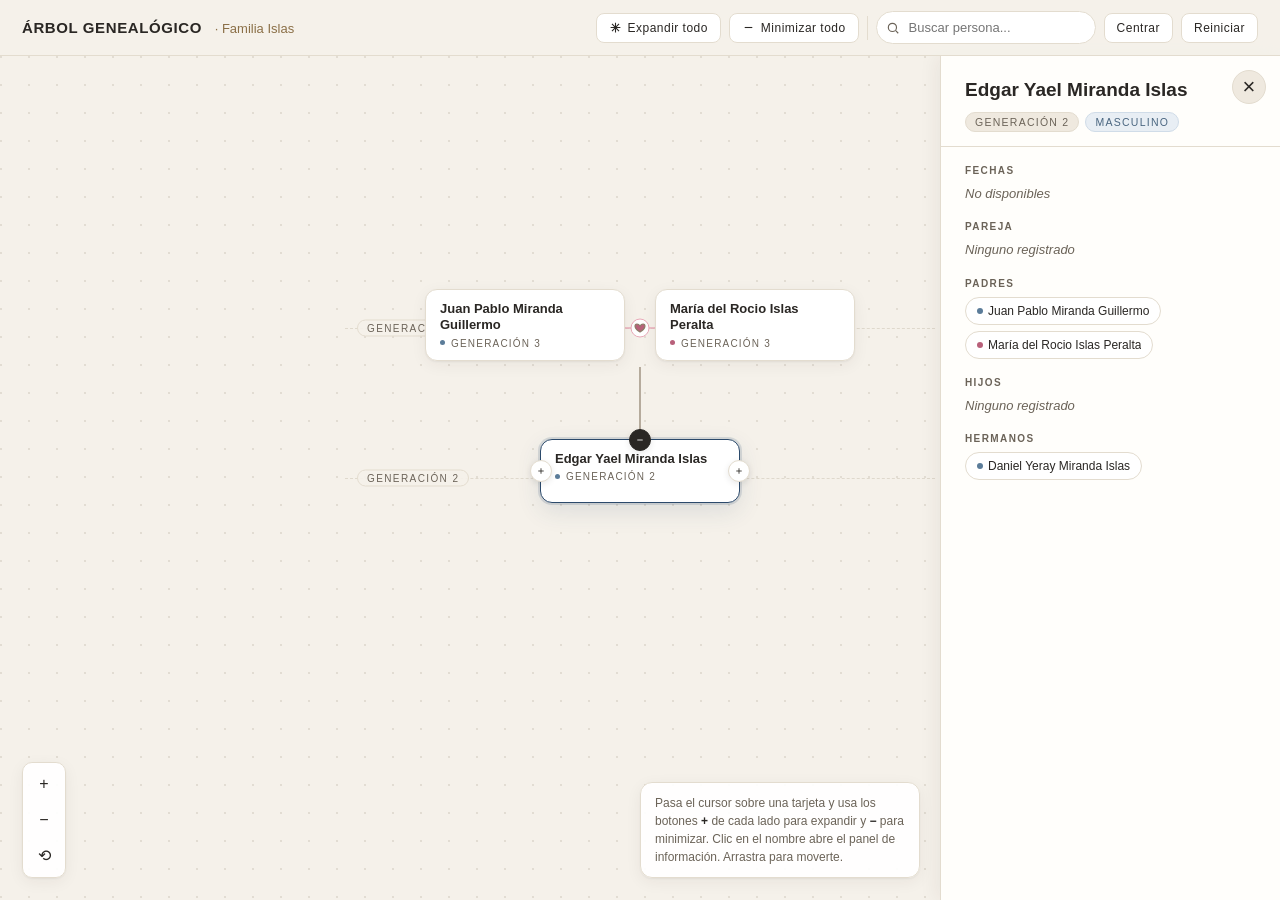
<file: index.html>
<!DOCTYPE html>
<html lang="es">
<head>
<meta charset="UTF-8">
<title>Árbol Genealógico · Familia Islas</title>
<meta name="viewport" content="width=device-width,initial-scale=1,viewport-fit=cover">
<meta name="theme-color" content="#f5f1ea">
<style>
  :root {
    --bg: #f5f1ea;
    --bg-2: #efe9df;
    --ink: #2a2724;
    --ink-soft: #6b6358;
    --line: #c7bca9;
    --line-strong: #8b7d68;
    --card: #ffffff;
    --card-border: #e3dccf;
    --accent: #8b6f47;
    --accent-soft: #c9a878;
    --focus: #2c4a6b;
    --rose: #b8607a;
    --rose-soft: #e8a9b8;
    --shadow: 0 1px 2px rgba(43,39,36,.06), 0 4px 16px rgba(43,39,36,.06);
  }
  * { box-sizing: border-box; -webkit-tap-highlight-color: transparent; }
  html, body { margin:0; padding:0; height:100%; background: var(--bg); color: var(--ink);
    font-family: 'Inter','Helvetica Neue',-apple-system,BlinkMacSystemFont,'Segoe UI',sans-serif;
    -webkit-font-smoothing: antialiased; overflow:hidden;
    overscroll-behavior: none; touch-action: none; }

  header {
    position: fixed; top:0; left:0; right:0; z-index:30;
    display:flex; align-items:center; justify-content:space-between; gap: 12px;
    padding: 12px 22px;
    padding-top: calc(12px + env(safe-area-inset-top, 0px));
    background: rgba(245,241,234,.92);
    backdrop-filter: blur(10px);
    border-bottom: 1px solid var(--card-border);
    height: calc(56px + env(safe-area-inset-top, 0px));
  }
  header h1 {
    margin:0; font-size: 15px; font-weight: 600; letter-spacing: .04em;
    text-transform: uppercase; color: var(--ink); white-space: nowrap;
    flex: 0 1 auto; min-width: 0; overflow: hidden; text-overflow: ellipsis;
  }
  header h1 span { color: var(--accent); font-weight:500; margin-left:8px; letter-spacing:0; text-transform: none; font-size: 13px; }
  .controls { display:flex; align-items:center; gap:8px; flex-wrap: wrap; }
  .divider { width:1px; height:24px; background: var(--card-border); }
  .search-wrap { position: relative; }
  .search-wrap input {
    width: 220px; padding: 8px 12px 8px 32px; border:1px solid var(--card-border);
    background: #fff; border-radius: 999px; font-size: 13px; color: var(--ink);
    outline:none; transition: border-color .15s, box-shadow .15s;
  }
  .search-wrap input:focus { border-color: var(--accent-soft); box-shadow: 0 0 0 3px rgba(201,168,120,.18); }
  .search-wrap svg.icon { position:absolute; left:10px; top:50%; transform:translateY(-50%); width:14px; height:14px; color: var(--ink-soft); }
  .suggestions {
    position:absolute; top: 38px; left:0; right:0; background:#fff;
    border:1px solid var(--card-border); border-radius: 10px; box-shadow: var(--shadow);
    max-height: 320px; overflow:auto; z-index: 40; display:none;
  }
  .suggestions.open { display:block; }
  .suggestions div { padding:8px 12px; font-size:13px; cursor:pointer; }
  .suggestions div:hover, .suggestions div.active { background: var(--bg-2); }
  .suggestions .gen-tag { font-size:10px; color: var(--ink-soft); margin-left:6px; }
  button.btn {
    padding: 7px 12px; font-size:12px; font-weight:500; letter-spacing:.04em;
    background: #fff; color: var(--ink); border:1px solid var(--card-border);
    border-radius: 8px; cursor:pointer; transition: all .15s;
    display:inline-flex; align-items:center; gap:6px; white-space: nowrap;
  }
  button.btn:hover { background: var(--bg-2); border-color: var(--line-strong); }
  button.btn.primary { background: var(--ink); color:#fff; border-color: var(--ink); }
  button.btn.primary:hover { background:#3d3934; }
  button.btn svg { width:13px; height:13px; }

  .menu-btn {
    display: none; width: 40px; height: 40px; border-radius: 10px;
    background: #fff; border: 1px solid var(--card-border); cursor: pointer;
    align-items: center; justify-content: center; padding: 0; color: var(--ink);
    flex-shrink: 0;
  }
  .menu-btn svg { width: 20px; height: 20px; pointer-events: none; }
  .menu-btn:hover, .menu-btn:active { background: var(--bg-2); }
  .menu-backdrop {
    position: fixed; inset: 0; background: rgba(0,0,0,.22); z-index: 25;
    opacity: 0; pointer-events: none; transition: opacity .2s;
  }
  .menu-backdrop.show { opacity: 1; pointer-events: auto; }

  /* Mobile search bar (debajo del header) - oculto en desktop */
  .mobile-search-bar {
    display: none;
    position: fixed; left: 0; right: 0; z-index: 28;
    top: calc(56px + env(safe-area-inset-top, 0px));
    padding: 8px 14px; background: rgba(245,241,234,.92);
    backdrop-filter: blur(10px);
    border-bottom: 1px solid var(--card-border);
    height: 54px;
  }
  .mobile-search-bar .search-wrap { width: 100%; }
  .mobile-search-bar .search-wrap input {
    width: 100%; padding: 9px 12px 9px 34px; font-size: 14px;
  }
  .mobile-search-bar .search-wrap svg.icon { width: 16px; height: 16px; left: 11px; }
  .mobile-search-bar .suggestions { top: 42px; }

  .canvas-host {
    position: absolute; top: calc(56px + env(safe-area-inset-top, 0px)); left: 0; right: 0; bottom: 0;
    overflow: hidden; cursor: grab;
    background-image: radial-gradient(circle at 1px 1px, rgba(139,125,104,.18) 1px, transparent 0);
    background-size: 28px 28px;
    transition: right .25s ease;
  }
  body.panel-open .canvas-host { right: 340px; }
  .canvas-host.panning { cursor: grabbing; }
  .canvas {
    position: absolute; top: 0; left: 0;
    transform-origin: 0 0;
    will-change: transform;
  }
  svg.lines { position:absolute; top:0; left:0; pointer-events:none; overflow: visible; }
  svg.lines path { fill: none; stroke: var(--line-strong); stroke-width: 1.2; }
  svg.lines path.couple { stroke: var(--rose-soft); stroke-width: 1.4; }
  svg.lines path.sibling { stroke: var(--line); stroke-width: 1; stroke-dasharray: 3 3; }
  svg.lines .heart-bg { fill: #fff; stroke: var(--rose-soft); stroke-width: 1; }
  svg.lines .heart    { fill: var(--rose); }

  .gen-rail { position: absolute; top: 0; left: 0; pointer-events: none; }
  .gen-rail .row { position: absolute; left: 0; right: 0; height: 0;
    border-top: 1px dashed rgba(184,173,151,.35); }
  .gen-rail .label {
    position: absolute; left: 12px; padding: 2px 9px;
    font-size: 10px; letter-spacing: .14em; text-transform: uppercase;
    color: var(--ink-soft); background: rgba(245,241,234,.9);
    border: 1px solid var(--card-border); border-radius: 999px;
    transform: translateY(-50%);
  }

  .card {
    position: absolute; width: 200px; min-height: 64px;
    background: var(--card); border: 1px solid var(--card-border);
    border-radius: 12px; box-shadow: var(--shadow);
    padding: 11px 14px;
    transition: box-shadow .2s, transform .25s ease, top .25s ease, left .25s ease, border-color .15s;
  }
  .card:hover { box-shadow: 0 1px 2px rgba(43,39,36,.08), 0 8px 24px rgba(43,39,36,.10); }
  .card.focused { border-color: var(--focus); box-shadow: 0 0 0 2px rgba(44,74,107,.15), 0 8px 24px rgba(44,74,107,.12); }
  .card.selected { border-color: var(--accent); box-shadow: 0 0 0 2px rgba(139,111,71,.15), 0 8px 24px rgba(139,111,71,.10); }
  .card.placeholder { background: #faf7f1; border-style: dashed; opacity: .85; }
  .card .name { font-size: 13px; font-weight: 600; line-height: 1.25; color: var(--ink); word-wrap: break-word; cursor: pointer; }
  .card .meta { margin-top: 4px; font-size: 10px; letter-spacing: .12em; text-transform: uppercase; color: var(--ink-soft); }
  .card .meta .dot { display:inline-block; width:5px; height:5px; border-radius:50%; margin: 0 6px 2px 0; vertical-align: middle; }
  .card[data-sex="M"] .meta .dot { background: #5b7c99; }
  .card[data-sex="F"] .meta .dot { background: var(--rose); }
  .card .meta .dates { margin-left: 8px; color: var(--ink-soft); letter-spacing: .04em; text-transform: none; font-weight:500; font-size: 10.5px; }

  .btn-edge {
    position: absolute; width: 22px; height: 22px; border-radius: 50%;
    background: #fff; color: var(--ink); border: 1px solid var(--card-border);
    display:flex; align-items:center; justify-content:center; cursor: pointer;
    box-shadow: 0 2px 6px rgba(43,39,36,.10);
    opacity: 0; transition: opacity .15s, transform .15s, background .15s, color .15s;
    user-select:none; z-index: 5;
  }
  .btn-edge svg { width: 12px; height: 12px; pointer-events:none; }
  .btn-edge:hover { background: var(--ink); color:#fff; border-color: var(--ink); transform: scale(1.08); }
  .card:hover .btn-edge, .card.focused .btn-edge, .card.selected .btn-edge { opacity: 1; }
  .btn-edge.minus { background: var(--ink); color:#fff; border-color: var(--ink); }
  .btn-edge.minus:hover { background: var(--accent); border-color: var(--accent); }
  .btn-up    { top: -11px; left: 50%; transform: translateX(-50%); }
  .btn-down  { bottom: -11px; left: 50%; transform: translateX(-50%); }
  .btn-left  { left: -11px; top: 50%; transform: translateY(-50%); }
  .btn-right { right: -11px; top: 50%; transform: translateY(-50%); }
  .btn-edge.btn-up:hover    { transform: translateX(-50%) scale(1.08); }
  .btn-edge.btn-down:hover  { transform: translateX(-50%) scale(1.08); }
  .btn-edge.btn-left:hover  { transform: translateY(-50%) scale(1.08); }
  .btn-edge.btn-right:hover { transform: translateY(-50%) scale(1.08); }

  .empty-hint {
    position: fixed; bottom: 22px; right: 22px; max-width: 280px;
    background: rgba(255,255,255,.92); border: 1px solid var(--card-border);
    border-radius: 12px; padding: 11px 14px; font-size: 12px; color: var(--ink-soft);
    box-shadow: var(--shadow); line-height: 1.5; z-index: 5;
    transition: right .25s ease;
  }
  body.panel-open .empty-hint { right: 360px; }
  .empty-hint b { color: var(--ink); font-weight:600; }
  .empty-hint .key { display:inline-block; padding: 1px 6px; border-radius:4px; background: var(--bg-2); border:1px solid var(--card-border); font-family: ui-monospace,monospace; font-size: 10.5px; color: var(--ink); }

  .zoom-controls {
    position: fixed; bottom: 22px; left: 22px;
    display:flex; flex-direction:column; gap:6px;
    background: rgba(255,255,255,.92); border:1px solid var(--card-border);
    border-radius: 10px; padding: 6px; box-shadow: var(--shadow); z-index: 5;
  }
  .zoom-controls button {
    width: 30px; height: 30px; background: transparent; border: none;
    border-radius: 6px; font-size: 16px; line-height:1; color: var(--ink);
    cursor: pointer; display:flex; align-items:center; justify-content:center;
  }
  .zoom-controls button:hover, .zoom-controls button:active { background: var(--bg-2); }

  .side-panel {
    position: fixed; top: calc(56px + env(safe-area-inset-top, 0px)); right: 0; bottom: 0;
    width: 340px; z-index: 20;
    background: #fffefb; border-left: 1px solid var(--card-border);
    box-shadow: -4px 0 18px rgba(43,39,36,.06);
    transform: translateX(100%); transition: transform .25s ease;
    display: flex; flex-direction: column;
  }
  body.panel-open .side-panel { transform: translateX(0); }
  .side-panel .close {
    position: absolute; top: 14px; right: 14px; width: 34px; height: 34px;
    border: 1px solid var(--card-border); background: var(--bg-2);
    font-size: 22px; line-height: 1; color: var(--ink);
    border-radius: 50%; cursor: pointer;
    display: flex; align-items: center; justify-content: center;
    transition: all .15s;
  }
  .side-panel .close:hover { background: var(--card-border); transform: scale(1.04); }
  .side-panel .panel-header { padding: 22px 24px 14px; border-bottom: 1px solid var(--card-border); position: relative; }
  .side-panel .panel-name { margin: 0; font-size: 19px; font-weight: 600; line-height: 1.25; color: var(--ink); padding-right: 50px; }
  .side-panel .panel-tags { margin-top: 10px; display:flex; flex-wrap: wrap; gap: 6px; }
  .side-panel .tag {
    font-size: 10.5px; letter-spacing: .12em; text-transform: uppercase;
    color: var(--ink-soft); padding: 3px 9px; border-radius: 999px;
    background: var(--bg-2); border: 1px solid var(--card-border);
  }
  .side-panel .tag.gender-M { color: #4a6680; background: #e8eef4; border-color: #d0dce8; }
  .side-panel .tag.gender-F { color: var(--rose); background: #f8e9ee; border-color: #f0d4dc; }
  .side-panel .panel-body { padding: 18px 24px 28px; overflow-y: auto; flex: 1; -webkit-overflow-scrolling: touch; }
  .side-panel .section { margin-bottom: 18px; }
  .side-panel .section-title {
    font-size: 10px; letter-spacing: .14em; text-transform: uppercase;
    color: var(--ink-soft); margin-bottom: 8px; font-weight: 600;
  }
  .side-panel .value { font-size: 13px; color: var(--ink); line-height: 1.5; }
  .side-panel .value.muted { color: var(--ink-soft); font-style: italic; }
  .side-panel .chips { display:flex; flex-wrap: wrap; gap: 6px; }
  .side-panel .chip {
    display:inline-flex; align-items:center; gap: 5px;
    font-size: 12px; padding: 6px 11px; border-radius: 999px;
    background: #fff; border: 1px solid var(--card-border); color: var(--ink);
    cursor: pointer; transition: all .15s; max-width: 100%;
  }
  .side-panel .chip:hover, .side-panel .chip:active { border-color: var(--accent-soft); background: var(--bg-2); }
  .side-panel .chip.placeholder { opacity: .65; font-style: italic; }
  .side-panel .chip .sex-dot { width:6px; height:6px; border-radius:50%; flex-shrink:0; }
  .side-panel .chip .sex-dot.M { background: #5b7c99; }
  .side-panel .chip .sex-dot.F { background: var(--rose); }
  .side-panel .chip .name-text { white-space: nowrap; overflow:hidden; text-overflow: ellipsis; max-width: 230px; }

  @media (max-width: 720px) {
    :root {
      --mobile-header-h: calc(106px + env(safe-area-inset-top, 0px));
      --mobile-search-h: 58px;
      --mobile-menu-h: 238px;
    }

    header {
      padding: 10px 14px;
      padding-top: calc(10px + env(safe-area-inset-top, 0px));
      height: var(--mobile-header-h);
      display: flex;
      flex-direction: column;
      align-items: stretch;
      justify-content: flex-start;
      gap: 8px;
    }
    header h1 {
      width: 100%; flex: 0 0 auto; min-width: 0;
      font-size: 13px; letter-spacing: .03em; line-height: 1.25;
      text-align: center; white-space: normal; overflow: visible; text-overflow: clip;
    }
    header h1 span { display: block; margin-left: 0; margin-top: 2px; color: var(--accent); font-size: 11px; }
    .menu-btn {
      display: inline-flex; width: 100%; height: 42px; gap: 8px;
      border-radius: 12px; font-size: 13px; font-weight: 600;
      letter-spacing: .04em; text-transform: uppercase;
    }
    .menu-btn::after { content: "Opciones"; }
    .divider { display: none; }

    /* Ocultamos el buscador de escritorio porque hay una barra dedicada abajo */
    #search-wrap-desktop { display: none; }
    .mobile-search-bar {
      display: block;
      top: var(--mobile-header-h);
      height: var(--mobile-search-h);
    }

    /* Canvas comienza debajo del título/botón + barra de búsqueda móvil */
    .canvas-host { top: calc(var(--mobile-header-h) + var(--mobile-search-h)); }

    /* Drawer del menú: aparece debajo del botón de opciones y arriba del buscador */
    .controls {
      position: fixed; right: 0; left: 0; z-index: 35;
      top: var(--mobile-header-h);
      display: flex; flex-direction: column; align-items: stretch; gap: 10px;
      background: #fff; padding: 14px;
      border-bottom: 1px solid var(--card-border);
      box-shadow: 0 10px 24px rgba(43,39,36,.10);
      transform: translateY(-120%); transition: transform .22s ease;
      max-height: calc(100dvh - var(--mobile-header-h) - var(--mobile-search-h));
      overflow-y: auto;
    }
    .controls.open { transform: translateY(0); }
    body.menu-open .mobile-search-bar { top: calc(var(--mobile-header-h) + var(--mobile-menu-h)); }
    body.menu-open .canvas-host { top: calc(var(--mobile-header-h) + var(--mobile-menu-h) + var(--mobile-search-h)); }
    .controls .btn { justify-content: center; padding: 12px 14px; font-size: 14px; width: 100%; }
    .controls .btn svg { width: 16px; height: 16px; }

    .empty-hint { display: none; }

    /* Panel como bottom sheet */
    .side-panel {
      top: auto; right: 0; left: 0; bottom: 0;
      width: 100%; height: 78vh; max-height: 78vh;
      border-left: none; border-top: 1px solid var(--card-border);
      border-radius: 18px 18px 0 0;
      box-shadow: 0 -8px 30px rgba(43,39,36,.18);
      transform: translateY(100%);
      z-index: 45;
    }
    body.panel-open .side-panel { transform: translateY(0); }
    body.panel-open .canvas-host { right: 0; }
    .side-panel .panel-header { padding: 28px 22px 14px; }
    .side-panel .panel-name { padding-right: 56px; font-size: 18px; }
    .side-panel .close {
      top: 18px; right: 18px; width: 40px; height: 40px;
      background: var(--bg-2); border-radius: 50%; font-size: 24px;
      box-shadow: 0 2px 6px rgba(43,39,36,.08);
    }
    .side-panel::before {
      content: ""; position: absolute; top: 8px; left: 50%;
      transform: translateX(-50%); width: 44px; height: 4px;
      border-radius: 999px; background: var(--card-border);
    }

    .zoom-controls { bottom: 16px; left: 16px; padding: 4px; }
    .zoom-controls button { width: 38px; height: 38px; font-size: 18px; }

    .card { width: 190px; }
    .btn-edge { width: 26px; height: 26px; opacity: 1; }
    .btn-edge svg { width: 13px; height: 13px; }
  }

  @media (max-width: 720px) and (orientation: landscape) {
    :root { --mobile-header-h: calc(90px + env(safe-area-inset-top, 0px)); --mobile-menu-h: 220px; }
    header h1 { font-size: 12px; }
    .menu-btn { height: 38px; }
    .side-panel { height: 90vh; max-height: 90vh; }
  }
</style>
</head>
<body>

<header>
  <h1>Árbol Genealógico <span>·  Familia Islas</span></h1>
  <div class="controls" id="controls">
    <button class="btn" id="btn-expand-all" title="Expandir todo el árbol">
      <svg viewBox="0 0 24 24" fill="none" stroke="currentColor" stroke-width="2"><path d="M3 12h18M12 3v18M5.5 5.5l13 13M18.5 5.5l-13 13"/></svg>
      Expandir todo
    </button>
    <button class="btn" id="btn-collapse-all" title="Colapsar todo">
      <svg viewBox="0 0 24 24" fill="none" stroke="currentColor" stroke-width="2"><path d="M5 12h14"/></svg>
      Minimizar todo
    </button>
    <div class="divider"></div>
    <div class="search-wrap" id="search-wrap-desktop">
      <svg class="icon" viewBox="0 0 24 24" fill="none" stroke="currentColor" stroke-width="2"><circle cx="11" cy="11" r="7"/><path d="M21 21l-4.35-4.35"/></svg>
      <input id="search" type="text" placeholder="Buscar persona..." autocomplete="off">
      <div id="suggestions" class="suggestions"></div>
    </div>
    <button class="btn" id="btn-fit">Centrar</button>
    <button class="btn" id="btn-reset">Reiniciar</button>
  </div>
  <button class="menu-btn" id="menu-btn" aria-label="Abrir menú" aria-expanded="false">
    <svg viewBox="0 0 24 24" fill="none" stroke="currentColor" stroke-width="2" stroke-linecap="round"><path d="M4 6h16M4 12h16M4 18h16"/></svg>
  </button>
</header>
<div class="mobile-search-bar" id="mobile-search-bar">
  <div class="search-wrap">
    <svg class="icon" viewBox="0 0 24 24" fill="none" stroke="currentColor" stroke-width="2"><circle cx="11" cy="11" r="7"/><path d="M21 21l-4.35-4.35"/></svg>
    <input id="search-m" type="text" placeholder="Buscar persona..." autocomplete="off">
    <div id="suggestions-m" class="suggestions"></div>
  </div>
</div>
<div class="menu-backdrop" id="menu-backdrop"></div>

<div id="canvas-host" class="canvas-host">
  <div id="canvas" class="canvas">
    <div id="rail" class="gen-rail"></div>
    <svg id="lines" class="lines"></svg>
    <div id="cards"></div>
  </div>
</div>

<div class="zoom-controls">
  <button id="zoom-in" title="Acercar">+</button>
  <button id="zoom-out" title="Alejar">−</button>
  <button id="zoom-reset" title="Restablecer">⟲</button>
</div>

<div class="empty-hint">
  Pasa el cursor sobre una tarjeta y usa los botones <b>+</b> de cada lado para expandir y <b>−</b> para minimizar. Clic en el nombre abre el panel de información. Arrastra para moverte.
</div>

<aside class="side-panel" id="panel">
  <div class="panel-header">
    <button class="close" id="panel-close" aria-label="Cerrar panel">×</button>
    <h2 class="panel-name" id="panel-name">—</h2>
    <div class="panel-tags" id="panel-tags"></div>
  </div>
  <div class="panel-body">
    <div class="section">
      <div class="section-title">Fechas</div>
      <div id="panel-dates" class="value muted">No disponibles</div>
    </div>
    <div class="section"><div class="section-title">Pareja</div><div id="panel-pareja" class="chips"></div></div>
    <div class="section"><div class="section-title">Padres</div><div id="panel-padres" class="chips"></div></div>
    <div class="section"><div class="section-title">Hijos</div><div id="panel-hijos" class="chips"></div></div>
    <div class="section"><div class="section-title">Hermanos</div><div id="panel-hermanos" class="chips"></div></div>
  </div>
</aside>

<script>
const PEOPLE = {"Anjeni Miranda": {"g": 1, "p": [], "h": [], "c": [], "pa": ["Argenin Amayelis Miranda Rojo", "José"], "s": "F"}, "Gerardo Martínez Méndez": {"g": 1, "p": [], "h": [], "c": [], "pa": ["Beatriz Méndez Islas", "Rodolfo Martínez Sánchez"], "s": "M"}, "Ana Sofía Ontiveros Peralta": {"g": 2, "p": [], "h": ["Diego Ontiveros Peralta"], "c": [], "pa": ["Ana Guadalupe Peralta Sánchez", "Antonio Ontiveros"], "s": "F"}, "Angel Fernando Cardeña Islas": {"g": 2, "p": [], "h": ["Maria Magdalena Cardeña Islas", "Pedro Martin Cardeña Islas", "Ricardo Alberto Cardeña Islas"], "c": [], "pa": ["Demetrio Felipe Cardeña Sosa", "Susana Islas Limón"], "s": "M"}, "Argenin Amayelis Miranda Rojo": {"g": 2, "p": ["José"], "h": [], "c": ["Anjeni Miranda"], "pa": ["Enrique Rojo", "Magdalena Miranda Guillermo"], "s": "F"}, "Beatriz Méndez Islas": {"g": 2, "p": ["Rodolfo Martínez Sánchez"], "h": ["Rubén Román Méndez Islas"], "c": ["Gerardo Martínez Méndez"], "pa": ["Abraham Méndez Villagómez", "María Guadalupe Islas Peralta"], "s": "F"}, "Bianca Peralta Gómez": {"g": 2, "p": [], "h": ["Gibran Peralta Gómez", "Patricia Peralta Gómez"], "c": [], "pa": ["Francisco Javier Peralta Torres", "Sará Gómez"], "s": "F"}, "Catalina Peralta Pedraza": {"g": 2, "p": [], "h": [], "c": [], "pa": ["Ricardo Peralta Torres", "Rosa Pedraza"], "s": "F"}, "César Eduardo Godínez Islas": {"g": 2, "p": [], "h": ["Moisés Gilberto Godínez Islas", "Sergio Roman Godínez Islas"], "c": [], "pa": ["Ambrocio Godínez Gonzáles", "Lucia Emma Islas Peralta"], "s": "M"}, "Claudia Peralta": {"g": 2, "p": [], "h": ["Ricardo Peralta"], "c": [], "pa": ["Lusy", "Miguel Ángel Peralta Torres"], "s": "F"}, "Daniel Yeray Miranda Islas": {"g": 2, "p": [], "h": ["Edgar Yael Miranda Islas"], "c": [], "pa": ["Juan Pablo Miranda Guillermo", "María del Rocio Islas Peralta"], "s": "M"}, "Diego Ontiveros Peralta": {"g": 2, "p": [], "h": ["Ana Sofía Ontiveros Peralta"], "c": [], "pa": ["Ana Guadalupe Peralta Sánchez", "Antonio Ontiveros"], "s": "M"}, "Edgar Yael Miranda Islas": {"g": 2, "p": [], "h": ["Daniel Yeray Miranda Islas"], "c": [], "pa": ["Juan Pablo Miranda Guillermo", "María del Rocio Islas Peralta"], "s": "M"}, "Eduardo Peralta": {"g": 2, "p": [], "h": ["Adriana Peralta", "Monserrat Peralta"], "c": [], "pa": ["Andrés Peralta Sánchez", "Liliana"], "s": "M"}, "Elena Miranda Ortengren": {"g": 2, "p": [], "h": [], "c": [], "pa": ["Anne Ortengren", "Ernesto Rafael Miranda Guillermo"], "s": "F"}, "Emmanuel Peralta": {"g": 2, "p": [], "h": ["Fernando J. Peralta"], "c": [], "pa": ["Dulce", "Fernando Peralta Sánchez"], "s": "M"}, "Ethel Patricia Islas Villagómez": {"g": 2, "p": [], "h": ["Noé Humberto Islas Villagómez"], "c": [], "pa": ["Ethel Patricia Villagómez Aragón", "Jose Humberto Roman Islas Peralta"], "s": "F"}, "Fernando J. Peralta": {"g": 2, "p": [], "h": ["Emmanuel Peralta"], "c": [], "pa": ["Dulce", "Fernando Peralta Sánchez"], "s": "M"}, "Gibran Peralta Gómez": {"g": 2, "p": [], "h": ["Bianca Peralta Gómez", "Patricia Peralta Gómez"], "c": [], "pa": ["Francisco Javier Peralta Torres", "Sará Gómez"], "s": "M"}, "Hijo Peralta": {"g": 2, "p": [], "h": [], "c": [], "pa": ["Gabriela", "José Antonio Peralta Torres"], "s": "M"}, "Jennifer A.": {"g": 2, "p": [], "h": ["Karla A Flores Peralta", "Leslie Andrea"], "c": [], "pa": ["Carlos Flores", "Herlinda Peralta Sánchez"], "s": "F"}, "José": {"g": 2, "p": ["Argenin Amayelis Miranda Rojo"], "h": [], "c": ["Anjeni Miranda"], "pa": [], "s": "M"}, "Karla A Flores Peralta": {"g": 2, "p": [], "h": ["Jennifer A.", "Leslie Andrea"], "c": [], "pa": ["Carlos Flores", "Herlinda Peralta Sánchez"], "s": "F"}, "Leslie Andrea": {"g": 2, "p": [], "h": ["Jennifer A.", "Karla A Flores Peralta"], "c": [], "pa": ["Carlos Flores", "Herlinda Peralta Sánchez"], "s": "F"}, "Maria Magdalena Cardeña Islas": {"g": 2, "p": [], "h": ["Angel Fernando Cardeña Islas", "Pedro Martin Cardeña Islas", "Ricardo Alberto Cardeña Islas"], "c": [], "pa": ["Demetrio Felipe Cardeña Sosa", "Susana Islas Limón"], "s": "F"}, "Moisés Gilberto Godínez Islas": {"g": 2, "p": [], "h": ["César Eduardo Godínez Islas", "Sergio Roman Godínez Islas"], "c": [], "pa": ["Ambrocio Godínez Gonzáles", "Lucia Emma Islas Peralta"], "s": "M"}, "Monserrat Peralta": {"g": 2, "p": [], "h": ["Adriana Peralta", "Eduardo Peralta"], "c": [], "pa": ["Andrés Peralta Sánchez", "Liliana"], "s": "F"}, "Noé Humberto Islas Villagómez": {"g": 2, "p": [], "h": ["Ethel Patricia Islas Villagómez"], "c": [], "pa": ["Ethel Patricia Villagómez Aragón", "Jose Humberto Roman Islas Peralta"], "s": "M"}, "Patricia Peralta Gómez": {"g": 2, "p": [], "h": ["Bianca Peralta Gómez", "Gibran Peralta Gómez"], "c": [], "pa": ["Francisco Javier Peralta Torres", "Sará Gómez"], "s": "F"}, "Pedro Martin Cardeña Islas": {"g": 2, "p": [], "h": ["Angel Fernando Cardeña Islas", "Maria Magdalena Cardeña Islas", "Ricardo Alberto Cardeña Islas"], "c": [], "pa": ["Demetrio Felipe Cardeña Sosa", "Susana Islas Limón"], "s": "M"}, "Ricardo Alberto Cardeña Islas": {"g": 2, "p": [], "h": ["Angel Fernando Cardeña Islas", "Maria Magdalena Cardeña Islas", "Pedro Martin Cardeña Islas"], "c": [], "pa": ["Demetrio Felipe Cardeña Sosa", "Susana Islas Limón"], "s": "M"}, "Ricardo Peralta": {"g": 2, "p": [], "h": ["Claudia Peralta"], "c": [], "pa": ["Lusy", "Miguel Ángel Peralta Torres"], "s": "M"}, "Rodolfo Martínez Sánchez": {"g": 2, "p": ["Beatriz Méndez Islas"], "h": [], "c": ["Gerardo Martínez Méndez"], "pa": [], "s": "M"}, "Rubén Román Méndez Islas": {"g": 2, "p": [], "h": ["Beatriz Méndez Islas"], "c": [], "pa": ["Abraham Méndez Villagómez", "María Guadalupe Islas Peralta"], "s": "M"}, "Sergio Roman Godínez Islas": {"g": 2, "p": [], "h": ["César Eduardo Godínez Islas", "Moisés Gilberto Godínez Islas"], "c": [], "pa": ["Ambrocio Godínez Gonzáles", "Lucia Emma Islas Peralta"], "s": "M"}, "Abraham Méndez Villagómez": {"g": 3, "p": ["María Guadalupe Islas Peralta"], "h": [], "c": ["Beatriz Méndez Islas", "Rubén Román Méndez Islas"], "pa": [], "s": "M"}, "Adriana Peralta": {"g": 3, "p": [], "h": ["Eduardo Peralta", "Luis Peralta", "Monserrat Peralta"], "c": [], "pa": ["Amparo", "Andrés Peralta Sánchez", "Liliana", "Teodoro Peralta Rojas"], "s": "F"}, "Ambrocio Godínez Gonzáles": {"g": 3, "p": ["Lucia Emma Islas Peralta"], "h": [], "c": ["César Eduardo Godínez Islas", "Moisés Gilberto Godínez Islas", "Sergio Roman Godínez Islas"], "pa": [], "s": "M"}, "Ana Guadalupe Peralta Sánchez": {"g": 3, "p": ["Antonio Ontiveros"], "h": ["Andrés Peralta Sánchez", "Fernando Peralta Sánchez", "Herlinda Peralta Sánchez", "Jesús Peralta Sánchez", "José Luis Peralta Sánchez", "María Ángeles Peralta Sánchez", "Monserrat Peralta Sánchez"], "c": ["Ana Sofía Ontiveros Peralta", "Diego Ontiveros Peralta"], "pa": ["Jesus Peralta Rojas", "María Elena Sánchez"], "s": "F"}, "Andrea": {"g": 3, "p": [], "h": ["Enrique", "Miguel", "Oscar", "Susy"], "c": [], "pa": ["Enrique Franco", "Meche Guillermo Jiménez"], "s": "F"}, "Andrés Peralta Sánchez": {"g": 3, "p": ["Liliana"], "h": ["Ana Guadalupe Peralta Sánchez", "Fernando Peralta Sánchez", "Herlinda Peralta Sánchez", "Jesús Peralta Sánchez", "José Luis Peralta Sánchez", "María Ángeles Peralta Sánchez", "Monserrat Peralta Sánchez"], "c": ["Adriana Peralta", "Eduardo Peralta", "Monserrat Peralta"], "pa": ["Jesus Peralta Rojas", "María Elena Sánchez"], "s": "M"}, "Anne Ortengren": {"g": 3, "p": ["Ernesto Rafael Miranda Guillermo"], "h": [], "c": ["Elena Miranda Ortengren"], "pa": [], "s": "F"}, "Antonio Ontiveros": {"g": 3, "p": ["Ana Guadalupe Peralta Sánchez"], "h": [], "c": ["Ana Sofía Ontiveros Peralta", "Diego Ontiveros Peralta"], "pa": [], "s": "M"}, "Arturo Peralta Torres": {"g": 3, "p": [], "h": ["Francisco Javier Peralta Torres", "José Antonio Peralta Torres", "Lorenso Peralta Torres", "Luis Gabriel Peralta Torres", "Miguel Ángel Peralta Torres", "Ricardo Peralta Torres"], "c": [], "pa": ["Catalina Torres", "Ricardo Peralta Rojas"], "s": "M"}, "Carlos Flores": {"g": 3, "p": ["Herlinda Peralta Sánchez"], "h": [], "c": ["Jennifer A.", "Karla A Flores Peralta", "Leslie Andrea"], "pa": [], "s": "M"}, "Chelo": {"g": 3, "p": [], "h": ["Facundo"], "c": [], "pa": ["Facundo", "Lucha Guillermo Jiménez"], "s": "F"}, "David Peralta Gudiño": {"g": 3, "p": [], "h": ["Elena Peralta Gudiño", "Federico Peralta Gudiño", "Isabel Peralta Gudiño", "Julian Peralta Gudiño", "Nicolas Peralta Gudiño", "Santiago Peralta Gudiño", "Tereza Peralta Gudiño", "Verónica Peralta Gudiño", "Víctor Peralta Gudiño"], "c": [], "pa": ["Federico Peralta Rojas", "Graciela Gudiño"], "s": "M"}, "Demetrio Felipe Cardeña Sosa": {"g": 3, "p": ["Susana Islas Limón"], "h": [], "c": ["Angel Fernando Cardeña Islas", "Maria Magdalena Cardeña Islas", "Pedro Martin Cardeña Islas", "Ricardo Alberto Cardeña Islas"], "pa": [], "s": "M"}, "Dulce": {"g": 3, "p": ["Fernando Peralta Sánchez"], "h": [], "c": ["Emmanuel Peralta", "Fernando J. Peralta"], "pa": [], "s": "F"}, "Eduardo Islas Limón": {"g": 3, "p": [], "h": ["Gerardo Islas Limón", "Manuel Islas Limón", "Susana Islas Limón"], "c": [], "pa": ["Aurelio Islas Bautista", "Petra Limón González"], "s": "M"}, "Elena Peralta Gudiño": {"g": 3, "p": [], "h": ["David Peralta Gudiño", "Federico Peralta Gudiño", "Isabel Peralta Gudiño", "Julian Peralta Gudiño", "Nicolas Peralta Gudiño", "Santiago Peralta Gudiño", "Tereza Peralta Gudiño", "Verónica Peralta Gudiño", "Víctor Peralta Gudiño"], "c": [], "pa": ["Federico Peralta Rojas", "Graciela Gudiño"], "s": "F"}, "Enrique": {"g": 3, "p": [], "h": ["Andrea", "Miguel", "Oscar", "Susy"], "c": [], "pa": ["Enrique Franco", "Meche Guillermo Jiménez"], "s": "M"}, "Enrique Rojo": {"g": 3, "p": ["Magdalena Miranda Guillermo"], "h": [], "c": ["Argenin Amayelis Miranda Rojo"], "pa": [], "s": "M"}, "Ernesto Rafael Miranda Guillermo": {"g": 3, "p": ["Anne Ortengren"], "h": ["José Antonio Miranda Guillermo", "Juan Pablo Miranda Guillermo", "Magdalena Miranda Guillermo"], "c": ["Elena Miranda Ortengren"], "pa": ["Antonio Miranda Valverde", "Elena Guillermo Jiménez"], "s": "M"}, "Ethel Patricia Villagómez Aragón": {"g": 3, "p": ["Jose Humberto Roman Islas Peralta"], "h": [], "c": ["Ethel Patricia Islas Villagómez", "Noé Humberto Islas Villagómez"], "pa": [], "s": "F"}, "Federico Peralta Gudiño": {"g": 3, "p": [], "h": ["David Peralta Gudiño", "Elena Peralta Gudiño", "Isabel Peralta Gudiño", "Julian Peralta Gudiño", "Nicolas Peralta Gudiño", "Santiago Peralta Gudiño", "Tereza Peralta Gudiño", "Verónica Peralta Gudiño", "Víctor Peralta Gudiño"], "c": [], "pa": ["Federico Peralta Rojas", "Graciela Gudiño"], "s": "M"}, "Fernando Peralta Sánchez": {"g": 3, "p": ["Dulce"], "h": ["Ana Guadalupe Peralta Sánchez", "Andrés Peralta Sánchez", "Herlinda Peralta Sánchez", "Jesús Peralta Sánchez", "José Luis Peralta Sánchez", "María Ángeles Peralta Sánchez", "Monserrat Peralta Sánchez"], "c": ["Emmanuel Peralta", "Fernando J. Peralta"], "pa": ["Jesus Peralta Rojas", "María Elena Sánchez"], "s": "M"}, "Francisco Javier Miranda Villeda": {"g": 3, "p": [], "h": ["Guadalupe Miranda Villeda", "María del Consuelo Miranda Villeda", "Minerva Miranda Villeda"], "c": [], "pa": ["Bulmaro Miranda Valverde", "Conrrada Villeda"], "s": "M"}, "Francisco Javier Peralta Torres": {"g": 3, "p": ["Sará Gómez"], "h": ["Arturo Peralta Torres", "José Antonio Peralta Torres", "Lorenso Peralta Torres", "Luis Gabriel Peralta Torres", "Miguel Ángel Peralta Torres", "Ricardo Peralta Torres"], "c": ["Bianca Peralta Gómez", "Gibran Peralta Gómez", "Patricia Peralta Gómez"], "pa": ["Catalina Torres", "Ricardo Peralta Rojas"], "s": "M"}, "Gabriela": {"g": 3, "p": ["José Antonio Peralta Torres"], "h": [], "c": ["Hijo Peralta"], "pa": [], "s": "F"}, "Gerardo Islas Limón": {"g": 3, "p": [], "h": ["Eduardo Islas Limón", "Manuel Islas Limón", "Susana Islas Limón"], "c": [], "pa": ["Aurelio Islas Bautista", "Petra Limón González"], "s": "M"}, "Guadalupe Miranda Villeda": {"g": 3, "p": [], "h": ["Francisco Javier Miranda Villeda", "María del Consuelo Miranda Villeda", "Minerva Miranda Villeda"], "c": [], "pa": ["Bulmaro Miranda Valverde", "Conrrada Villeda"], "s": "F"}, "Herlinda Peralta Sánchez": {"g": 3, "p": ["Carlos Flores"], "h": ["Ana Guadalupe Peralta Sánchez", "Andrés Peralta Sánchez", "Fernando Peralta Sánchez", "Jesús Peralta Sánchez", "José Luis Peralta Sánchez", "María Ángeles Peralta Sánchez", "Monserrat Peralta Sánchez"], "c": ["Jennifer A.", "Karla A Flores Peralta", "Leslie Andrea"], "pa": ["Jesus Peralta Rojas", "María Elena Sánchez"], "s": "F"}, "Inés": {"g": 3, "p": ["José Antonio Miranda Guillermo"], "h": [], "c": [], "pa": [], "s": "F"}, "Isabel": {"g": 3, "p": ["Lorenso Peralta Torres"], "h": [], "c": [], "pa": [], "s": "F"}, "Isabel Peralta Gudiño": {"g": 3, "p": [], "h": ["David Peralta Gudiño", "Elena Peralta Gudiño", "Federico Peralta Gudiño", "Julian Peralta Gudiño", "Nicolas Peralta Gudiño", "Santiago Peralta Gudiño", "Tereza Peralta Gudiño", "Verónica Peralta Gudiño", "Víctor Peralta Gudiño"], "c": [], "pa": ["Federico Peralta Rojas", "Graciela Gudiño"], "s": "F"}, "Jesús Peralta Sánchez": {"g": 3, "p": [], "h": ["Ana Guadalupe Peralta Sánchez", "Andrés Peralta Sánchez", "Fernando Peralta Sánchez", "Herlinda Peralta Sánchez", "José Luis Peralta Sánchez", "María Ángeles Peralta Sánchez", "Monserrat Peralta Sánchez"], "c": [], "pa": ["Jesus Peralta Rojas", "María Elena Sánchez"], "s": "M"}, "José Antonio Miranda Guillermo": {"g": 3, "p": ["Inés"], "h": ["Ernesto Rafael Miranda Guillermo", "Juan Pablo Miranda Guillermo", "Magdalena Miranda Guillermo"], "c": [], "pa": ["Antonio Miranda Valverde", "Elena Guillermo Jiménez"], "s": "M"}, "José Antonio Peralta Torres": {"g": 3, "p": ["Gabriela"], "h": ["Arturo Peralta Torres", "Francisco Javier Peralta Torres", "Lorenso Peralta Torres", "Luis Gabriel Peralta Torres", "Miguel Ángel Peralta Torres", "Ricardo Peralta Torres"], "c": ["Hijo Peralta"], "pa": ["Catalina Torres", "Ricardo Peralta Rojas"], "s": "M"}, "Jose Benito Roberto Islas Peralta": {"g": 3, "p": [], "h": ["Jose Humberto Roman Islas Peralta", "Jose Islas Peralta", "Jose Román Emiliano Islas Peralta", "Lucia Emma Islas Peralta", "María del Rocio Islas Peralta", "María Guadalupe Islas Peralta", "Noé Teodóro Islas Peralta"], "c": [], "pa": ["Guadalupe Peralta Rojas", "Roman Islas Bautista"], "s": "M"}, "Jose Humberto Roman Islas Peralta": {"g": 3, "p": ["Ethel Patricia Villagómez Aragón"], "h": ["Jose Benito Roberto Islas Peralta", "Jose Islas Peralta", "Jose Román Emiliano Islas Peralta", "Lucia Emma Islas Peralta", "María del Rocio Islas Peralta", "María Guadalupe Islas Peralta", "Noé Teodóro Islas Peralta"], "c": ["Ethel Patricia Islas Villagómez", "Noé Humberto Islas Villagómez"], "pa": ["Guadalupe Peralta Rojas", "Roman Islas Bautista"], "s": "M"}, "Jose Islas Peralta": {"g": 3, "p": [], "h": ["Jose Benito Roberto Islas Peralta", "Jose Humberto Roman Islas Peralta", "Jose Román Emiliano Islas Peralta", "Lucia Emma Islas Peralta", "María del Rocio Islas Peralta", "María Guadalupe Islas Peralta", "Noé Teodóro Islas Peralta"], "c": [], "pa": ["Guadalupe Peralta Rojas", "Roman Islas Bautista"], "s": "M"}, "José Luis Peralta Sánchez": {"g": 3, "p": [], "h": ["Ana Guadalupe Peralta Sánchez", "Andrés Peralta Sánchez", "Fernando Peralta Sánchez", "Herlinda Peralta Sánchez", "Jesús Peralta Sánchez", "María Ángeles Peralta Sánchez", "Monserrat Peralta Sánchez"], "c": [], "pa": ["Jesus Peralta Rojas", "María Elena Sánchez"], "s": "M"}, "Jose Román Emiliano Islas Peralta": {"g": 3, "p": [], "h": ["Jose Benito Roberto Islas Peralta", "Jose Humberto Roman Islas Peralta", "Jose Islas Peralta", "Lucia Emma Islas Peralta", "María del Rocio Islas Peralta", "María Guadalupe Islas Peralta", "Noé Teodóro Islas Peralta"], "c": [], "pa": ["Guadalupe Peralta Rojas", "Roman Islas Bautista"], "s": "M"}, "Juan Pablo Miranda Guillermo": {"g": 3, "p": ["María del Rocio Islas Peralta"], "h": ["Ernesto Rafael Miranda Guillermo", "José Antonio Miranda Guillermo", "Magdalena Miranda Guillermo"], "c": ["Daniel Yeray Miranda Islas", "Edgar Yael Miranda Islas"], "pa": ["Antonio Miranda Valverde", "Elena Guillermo Jiménez"], "s": "M"}, "Julian Peralta Gudiño": {"g": 3, "p": [], "h": ["David Peralta Gudiño", "Elena Peralta Gudiño", "Federico Peralta Gudiño", "Isabel Peralta Gudiño", "Nicolas Peralta Gudiño", "Santiago Peralta Gudiño", "Tereza Peralta Gudiño", "Verónica Peralta Gudiño", "Víctor Peralta Gudiño"], "c": [], "pa": ["Federico Peralta Rojas", "Graciela Gudiño"], "s": "M"}, "Liliana": {"g": 3, "p": ["Andrés Peralta Sánchez"], "h": [], "c": ["Adriana Peralta", "Eduardo Peralta", "Monserrat Peralta"], "pa": [], "s": "F"}, "Lorenso Peralta Torres": {"g": 3, "p": ["Isabel"], "h": ["Arturo Peralta Torres", "Francisco Javier Peralta Torres", "José Antonio Peralta Torres", "Luis Gabriel Peralta Torres", "Miguel Ángel Peralta Torres", "Ricardo Peralta Torres"], "c": [], "pa": ["Catalina Torres", "Ricardo Peralta Rojas"], "s": "M"}, "Lucia Emma Islas Peralta": {"g": 3, "p": ["Ambrocio Godínez Gonzáles"], "h": ["Jose Benito Roberto Islas Peralta", "Jose Humberto Roman Islas Peralta", "Jose Islas Peralta", "Jose Román Emiliano Islas Peralta", "María del Rocio Islas Peralta", "María Guadalupe Islas Peralta", "Noé Teodóro Islas Peralta"], "c": ["César Eduardo Godínez Islas", "Moisés Gilberto Godínez Islas", "Sergio Roman Godínez Islas"], "pa": ["Guadalupe Peralta Rojas", "Roman Islas Bautista"], "s": "F"}, "Luis Gabriel Peralta Torres": {"g": 3, "p": [], "h": ["Arturo Peralta Torres", "Francisco Javier Peralta Torres", "José Antonio Peralta Torres", "Lorenso Peralta Torres", "Miguel Ángel Peralta Torres", "Ricardo Peralta Torres"], "c": [], "pa": ["Catalina Torres", "Ricardo Peralta Rojas"], "s": "M"}, "Luis Peralta": {"g": 3, "p": [], "h": ["Adriana Peralta"], "c": [], "pa": ["Amparo", "Teodoro Peralta Rojas"], "s": "M"}, "Lusy": {"g": 3, "p": ["Miguel Ángel Peralta Torres"], "h": [], "c": ["Claudia Peralta", "Ricardo Peralta"], "pa": [], "s": "F"}, "Magdalena Miranda Guillermo": {"g": 3, "p": ["Enrique Rojo"], "h": ["Ernesto Rafael Miranda Guillermo", "José Antonio Miranda Guillermo", "Juan Pablo Miranda Guillermo"], "c": ["Argenin Amayelis Miranda Rojo"], "pa": ["Antonio Miranda Valverde", "Elena Guillermo Jiménez"], "s": "F"}, "Manuel Islas Limón": {"g": 3, "p": [], "h": ["Eduardo Islas Limón", "Gerardo Islas Limón", "Susana Islas Limón"], "c": [], "pa": ["Aurelio Islas Bautista", "Petra Limón González"], "s": "M"}, "María Ángeles Peralta Sánchez": {"g": 3, "p": [], "h": ["Ana Guadalupe Peralta Sánchez", "Andrés Peralta Sánchez", "Fernando Peralta Sánchez", "Herlinda Peralta Sánchez", "Jesús Peralta Sánchez", "José Luis Peralta Sánchez", "Monserrat Peralta Sánchez"], "c": [], "pa": ["Jesus Peralta Rojas", "María Elena Sánchez"], "s": "F"}, "María del Consuelo Miranda Villeda": {"g": 3, "p": [], "h": ["Francisco Javier Miranda Villeda", "Guadalupe Miranda Villeda", "Minerva Miranda Villeda"], "c": [], "pa": ["Bulmaro Miranda Valverde", "Conrrada Villeda"], "s": "F"}, "María del Rocio Islas Peralta": {"g": 3, "p": ["Juan Pablo Miranda Guillermo"], "h": ["Jose Benito Roberto Islas Peralta", "Jose Humberto Roman Islas Peralta", "Jose Islas Peralta", "Jose Román Emiliano Islas Peralta", "Lucia Emma Islas Peralta", "María Guadalupe Islas Peralta", "Noé Teodóro Islas Peralta"], "c": ["Daniel Yeray Miranda Islas", "Edgar Yael Miranda Islas"], "pa": ["Guadalupe Peralta Rojas", "Roman Islas Bautista"], "s": "F"}, "María Guadalupe Islas Peralta": {"g": 3, "p": ["Abraham Méndez Villagómez"], "h": ["Jose Benito Roberto Islas Peralta", "Jose Humberto Roman Islas Peralta", "Jose Islas Peralta", "Jose Román Emiliano Islas Peralta", "Lucia Emma Islas Peralta", "María del Rocio Islas Peralta", "Noé Teodóro Islas Peralta"], "c": ["Beatriz Méndez Islas", "Rubén Román Méndez Islas"], "pa": ["Guadalupe Peralta Rojas", "Roman Islas Bautista"], "s": "F"}, "Miguel": {"g": 3, "p": [], "h": ["Andrea", "Enrique", "Oscar", "Susy"], "c": [], "pa": ["Enrique Franco", "Meche Guillermo Jiménez"], "s": "M"}, "Miguel Ángel Peralta Torres": {"g": 3, "p": ["Lusy"], "h": ["Arturo Peralta Torres", "Francisco Javier Peralta Torres", "José Antonio Peralta Torres", "Lorenso Peralta Torres", "Luis Gabriel Peralta Torres", "Ricardo Peralta Torres"], "c": ["Claudia Peralta", "Ricardo Peralta"], "pa": ["Catalina Torres", "Ricardo Peralta Rojas"], "s": "M"}, "Minerva Miranda Villeda": {"g": 3, "p": [], "h": ["Francisco Javier Miranda Villeda", "Guadalupe Miranda Villeda", "María del Consuelo Miranda Villeda"], "c": [], "pa": ["Bulmaro Miranda Valverde", "Conrrada Villeda"], "s": "F"}, "Monserrat Peralta Sánchez": {"g": 3, "p": [], "h": ["Ana Guadalupe Peralta Sánchez", "Andrés Peralta Sánchez", "Fernando Peralta Sánchez", "Herlinda Peralta Sánchez", "Jesús Peralta Sánchez", "José Luis Peralta Sánchez", "María Ángeles Peralta Sánchez"], "c": [], "pa": ["Jesus Peralta Rojas", "María Elena Sánchez"], "s": "F"}, "Nicolas Peralta Gudiño": {"g": 3, "p": [], "h": ["David Peralta Gudiño", "Elena Peralta Gudiño", "Federico Peralta Gudiño", "Isabel Peralta Gudiño", "Julian Peralta Gudiño", "Santiago Peralta Gudiño", "Tereza Peralta Gudiño", "Verónica Peralta Gudiño", "Víctor Peralta Gudiño"], "c": [], "pa": ["Federico Peralta Rojas", "Graciela Gudiño"], "s": "M"}, "Noé Teodóro Islas Peralta": {"g": 3, "p": [], "h": ["Jose Benito Roberto Islas Peralta", "Jose Humberto Roman Islas Peralta", "Jose Islas Peralta", "Jose Román Emiliano Islas Peralta", "Lucia Emma Islas Peralta", "María del Rocio Islas Peralta", "María Guadalupe Islas Peralta"], "c": [], "pa": ["Guadalupe Peralta Rojas", "Roman Islas Bautista"], "s": "M"}, "Oscar": {"g": 3, "p": [], "h": ["Andrea", "Enrique", "Miguel", "Susy"], "c": [], "pa": ["Enrique Franco", "Meche Guillermo Jiménez"], "s": "M"}, "Raul Mata Islas": {"g": 3, "p": [], "h": [], "c": [], "pa": ["Felisa Islas Bautista", "José Angel Mata Prado"], "s": "M"}, "Ricardo Peralta Torres": {"g": 3, "p": ["Rosa Pedraza"], "h": ["Arturo Peralta Torres", "Francisco Javier Peralta Torres", "José Antonio Peralta Torres", "Lorenso Peralta Torres", "Luis Gabriel Peralta Torres", "Miguel Ángel Peralta Torres"], "c": ["Catalina Peralta Pedraza"], "pa": ["Catalina Torres", "Ricardo Peralta Rojas"], "s": "M"}, "Rosa Pedraza": {"g": 3, "p": ["Ricardo Peralta Torres"], "h": [], "c": ["Catalina Peralta Pedraza"], "pa": [], "s": "F"}, "Santiago Peralta Gudiño": {"g": 3, "p": [], "h": ["David Peralta Gudiño", "Elena Peralta Gudiño", "Federico Peralta Gudiño", "Isabel Peralta Gudiño", "Julian Peralta Gudiño", "Nicolas Peralta Gudiño", "Tereza Peralta Gudiño", "Verónica Peralta Gudiño", "Víctor Peralta Gudiño"], "c": [], "pa": ["Federico Peralta Rojas", "Graciela Gudiño"], "s": "M"}, "Sará Gómez": {"g": 3, "p": ["Francisco Javier Peralta Torres"], "h": [], "c": ["Bianca Peralta Gómez", "Gibran Peralta Gómez", "Patricia Peralta Gómez"], "pa": [], "s": "F"}, "Susana Islas Limón": {"g": 3, "p": ["Demetrio Felipe Cardeña Sosa"], "h": ["Eduardo Islas Limón", "Gerardo Islas Limón", "Manuel Islas Limón"], "c": ["Angel Fernando Cardeña Islas", "Maria Magdalena Cardeña Islas", "Pedro Martin Cardeña Islas", "Ricardo Alberto Cardeña Islas"], "pa": ["Aurelio Islas Bautista", "Petra Limón González"], "s": "F"}, "Susy": {"g": 3, "p": [], "h": ["Andrea", "Enrique", "Miguel", "Oscar"], "c": [], "pa": ["Enrique Franco", "Meche Guillermo Jiménez"], "s": "F"}, "Tereza Peralta Gudiño": {"g": 3, "p": [], "h": ["David Peralta Gudiño", "Elena Peralta Gudiño", "Federico Peralta Gudiño", "Isabel Peralta Gudiño", "Julian Peralta Gudiño", "Nicolas Peralta Gudiño", "Santiago Peralta Gudiño", "Verónica Peralta Gudiño", "Víctor Peralta Gudiño"], "c": [], "pa": ["Federico Peralta Rojas", "Graciela Gudiño"], "s": "F"}, "Verónica Peralta Gudiño": {"g": 3, "p": [], "h": ["David Peralta Gudiño", "Elena Peralta Gudiño", "Federico Peralta Gudiño", "Isabel Peralta Gudiño", "Julian Peralta Gudiño", "Nicolas Peralta Gudiño", "Santiago Peralta Gudiño", "Tereza Peralta Gudiño", "Víctor Peralta Gudiño"], "c": [], "pa": ["Federico Peralta Rojas", "Graciela Gudiño"], "s": "F"}, "Víctor Peralta Gudiño": {"g": 3, "p": [], "h": ["David Peralta Gudiño", "Elena Peralta Gudiño", "Federico Peralta Gudiño", "Isabel Peralta Gudiño", "Julian Peralta Gudiño", "Nicolas Peralta Gudiño", "Santiago Peralta Gudiño", "Tereza Peralta Gudiño", "Verónica Peralta Gudiño"], "c": [], "pa": ["Federico Peralta Rojas", "Graciela Gudiño"], "s": "M"}, "Amparo": {"g": 4, "p": ["Teodoro Peralta Rojas"], "h": [], "c": ["Adriana Peralta", "Luis Peralta"], "pa": [], "s": "F"}, "Angela Islas Bautista": {"g": 4, "p": [], "h": ["Aurelio Islas Bautista", "Felipa Islas Bautista", "Felisa Islas Bautista", "Luciana Islas Bautista", "Roman Islas Bautista", "Rosa Islas Bautista"], "c": [], "pa": ["Jose Guadalupe Islas Lucio", "María Guadalupe Bautista Pastén"], "s": "F"}, "Antonio Miranda Valverde": {"g": 4, "p": ["Elena Guillermo Jiménez"], "h": ["Bulmaro Miranda Valverde"], "c": ["Ernesto Rafael Miranda Guillermo", "José Antonio Miranda Guillermo", "Juan Pablo Miranda Guillermo", "Magdalena Miranda Guillermo"], "pa": ["Consuelo Valverde Rodeo", "Pablo Miranda"], "s": "M"}, "Aurelio Islas Bautista": {"g": 4, "p": ["Petra Limón González"], "h": ["Angela Islas Bautista", "Felipa Islas Bautista", "Felisa Islas Bautista", "Luciana Islas Bautista", "Roman Islas Bautista", "Rosa Islas Bautista"], "c": ["Eduardo Islas Limón", "Gerardo Islas Limón", "Manuel Islas Limón", "Susana Islas Limón"], "pa": ["Jose Guadalupe Islas Lucio", "María Guadalupe Bautista Pastén"], "s": "M"}, "Baby Guillermo Jiménez": {"g": 4, "p": ["Omar Luna"], "h": ["Elena Guillermo Jiménez", "Esteban Guillermo Jiménez", "Gonzalo Guillermo Jiménez", "Lucha Guillermo Jiménez", "Meche Guillermo Jiménez", "Nacho Guillermo Jiménez", "Tacho Guillermo Jiménez", "Tina Guillermo Jiménez"], "c": [], "pa": ["Ignacia Jiménez", "Juan Guillermo"], "s": "F"}, "Bulmaro Miranda Valverde": {"g": 4, "p": ["Conrrada Villeda"], "h": ["Antonio Miranda Valverde"], "c": ["Francisco Javier Miranda Villeda", "Guadalupe Miranda Villeda", "María del Consuelo Miranda Villeda", "Minerva Miranda Villeda"], "pa": ["Consuelo Valverde Rodeo", "Pablo Miranda"], "s": "M"}, "Carlos Palos Marin": {"g": 4, "p": ["Refugio García Bautista"], "h": [], "c": [], "pa": [], "s": "M"}, "Catalina Torres": {"g": 4, "p": ["Ricardo Peralta Rojas"], "h": [], "c": ["Arturo Peralta Torres", "Francisco Javier Peralta Torres", "José Antonio Peralta Torres", "Lorenso Peralta Torres", "Luis Gabriel Peralta Torres", "Miguel Ángel Peralta Torres", "Ricardo Peralta Torres"], "pa": [], "s": "F"}, "Conrrada Villeda": {"g": 4, "p": ["Bulmaro Miranda Valverde"], "h": [], "c": ["Francisco Javier Miranda Villeda", "Guadalupe Miranda Villeda", "María del Consuelo Miranda Villeda", "Minerva Miranda Villeda"], "pa": [], "s": "F"}, "Elena Guillermo Jiménez": {"g": 4, "p": ["Antonio Miranda Valverde"], "h": ["Baby Guillermo Jiménez", "Esteban Guillermo Jiménez", "Gonzalo Guillermo Jiménez", "Lucha Guillermo Jiménez", "Meche Guillermo Jiménez", "Nacho Guillermo Jiménez", "Tacho Guillermo Jiménez", "Tina Guillermo Jiménez"], "c": ["Ernesto Rafael Miranda Guillermo", "José Antonio Miranda Guillermo", "Juan Pablo Miranda Guillermo", "Magdalena Miranda Guillermo"], "pa": ["Ignacia Jiménez", "Juan Guillermo"], "s": "F"}, "Enrique Franco": {"g": 4, "p": ["Meche Guillermo Jiménez"], "h": [], "c": ["Andrea", "Enrique", "Miguel", "Oscar", "Susy"], "pa": [], "s": "M"}, "Esposa": {"g": 4, "p": ["Esteban Guillermo Jiménez"], "h": [], "c": [], "pa": [], "s": "F"}, "Esteban Guillermo Jiménez": {"g": 4, "p": ["Esposa"], "h": ["Baby Guillermo Jiménez", "Elena Guillermo Jiménez", "Gonzalo Guillermo Jiménez", "Lucha Guillermo Jiménez", "Meche Guillermo Jiménez", "Nacho Guillermo Jiménez", "Tacho Guillermo Jiménez", "Tina Guillermo Jiménez"], "c": [], "pa": ["Ignacia Jiménez", "Juan Guillermo"], "s": "M"}, "Facundo": {"g": 4, "p": ["Lucha Guillermo Jiménez"], "h": ["Chelo"], "c": ["Chelo", "Facundo"], "pa": ["Facundo", "Lucha Guillermo Jiménez"], "s": "M"}, "Federico Peralta Rojas": {"g": 4, "p": ["Graciela Gudiño"], "h": ["Guadalupe Peralta Rojas", "Jesus Peralta Rojas", "Jose Trinidad Peralta Rojas", "Ricardo Peralta Rojas", "Teodoro Peralta Rojas"], "c": ["David Peralta Gudiño", "Elena Peralta Gudiño", "Federico Peralta Gudiño", "Isabel Peralta Gudiño", "Julian Peralta Gudiño", "Nicolas Peralta Gudiño", "Santiago Peralta Gudiño", "Tereza Peralta Gudiño", "Verónica Peralta Gudiño", "Víctor Peralta Gudiño"], "pa": ["Herlinda Rojas Ledezma", "Teodoro Peralta Fuentes"], "s": "M"}, "Felipa Islas Bautista": {"g": 4, "p": ["Rojas"], "h": ["Angela Islas Bautista", "Aurelio Islas Bautista", "Felisa Islas Bautista", "Luciana Islas Bautista", "Roman Islas Bautista", "Rosa Islas Bautista"], "c": [], "pa": ["Jose Guadalupe Islas Lucio", "María Guadalupe Bautista Pastén"], "s": "F"}, "Felisa Islas Bautista": {"g": 4, "p": ["José Angel Mata Prado"], "h": ["Angela Islas Bautista", "Aurelio Islas Bautista", "Felipa Islas Bautista", "Luciana Islas Bautista", "Roman Islas Bautista", "Rosa Islas Bautista"], "c": ["Raul Mata Islas"], "pa": ["Jose Guadalupe Islas Lucio", "María Guadalupe Bautista Pastén"], "s": "F"}, "Gonzalo Guillermo Jiménez": {"g": 4, "p": [], "h": ["Baby Guillermo Jiménez", "Elena Guillermo Jiménez", "Esteban Guillermo Jiménez", "Lucha Guillermo Jiménez", "Meche Guillermo Jiménez", "Nacho Guillermo Jiménez", "Tacho Guillermo Jiménez", "Tina Guillermo Jiménez"], "c": [], "pa": ["Ignacia Jiménez", "Juan Guillermo"], "s": "M"}, "Graciela Gudiño": {"g": 4, "p": ["Federico Peralta Rojas"], "h": [], "c": ["David Peralta Gudiño", "Elena Peralta Gudiño", "Federico Peralta Gudiño", "Isabel Peralta Gudiño", "Julian Peralta Gudiño", "Nicolas Peralta Gudiño", "Santiago Peralta Gudiño", "Tereza Peralta Gudiño", "Verónica Peralta Gudiño", "Víctor Peralta Gudiño"], "pa": [], "s": "F"}, "Guadalupe Peralta Rojas": {"g": 4, "p": ["Roman Islas Bautista"], "h": ["Federico Peralta Rojas", "Jesus Peralta Rojas", "Jose Trinidad Peralta Rojas", "Ricardo Peralta Rojas", "Teodoro Peralta Rojas"], "c": ["Jose Benito Roberto Islas Peralta", "Jose Humberto Roman Islas Peralta", "Jose Islas Peralta", "Jose Román Emiliano Islas Peralta", "Lucia Emma Islas Peralta", "María del Rocio Islas Peralta", "María Guadalupe Islas Peralta", "Noé Teodóro Islas Peralta"], "pa": ["Herlinda Rojas Ledezma", "Teodoro Peralta Fuentes"], "s": "F"}, "Jesus Peralta Rojas": {"g": 4, "p": ["María Elena Sánchez"], "h": ["Federico Peralta Rojas", "Guadalupe Peralta Rojas", "Jose Trinidad Peralta Rojas", "Ricardo Peralta Rojas", "Teodoro Peralta Rojas"], "c": ["Ana Guadalupe Peralta Sánchez", "Andrés Peralta Sánchez", "Fernando Peralta Sánchez", "Herlinda Peralta Sánchez", "Jesús Peralta Sánchez", "José Luis Peralta Sánchez", "María Ángeles Peralta Sánchez", "Monserrat Peralta Sánchez"], "pa": ["Herlinda Rojas Ledezma", "Teodoro Peralta Fuentes"], "s": "M"}, "José Angel Mata Prado": {"g": 4, "p": ["Felisa Islas Bautista"], "h": [], "c": ["Raul Mata Islas"], "pa": [], "s": "M"}, "Jose Trinidad Peralta Rojas": {"g": 4, "p": [], "h": ["Federico Peralta Rojas", "Guadalupe Peralta Rojas", "Jesus Peralta Rojas", "Ricardo Peralta Rojas", "Teodoro Peralta Rojas"], "c": [], "pa": ["Herlinda Rojas Ledezma", "Teodoro Peralta Fuentes"], "s": "M"}, "Lucha Guillermo Jiménez": {"g": 4, "p": ["Facundo"], "h": ["Baby Guillermo Jiménez", "Elena Guillermo Jiménez", "Esteban Guillermo Jiménez", "Gonzalo Guillermo Jiménez", "Meche Guillermo Jiménez", "Nacho Guillermo Jiménez", "Tacho Guillermo Jiménez", "Tina Guillermo Jiménez"], "c": ["Chelo", "Facundo"], "pa": ["Ignacia Jiménez", "Juan Guillermo"], "s": "F"}, "Luciana Islas Bautista": {"g": 4, "p": [], "h": ["Angela Islas Bautista", "Aurelio Islas Bautista", "Felipa Islas Bautista", "Felisa Islas Bautista", "Roman Islas Bautista", "Rosa Islas Bautista"], "c": [], "pa": ["Jose Guadalupe Islas Lucio", "María Guadalupe Bautista Pastén"], "s": "F"}, "María Elena Sánchez": {"g": 4, "p": ["Jesus Peralta Rojas"], "h": [], "c": ["Ana Guadalupe Peralta Sánchez", "Andrés Peralta Sánchez", "Fernando Peralta Sánchez", "Herlinda Peralta Sánchez", "Jesús Peralta Sánchez", "José Luis Peralta Sánchez", "María Ángeles Peralta Sánchez", "Monserrat Peralta Sánchez"], "pa": [], "s": "F"}, "Meche Guillermo Jiménez": {"g": 4, "p": ["Enrique Franco"], "h": ["Baby Guillermo Jiménez", "Elena Guillermo Jiménez", "Esteban Guillermo Jiménez", "Gonzalo Guillermo Jiménez", "Lucha Guillermo Jiménez", "Nacho Guillermo Jiménez", "Tacho Guillermo Jiménez", "Tina Guillermo Jiménez"], "c": ["Andrea", "Enrique", "Miguel", "Oscar", "Susy"], "pa": ["Ignacia Jiménez", "Juan Guillermo"], "s": "F"}, "Nacho Guillermo Jiménez": {"g": 4, "p": ["Senaida"], "h": ["Baby Guillermo Jiménez", "Elena Guillermo Jiménez", "Esteban Guillermo Jiménez", "Gonzalo Guillermo Jiménez", "Lucha Guillermo Jiménez", "Meche Guillermo Jiménez", "Tacho Guillermo Jiménez", "Tina Guillermo Jiménez"], "c": [], "pa": ["Ignacia Jiménez", "Juan Guillermo"], "s": "M"}, "Omar Luna": {"g": 4, "p": ["Baby Guillermo Jiménez"], "h": [], "c": [], "pa": [], "s": "M"}, "Petra Limón González": {"g": 4, "p": ["Aurelio Islas Bautista"], "h": [], "c": ["Eduardo Islas Limón", "Gerardo Islas Limón", "Manuel Islas Limón", "Susana Islas Limón"], "pa": [], "s": "F"}, "Refugio García Bautista": {"g": 4, "p": ["Carlos Palos Marin"], "h": [], "c": [], "pa": ["Eduardo Garcia Viruena", "Guadalupe Bautista Pasten"], "s": "F"}, "Ricardo Peralta Rojas": {"g": 4, "p": ["Catalina Torres"], "h": ["Federico Peralta Rojas", "Guadalupe Peralta Rojas", "Jesus Peralta Rojas", "Jose Trinidad Peralta Rojas", "Teodoro Peralta Rojas"], "c": ["Arturo Peralta Torres", "Francisco Javier Peralta Torres", "José Antonio Peralta Torres", "Lorenso Peralta Torres", "Luis Gabriel Peralta Torres", "Miguel Ángel Peralta Torres", "Ricardo Peralta Torres"], "pa": ["Herlinda Rojas Ledezma", "Teodoro Peralta Fuentes"], "s": "M"}, "Rojas": {"g": 4, "p": ["Felipa Islas Bautista"], "h": [], "c": [], "pa": [], "s": "M"}, "Roman Islas Bautista": {"g": 4, "p": ["Guadalupe Peralta Rojas"], "h": ["Angela Islas Bautista", "Aurelio Islas Bautista", "Felipa Islas Bautista", "Felisa Islas Bautista", "Luciana Islas Bautista", "Rosa Islas Bautista"], "c": ["Jose Benito Roberto Islas Peralta", "Jose Humberto Roman Islas Peralta", "Jose Islas Peralta", "Jose Román Emiliano Islas Peralta", "Lucia Emma Islas Peralta", "María del Rocio Islas Peralta", "María Guadalupe Islas Peralta", "Noé Teodóro Islas Peralta"], "pa": ["Jose Guadalupe Islas Lucio", "María Guadalupe Bautista Pastén"], "s": "M"}, "Rosa Islas Bautista": {"g": 4, "p": [], "h": ["Angela Islas Bautista", "Aurelio Islas Bautista", "Felipa Islas Bautista", "Felisa Islas Bautista", "Luciana Islas Bautista", "Roman Islas Bautista"], "c": [], "pa": ["Jose Guadalupe Islas Lucio", "María Guadalupe Bautista Pastén"], "s": "F"}, "Senaida": {"g": 4, "p": ["Nacho Guillermo Jiménez"], "h": [], "c": [], "pa": [], "s": "F"}, "Tacho Guillermo Jiménez": {"g": 4, "p": [], "h": ["Baby Guillermo Jiménez", "Elena Guillermo Jiménez", "Esteban Guillermo Jiménez", "Gonzalo Guillermo Jiménez", "Lucha Guillermo Jiménez", "Meche Guillermo Jiménez", "Nacho Guillermo Jiménez", "Tina Guillermo Jiménez"], "c": [], "pa": ["Ignacia Jiménez", "Juan Guillermo"], "s": "M"}, "Teodoro Peralta Rojas": {"g": 4, "p": ["Amparo"], "h": ["Federico Peralta Rojas", "Guadalupe Peralta Rojas", "Jesus Peralta Rojas", "Jose Trinidad Peralta Rojas", "Ricardo Peralta Rojas"], "c": ["Adriana Peralta", "Luis Peralta"], "pa": ["Herlinda Rojas Ledezma", "Teodoro Peralta Fuentes"], "s": "M"}, "Tina Guillermo Jiménez": {"g": 4, "p": [], "h": ["Baby Guillermo Jiménez", "Elena Guillermo Jiménez", "Esteban Guillermo Jiménez", "Gonzalo Guillermo Jiménez", "Lucha Guillermo Jiménez", "Meche Guillermo Jiménez", "Nacho Guillermo Jiménez", "Tacho Guillermo Jiménez"], "c": [], "pa": ["Ignacia Jiménez", "Juan Guillermo"], "s": "M"}, "Alvino Orozco": {"g": 5, "p": ["Tomasa Islas"], "h": [], "c": [], "pa": [], "s": "M"}, "Ana María Peralta Fuentes": {"g": 5, "p": [], "h": ["Benita Peralta Fuentes", "Catalina Peralta Fuentes", "Teodoro Peralta Fuentes", "Tiburcia Peralta Fuentes"], "c": [], "pa": ["María Guadalupe Fuentes", "Trinidad Peralta"], "s": "F"}, "Benita Peralta Fuentes": {"g": 5, "p": ["José Rojas Ledezma"], "h": ["Ana María Peralta Fuentes", "Catalina Peralta Fuentes", "Teodoro Peralta Fuentes", "Tiburcia Peralta Fuentes"], "c": [], "pa": ["María Guadalupe Fuentes", "Trinidad Peralta"], "s": "F"}, "Catalina Peralta Fuentes": {"g": 5, "p": [], "h": ["Ana María Peralta Fuentes", "Benita Peralta Fuentes", "Teodoro Peralta Fuentes", "Tiburcia Peralta Fuentes"], "c": [], "pa": ["María Guadalupe Fuentes", "Trinidad Peralta"], "s": "F"}, "Consuelo Valverde Rodeo": {"g": 5, "p": ["Pablo Miranda"], "h": [], "c": ["Antonio Miranda Valverde", "Bulmaro Miranda Valverde"], "pa": [], "s": "F"}, "Dionisio Montiel": {"g": 5, "p": ["Tiburcia Peralta Fuentes"], "h": [], "c": [], "pa": [], "s": "M"}, "Eduardo Garcia Viruena": {"g": 5, "p": ["Guadalupe Bautista Pasten"], "h": [], "c": ["Refugio García Bautista"], "pa": [], "s": "M"}, "Emerenciana Bautista Pasten": {"g": 5, "p": [], "h": ["Guadalupe Bautista Pasten", "María Guadalupe Bautista Pastén"], "c": [], "pa": ["Jovita Pastén", "Pedro Bautista"], "s": "F"}, "Felícitas Islas": {"g": 5, "p": [], "h": ["Francisco Islas Cruz", "Petra Islas Cruz"], "c": [], "pa": ["José Luz Islas Ramírez", "Rosalía Cruz Elizalde"], "s": "F"}, "Francisco Islas Cruz": {"g": 5, "p": [], "h": ["Felícitas Islas", "Petra Islas Cruz"], "c": [], "pa": ["José Luz Islas Ramírez", "Rosalía Cruz Elizalde"], "s": "M"}, "García": {"g": 5, "p": ["Lorenza Rojas Ledezma"], "h": [], "c": [], "pa": [], "s": "M"}, "Guadalupe Bautista Pasten": {"g": 5, "p": ["Eduardo Garcia Viruena"], "h": ["Emerenciana Bautista Pasten", "María Guadalupe Bautista Pastén"], "c": ["Refugio García Bautista"], "pa": ["Jovita Pastén", "Pedro Bautista"], "s": "F"}, "Guadalupe Rojas Ledezma": {"g": 5, "p": ["José Carlos Valdivia"], "h": ["Herlinda Rojas Ledezma", "José Rojas Ledezma", "Juana Rojas Ledesma", "Lorenza Rojas Ledezma", "Manuel Rojas Ledezma", "Narciso Rojas Ledesma", "Nicolas Rojas Ledezma", "Vicente De Paul Rojas", "Vicente Rojas Ledezma"], "c": [], "pa": ["Josefa Ledesma Dorante", "Lorenzo Rojas"], "s": "F"}, "Herlinda Rojas Ledezma": {"g": 5, "p": ["Teodoro Peralta Fuentes"], "h": ["Guadalupe Rojas Ledezma", "José Rojas Ledezma", "Juana Rojas Ledesma", "Lorenza Rojas Ledezma", "Manuel Rojas Ledezma", "Narciso Rojas Ledesma", "Nicolas Rojas Ledezma", "Vicente De Paul Rojas", "Vicente Rojas Ledezma"], "c": ["Federico Peralta Rojas", "Guadalupe Peralta Rojas", "Jesus Peralta Rojas", "Jose Trinidad Peralta Rojas", "Ricardo Peralta Rojas", "Teodoro Peralta Rojas"], "pa": ["Josefa Ledesma Dorante", "Lorenzo Rojas"], "s": "F"}, "Ignacia Jiménez": {"g": 5, "p": ["Juan Guillermo"], "h": [], "c": ["Baby Guillermo Jiménez", "Elena Guillermo Jiménez", "Esteban Guillermo Jiménez", "Gonzalo Guillermo Jiménez", "Lucha Guillermo Jiménez", "Meche Guillermo Jiménez", "Nacho Guillermo Jiménez", "Tacho Guillermo Jiménez", "Tina Guillermo Jiménez"], "pa": [], "s": "F"}, "J. Florencio Narciso Yslas": {"g": 5, "p": [], "h": ["Jose Guadalupe Islas Lucio", "Tomasa Islas"], "c": [], "pa": ["Calletano Yslas", "Ma. Porfiria Lucio"], "s": "M"}, "José Carlos Valdivia": {"g": 5, "p": ["Guadalupe Rojas Ledezma"], "h": [], "c": [], "pa": [], "s": "M"}, "Jose Cesario Leandro Jimenes Yslas": {"g": 5, "p": [], "h": ["José Dolores Francisco Jimenez"], "c": [], "pa": ["Bernardo Jiménez Ramírez", "Luisa Islas Ramírez"], "s": "M"}, "José Dolores Francisco Jimenez": {"g": 5, "p": [], "h": ["Jose Cesario Leandro Jimenes Yslas"], "c": [], "pa": ["Bernardo Jiménez Ramírez", "Luisa Islas Ramírez"], "s": "M"}, "Jose Guadalupe Islas Lucio": {"g": 5, "p": ["María Guadalupe Bautista Pastén"], "h": ["J. Florencio Narciso Yslas", "Tomasa Islas"], "c": ["Angela Islas Bautista", "Aurelio Islas Bautista", "Felipa Islas Bautista", "Felisa Islas Bautista", "Luciana Islas Bautista", "Roman Islas Bautista", "Rosa Islas Bautista"], "pa": ["Calletano Yslas", "Ma. Porfiria Lucio", "María Porfiria Lucio"], "s": "M"}, "José Rojas Ledezma": {"g": 5, "p": ["Benita Peralta Fuentes"], "h": ["Guadalupe Rojas Ledezma", "Herlinda Rojas Ledezma", "Juana Rojas Ledesma", "Lorenza Rojas Ledezma", "Manuel Rojas Ledezma", "Narciso Rojas Ledesma", "Nicolas Rojas Ledezma", "Vicente De Paul Rojas", "Vicente Rojas Ledezma"], "c": [], "pa": ["Josefa Ledesma Dorante", "Lorenzo Rojas"], "s": "M"}, "Juan Guillermo": {"g": 5, "p": ["Ignacia Jiménez"], "h": [], "c": ["Baby Guillermo Jiménez", "Elena Guillermo Jiménez", "Esteban Guillermo Jiménez", "Gonzalo Guillermo Jiménez", "Lucha Guillermo Jiménez", "Meche Guillermo Jiménez", "Nacho Guillermo Jiménez", "Tacho Guillermo Jiménez", "Tina Guillermo Jiménez"], "pa": [], "s": "M"}, "Juana Rojas Ledesma": {"g": 5, "p": ["Rosales"], "h": ["Guadalupe Rojas Ledezma", "Herlinda Rojas Ledezma", "José Rojas Ledezma", "Lorenza Rojas Ledezma", "Manuel Rojas Ledezma", "Narciso Rojas Ledesma", "Nicolas Rojas Ledezma", "Vicente De Paul Rojas", "Vicente Rojas Ledezma"], "c": [], "pa": ["Josefa Ledesma Dorante", "Lorenzo Rojas"], "s": "F"}, "Lorenza Rojas Ledezma": {"g": 5, "p": ["García"], "h": ["Guadalupe Rojas Ledezma", "Herlinda Rojas Ledezma", "José Rojas Ledezma", "Juana Rojas Ledesma", "Manuel Rojas Ledezma", "Narciso Rojas Ledesma", "Nicolas Rojas Ledezma", "Vicente De Paul Rojas", "Vicente Rojas Ledezma"], "c": [], "pa": ["Josefa Ledesma Dorante", "Lorenzo Rojas"], "s": "F"}, "Magdalena Pineda": {"g": 5, "p": ["Vicente Rojas Ledezma"], "h": [], "c": [], "pa": [], "s": "F"}, "Magdalena Pineda Flores": {"g": 5, "p": ["Vicente De Paul Rojas"], "h": [], "c": [], "pa": [], "s": "F"}, "Manuel Rojas Ledezma": {"g": 5, "p": [], "h": ["Guadalupe Rojas Ledezma", "Herlinda Rojas Ledezma", "José Rojas Ledezma", "Juana Rojas Ledesma", "Lorenza Rojas Ledezma", "Narciso Rojas Ledesma", "Nicolas Rojas Ledezma", "Vicente De Paul Rojas", "Vicente Rojas Ledezma"], "c": [], "pa": ["Josefa Ledesma Dorante", "Lorenzo Rojas"], "s": "M"}, "María Guadalupe Bautista Pastén": {"g": 5, "p": ["Jose Guadalupe Islas Lucio"], "h": ["Emerenciana Bautista Pasten", "Guadalupe Bautista Pasten"], "c": ["Angela Islas Bautista", "Aurelio Islas Bautista", "Felipa Islas Bautista", "Felisa Islas Bautista", "Luciana Islas Bautista", "Roman Islas Bautista", "Rosa Islas Bautista"], "pa": ["Jovita Pastén", "Pedro Bautista"], "s": "F"}, "Narciso Rojas Ledesma": {"g": 5, "p": [], "h": ["Guadalupe Rojas Ledezma", "Herlinda Rojas Ledezma", "José Rojas Ledezma", "Juana Rojas Ledesma", "Lorenza Rojas Ledezma", "Manuel Rojas Ledezma", "Nicolas Rojas Ledezma", "Vicente De Paul Rojas", "Vicente Rojas Ledezma"], "c": [], "pa": ["Josefa Ledesma Dorante", "Lorenzo Rojas"], "s": "M"}, "Nicolas Rojas Ledezma": {"g": 5, "p": [], "h": ["Guadalupe Rojas Ledezma", "Herlinda Rojas Ledezma", "José Rojas Ledezma", "Juana Rojas Ledesma", "Lorenza Rojas Ledezma", "Manuel Rojas Ledezma", "Narciso Rojas Ledesma", "Vicente De Paul Rojas", "Vicente Rojas Ledezma"], "c": [], "pa": ["Josefa Ledesma Dorante", "Lorenzo Rojas"], "s": "M"}, "Pablo Miranda": {"g": 5, "p": ["Consuelo Valverde Rodeo"], "h": [], "c": ["Antonio Miranda Valverde", "Bulmaro Miranda Valverde"], "pa": [], "s": "M"}, "Petra Islas Cruz": {"g": 5, "p": ["Sóstenes Alemán Hernández"], "h": ["Felícitas Islas", "Francisco Islas Cruz"], "c": [], "pa": ["José Luz Islas Ramírez", "Rosalía Cruz Elizalde"], "s": "F"}, "Rosales": {"g": 5, "p": ["Juana Rojas Ledesma"], "h": [], "c": [], "pa": [], "s": "M"}, "Sóstenes Alemán Hernández": {"g": 5, "p": ["Petra Islas Cruz"], "h": [], "c": [], "pa": [], "s": "M"}, "Teodoro Peralta Fuentes": {"g": 5, "p": ["Herlinda Rojas Ledezma"], "h": ["Ana María Peralta Fuentes", "Benita Peralta Fuentes", "Catalina Peralta Fuentes", "Tiburcia Peralta Fuentes"], "c": ["Federico Peralta Rojas", "Guadalupe Peralta Rojas", "Jesus Peralta Rojas", "Jose Trinidad Peralta Rojas", "Ricardo Peralta Rojas", "Teodoro Peralta Rojas"], "pa": ["María Guadalupe Fuentes", "Trinidad Peralta"], "s": "M"}, "Tiburcia Peralta Fuentes": {"g": 5, "p": ["Dionisio Montiel"], "h": ["Ana María Peralta Fuentes", "Benita Peralta Fuentes", "Catalina Peralta Fuentes", "Teodoro Peralta Fuentes"], "c": [], "pa": ["María Guadalupe Fuentes", "Trinidad Peralta"], "s": "F"}, "Tomasa Islas": {"g": 5, "p": ["Alvino Orozco"], "h": ["J. Florencio Narciso Yslas", "Jose Guadalupe Islas Lucio"], "c": [], "pa": ["Calletano Yslas", "Ma. Porfiria Lucio"], "s": "F"}, "Vicente De Paul Rojas": {"g": 5, "p": ["Magdalena Pineda Flores"], "h": ["Guadalupe Rojas Ledezma", "Herlinda Rojas Ledezma", "José Rojas Ledezma", "Juana Rojas Ledesma", "Lorenza Rojas Ledezma", "Manuel Rojas Ledezma", "Narciso Rojas Ledesma", "Nicolas Rojas Ledezma", "Vicente Rojas Ledezma"], "c": [], "pa": ["Josefa Ledesma Dorante", "Lorenzo Rojas"], "s": "M"}, "Vicente Rojas Ledezma": {"g": 5, "p": ["Magdalena Pineda"], "h": ["Guadalupe Rojas Ledezma", "Herlinda Rojas Ledezma", "José Rojas Ledezma", "Juana Rojas Ledesma", "Lorenza Rojas Ledezma", "Manuel Rojas Ledezma", "Narciso Rojas Ledesma", "Nicolas Rojas Ledezma", "Vicente De Paul Rojas"], "c": [], "pa": ["Josefa Ledesma Dorante", "Lorenzo Rojas"], "s": "M"}, "Bernardo Jiménez Ramírez": {"g": 6, "p": ["Luisa Islas Ramírez"], "h": [], "c": ["Jose Cesario Leandro Jimenes Yslas", "José Dolores Francisco Jimenez"], "pa": [], "s": "M"}, "Calletano Yslas": {"g": 6, "p": ["Ma. Porfiria Lucio", "María Porfiria Lucio"], "h": ["José Luz Islas Ramírez", "Luisa Islas Ramírez"], "c": ["J. Florencio Narciso Yslas", "Jose Guadalupe Islas Lucio", "Tomasa Islas"], "pa": ["José de la Cruz de Lucio", "José María Islas Telles", "Maria Juliana", "Tomasa Ramírez Ruíz"], "s": "M"}, "Jesús Ledesma Durantes": {"g": 6, "p": [], "h": ["Josefa Ledesma Dorante", "Manuel Ledesma Dorantes", "Porfirio Ledezma Dorantes", "Soledad Ledesma Dorantes", "Trinidad Ledezma Dorantes"], "c": [], "pa": ["Gabino Ledesma", "Higinia Dorante"], "s": "M"}, "José Luz Islas Ramírez": {"g": 6, "p": ["Rosalía Cruz Elizalde"], "h": ["Calletano Yslas", "Luisa Islas Ramírez"], "c": ["Felícitas Islas", "Francisco Islas Cruz", "Petra Islas Cruz"], "pa": ["José María Islas Telles", "Tomasa Ramírez Ruíz"], "s": "M"}, "Josefa Ledesma Dorante": {"g": 6, "p": ["Lorenzo Rojas"], "h": ["Jesús Ledesma Durantes", "Manuel Ledesma Dorantes", "Porfirio Ledezma Dorantes", "Soledad Ledesma Dorantes", "Trinidad Ledezma Dorantes"], "c": ["Guadalupe Rojas Ledezma", "Herlinda Rojas Ledezma", "José Rojas Ledezma", "Juana Rojas Ledesma", "Lorenza Rojas Ledezma", "Manuel Rojas Ledezma", "Narciso Rojas Ledesma", "Nicolas Rojas Ledezma", "Vicente De Paul Rojas", "Vicente Rojas Ledezma"], "pa": ["Gabino Ledesma", "Higinia Dorante"], "s": "F"}, "Jovita Pastén": {"g": 6, "p": ["Pedro Bautista"], "h": [], "c": ["Emerenciana Bautista Pasten", "Guadalupe Bautista Pasten", "María Guadalupe Bautista Pastén"], "pa": [], "s": "F"}, "Lorenzo Rojas": {"g": 6, "p": ["Josefa Ledesma Dorante"], "h": [], "c": ["Guadalupe Rojas Ledezma", "Herlinda Rojas Ledezma", "José Rojas Ledezma", "Juana Rojas Ledesma", "Lorenza Rojas Ledezma", "Manuel Rojas Ledezma", "Narciso Rojas Ledesma", "Nicolas Rojas Ledezma", "Vicente De Paul Rojas", "Vicente Rojas Ledezma"], "pa": ["Leinia"], "s": "M"}, "Luisa Islas Ramírez": {"g": 6, "p": ["Bernardo Jiménez Ramírez"], "h": ["Calletano Yslas", "José Luz Islas Ramírez"], "c": ["Jose Cesario Leandro Jimenes Yslas", "José Dolores Francisco Jimenez"], "pa": ["José María Islas Telles", "Tomasa Ramírez Ruíz"], "s": "F"}, "Ma. Porfiria Lucio": {"g": 6, "p": ["Calletano Yslas"], "h": [], "c": ["J. Florencio Narciso Yslas", "Jose Guadalupe Islas Lucio", "Tomasa Islas"], "pa": [], "s": "F"}, "Manuel Ledesma Dorantes": {"g": 6, "p": [], "h": ["Jesús Ledesma Durantes", "Josefa Ledesma Dorante", "Porfirio Ledezma Dorantes", "Soledad Ledesma Dorantes", "Trinidad Ledezma Dorantes"], "c": [], "pa": ["Gabino Ledesma", "Higinia Dorante"], "s": "M"}, "María Guadalupe Fuentes": {"g": 6, "p": ["Trinidad Peralta"], "h": [], "c": ["Ana María Peralta Fuentes", "Benita Peralta Fuentes", "Catalina Peralta Fuentes", "Teodoro Peralta Fuentes", "Tiburcia Peralta Fuentes"], "pa": [], "s": "F"}, "María Porfiria Lucio": {"g": 6, "p": ["Calletano Yslas"], "h": [], "c": ["Jose Guadalupe Islas Lucio"], "pa": [], "s": "F"}, "Pedro Bautista": {"g": 6, "p": ["Jovita Pastén"], "h": [], "c": ["Emerenciana Bautista Pasten", "Guadalupe Bautista Pasten", "María Guadalupe Bautista Pastén"], "pa": [], "s": "M"}, "Porfirio Ledezma Dorantes": {"g": 6, "p": [], "h": ["Jesús Ledesma Durantes", "Josefa Ledesma Dorante", "Manuel Ledesma Dorantes", "Soledad Ledesma Dorantes", "Trinidad Ledezma Dorantes"], "c": [], "pa": ["Gabino Ledesma", "Higinia Dorante"], "s": "M"}, "Rosalía Cruz Elizalde": {"g": 6, "p": ["José Luz Islas Ramírez"], "h": [], "c": ["Felícitas Islas", "Francisco Islas Cruz", "Petra Islas Cruz"], "pa": [], "s": "F"}, "Soledad Ledesma Dorantes": {"g": 6, "p": [], "h": ["Jesús Ledesma Durantes", "Josefa Ledesma Dorante", "Manuel Ledesma Dorantes", "Porfirio Ledezma Dorantes", "Trinidad Ledezma Dorantes"], "c": [], "pa": ["Gabino Ledesma", "Higinia Dorante"], "s": "F"}, "Trinidad Ledezma Dorantes": {"g": 6, "p": [], "h": ["Jesús Ledesma Durantes", "Josefa Ledesma Dorante", "Manuel Ledesma Dorantes", "Porfirio Ledezma Dorantes", "Soledad Ledesma Dorantes"], "c": [], "pa": ["Gabino Ledesma", "Higinia Dorante"], "s": "F"}, "Trinidad Peralta": {"g": 6, "p": ["María Guadalupe Fuentes"], "h": [], "c": ["Ana María Peralta Fuentes", "Benita Peralta Fuentes", "Catalina Peralta Fuentes", "Teodoro Peralta Fuentes", "Tiburcia Peralta Fuentes"], "pa": ["Felipe Peralta Alvarado"], "s": "M"}, "Felipe Peralta Alvarado": {"g": 7, "p": [], "h": [], "c": ["Trinidad Peralta"], "pa": ["Josefa Alvarado"], "s": "M"}, "Gabino Ledesma": {"g": 7, "p": ["Higinia Dorante"], "h": [], "c": ["Jesús Ledesma Durantes", "Josefa Ledesma Dorante", "Manuel Ledesma Dorantes", "Porfirio Ledezma Dorantes", "Soledad Ledesma Dorantes", "Trinidad Ledezma Dorantes"], "pa": [], "s": "M"}, "Higinia Dorante": {"g": 7, "p": ["Gabino Ledesma"], "h": [], "c": ["Jesús Ledesma Durantes", "Josefa Ledesma Dorante", "Manuel Ledesma Dorantes", "Porfirio Ledezma Dorantes", "Soledad Ledesma Dorantes", "Trinidad Ledezma Dorantes"], "pa": [], "s": "F"}, "José de la Cruz de Lucio": {"g": 7, "p": ["Maria Juliana"], "h": [], "c": ["Calletano Yslas"], "pa": [], "s": "M"}, "José María Ángeles Santiago": {"g": 7, "p": ["María Concepción Islas Telles"], "h": [], "c": [], "pa": [], "s": "M"}, "José María Islas Telles": {"g": 7, "p": ["Tomasa Ramírez Ruíz"], "h": ["Juana Ma Crisostoma Islas", "María Concepción Islas Telles", "Maria De Los Dolores", "Maria Venedicta De Los Dolores Yilas Telles"], "c": ["Calletano Yslas", "José Luz Islas Ramírez", "Luisa Islas Ramírez"], "pa": ["Anastasia Telles", "Jose Antonio Islas"], "s": "M"}, "Juana Ma Crisostoma Islas": {"g": 7, "p": [], "h": ["José María Islas Telles", "María Concepción Islas Telles", "Maria De Los Dolores", "Maria Venedicta De Los Dolores Yilas Telles"], "c": [], "pa": ["Anastasia Telles", "Jose Antonio Islas"], "s": "F"}, "Leinia": {"g": 7, "p": [], "h": [], "c": ["Lorenzo Rojas"], "pa": [], "s": "F"}, "María Concepción Islas Telles": {"g": 7, "p": ["José María Ángeles Santiago"], "h": ["José María Islas Telles", "Juana Ma Crisostoma Islas", "Maria De Los Dolores", "Maria Venedicta De Los Dolores Yilas Telles"], "c": [], "pa": ["Anastasia Telles", "Jose Antonio Islas"], "s": "F"}, "Maria De Los Dolores": {"g": 7, "p": [], "h": ["José María Islas Telles", "Juana Ma Crisostoma Islas", "María Concepción Islas Telles", "Maria Venedicta De Los Dolores Yilas Telles"], "c": [], "pa": ["Anastasia Telles", "Jose Antonio Islas"], "s": "F"}, "Maria Juliana": {"g": 7, "p": ["José de la Cruz de Lucio"], "h": [], "c": ["Calletano Yslas"], "pa": [], "s": "F"}, "Maria Venedicta De Los Dolores Yilas Telles": {"g": 7, "p": [], "h": ["José María Islas Telles", "Juana Ma Crisostoma Islas", "María Concepción Islas Telles", "Maria De Los Dolores"], "c": [], "pa": ["Anastasia Telles", "Jose Antonio Islas"], "s": "F"}, "Tomasa Ramírez Ruíz": {"g": 7, "p": ["José María Islas Telles"], "h": [], "c": ["Calletano Yslas", "José Luz Islas Ramírez", "Luisa Islas Ramírez"], "pa": ["Brígida Ruíz", "Juan José Ramírez"], "s": "F"}, "Anastasia Telles": {"g": 8, "p": ["Jose Antonio Islas"], "h": [], "c": ["José María Islas Telles", "Juana Ma Crisostoma Islas", "María Concepción Islas Telles", "Maria De Los Dolores", "Maria Venedicta De Los Dolores Yilas Telles"], "pa": [], "s": "F"}, "Brígida Ruíz": {"g": 8, "p": ["Juan José Ramírez"], "h": [], "c": ["Tomasa Ramírez Ruíz"], "pa": [], "s": "F"}, "Jose Antonio Islas": {"g": 8, "p": ["Anastasia Telles"], "h": [], "c": ["José María Islas Telles", "Juana Ma Crisostoma Islas", "María Concepción Islas Telles", "Maria De Los Dolores", "Maria Venedicta De Los Dolores Yilas Telles"], "pa": [], "s": "M"}, "Josefa Alvarado": {"g": 8, "p": [], "h": [], "c": ["Felipe Peralta Alvarado"], "pa": [], "s": "F"}, "Juan José Ramírez": {"g": 8, "p": ["Brígida Ruíz"], "h": [], "c": ["Tomasa Ramírez Ruíz"], "pa": [], "s": "M"}};

const state = { visible: new Map(), focused: null, selected: null, pan: { x: 0, y: 0 }, zoom: 1 };
const CARD_W = 200, CARD_H = 78, ROW_H = 150, COL_W = 230;
const isMobile = () => window.matchMedia('(max-width: 720px)').matches;
const genToY = (g) => -g * ROW_H;
const isVis = (id) => state.visible.has(id);
const escapeHtml = (s) => s.replace(/[&<>"']/g, c => ({'&':'&amp;','<':'&lt;','>':'&gt;','"':'&quot;',"'":'&#39;'}[c]));

function dirState(id, dir) {
  const info = PEOPLE[id]; if (!info) return 'hidden';
  let rels;
  if (dir === 'up') rels = info.pa;
  else if (dir === 'down') rels = info.c;
  else rels = [...info.p, ...info.h];
  if (!rels || rels.length === 0) return 'hidden';
  return rels.every(r => isVis(r)) ? 'minimize' : 'expand';
}

function layoutRow(gen) {
  const inRow = [...state.visible.entries()].filter(([_,v]) => v.gen === gen);
  if (!inRow.length) return;
  const idToUnit = new Map(); const units = [];
  inRow.forEach(([id, v]) => {
    if (idToUnit.has(id)) return;
    const unit = { ids: [id] };
    PEOPLE[id].p.forEach(pid => {
      if (isVis(pid) && state.visible.get(pid).gen === gen && !idToUnit.has(pid)) unit.ids.push(pid);
    });
    unit.ids.forEach(m => idToUnit.set(m, unit));
    unit.anchorX = unit.ids.reduce((s,m) => s + state.visible.get(m).x, 0) / unit.ids.length;
    units.push(unit);
  });
  units.sort((a,b) => a.anchorX - b.anchorX);
  units.forEach(u => {
    u.ids.sort((a,b) => {
      const ga = PEOPLE[a].s, gb = PEOPLE[b].s;
      if (ga === 'M' && gb === 'F') return -1;
      if (ga === 'F' && gb === 'M') return 1;
      return 0;
    });
  });
  let cursor = -Infinity;
  units.forEach(u => {
    let startX = u.anchorX - ((u.ids.length - 1) / 2) * COL_W;
    if (startX < cursor) startX = cursor;
    u.ids.forEach((id, i) => { state.visible.get(id).x = startX + i * COL_W; });
    cursor = startX + u.ids.length * COL_W;
  });
}
function layoutAllRows() {
  const gens = [...new Set([...state.visible.values()].map(v => v.gen))];
  gens.forEach(layoutRow);
}

function focusOn(id, opts = {}) {
  if (!PEOPLE[id]) return;
  const reset = opts.reset !== false;
  if (reset) {
    state.visible.clear();
    state.visible.set(id, { gen: PEOPLE[id].g, x: 0, addedBy: null });
    if (PEOPLE[id].pa.length) expandUp(id, true);
  }
  state.focused = id; state.selected = id;
  render(); centerOn(id);
  if (!isMobile() || document.body.classList.contains('panel-open')) openPanel(id);
}

function expandUp(id, silent) {
  const info = PEOPLE[id]; if (!info) return;
  const me = state.visible.get(id); if (!me) return;
  const newParents = info.pa.filter(pid => PEOPLE[pid] && !isVis(pid));
  if (!newParents.length) { if (!silent) render(); return; }
  newParents.sort((a,b) => {
    const ga = PEOPLE[a].s, gb = PEOPLE[b].s;
    if (ga === 'M' && gb === 'F') return -1;
    if (ga === 'F' && gb === 'M') return 1;
    return 0;
  });
  const startX = me.x - ((newParents.length - 1) / 2) * COL_W;
  newParents.forEach((pid, i) => {
    state.visible.set(pid, { gen: PEOPLE[pid].g, x: startX + i * COL_W, addedBy: { by: id, dir: 'up' } });
  });
  layoutAllRows();
  if (!silent) render();
}

function expandDown(id, silent) {
  const info = PEOPLE[id]; if (!info) return;
  const me = state.visible.get(id); if (!me) return;
  const visPartner = info.p.find(pid => isVis(pid) && state.visible.get(pid).gen === me.gen);
  let center = me.x;
  if (visPartner) center = (me.x + state.visible.get(visPartner).x) / 2;
  const newKids = info.c.filter(cid => PEOPLE[cid] && !isVis(cid));
  if (!newKids.length) { if (!silent) render(); return; }
  const startX = center - ((newKids.length - 1) / 2) * COL_W;
  newKids.forEach((cid, i) => {
    state.visible.set(cid, { gen: PEOPLE[cid].g, x: startX + i * COL_W, addedBy: { by: id, dir: 'down' } });
  });
  layoutAllRows();
  if (!silent) render();
}

function expandSide(id, silent) {
  const info = PEOPLE[id]; if (!info) return;
  const me = state.visible.get(id); if (!me) return;
  const visPartner = info.p.find(pid => isVis(pid) && state.visible.get(pid).gen === me.gen);
  let outward;
  if (visPartner) {
    const px = state.visible.get(visPartner).x;
    outward = px < me.x ? +1 : -1;
  } else outward = info.s === 'F' ? +1 : -1;
  info.p.forEach(pid => {
    if (PEOPLE[pid] && !isVis(pid)) {
      const pGender = PEOPLE[pid].s;
      const px = pGender === 'F' ? me.x + COL_W * 0.5 : me.x - COL_W * 0.5;
      state.visible.set(pid, { gen: PEOPLE[pid].g, x: px, addedBy: { by: id, dir: 'side' } });
    }
  });
  let offset = COL_W * 1.4;
  info.h.forEach(sid => {
    if (PEOPLE[sid] && !isVis(sid)) {
      state.visible.set(sid, { gen: PEOPLE[sid].g, x: me.x + outward * offset, addedBy: { by: id, dir: 'side' } });
      offset += COL_W;
    }
  });
  layoutAllRows();
  if (!silent) render();
}

function minimize(id, dir) {
  const direct = new Set();
  for (const [pid, v] of state.visible) {
    if (v.addedBy && v.addedBy.by === id && v.addedBy.dir === dir) direct.add(pid);
  }
  const toRemove = new Set(direct);
  let changed = true;
  while (changed) {
    changed = false;
    for (const [pid, v] of state.visible) {
      if (toRemove.has(pid)) continue;
      if (v.addedBy && toRemove.has(v.addedBy.by)) { toRemove.add(pid); changed = true; }
    }
  }
  if (state.focused) toRemove.delete(state.focused);
  toRemove.forEach(pid => state.visible.delete(pid));
  layoutAllRows();
  render();
}

function expandAll() {
  let safety = 50, added = true;
  while (added && safety-- > 0) {
    added = false;
    for (const id of [...state.visible.keys()]) {
      const info = PEOPLE[id];
      if (info.pa.some(p => PEOPLE[p] && !isVis(p))) { expandUp(id, true); added = true; }
      if (info.c.some(c => PEOPLE[c] && !isVis(c)))  { expandDown(id, true); added = true; }
      const sideMissing = [...info.p, ...info.h].some(x => PEOPLE[x] && !isVis(x));
      if (sideMissing) { expandSide(id, true); added = true; }
    }
  }
  render();
}

function collapseAll() {
  if (!state.focused) return;
  const f = state.focused;
  state.visible.clear();
  state.visible.set(f, { gen: PEOPLE[f].g, x: 0, addedBy: null });
  render(); centerOn(f);
}

const cardsEl = document.getElementById('cards');
const linesEl = document.getElementById('lines');
const railEl  = document.getElementById('rail');
const ICON_PLUS  = '<svg viewBox="0 0 24 24" fill="none" stroke="currentColor" stroke-width="2.5" stroke-linecap="round"><path d="M12 5v14M5 12h14"/></svg>';
const ICON_MINUS = '<svg viewBox="0 0 24 24" fill="none" stroke="currentColor" stroke-width="2.5" stroke-linecap="round"><path d="M5 12h14"/></svg>';

function render() {
  const arr = [...state.visible.entries()];
  if (arr.length === 0) { cardsEl.innerHTML=''; linesEl.innerHTML=''; railEl.innerHTML=''; return; }
  const xs = arr.map(([_,v]) => v.x);
  const ys = arr.map(([_,v]) => genToY(v.gen));
  const minX = Math.min(...xs) - 80, maxX = Math.max(...xs) + CARD_W + 80;
  const minY = Math.min(...ys) - 80, maxY = Math.max(...ys) + CARD_H + 80;
  const W = maxX - minX, H = maxY - minY;
  const toPx = (id) => { const v = state.visible.get(id); return { x: v.x - minX, y: genToY(v.gen) - minY }; };

  cardsEl.innerHTML = '';
  for (const [id, v] of arr) {
    const info = PEOPLE[id];
    const {x,y} = toPx(id);
    const div = document.createElement('div');
    div.className = 'card';
    if (info._placeholder) div.classList.add('placeholder');
    if (id === state.focused) div.classList.add('focused');
    if (id === state.selected && id !== state.focused) div.classList.add('selected');
    div.style.left = x + 'px'; div.style.top = y + 'px';
    div.dataset.id = id; div.dataset.sex = info.s || 'M';
    const dUp = dirState(id, 'up'), dDown = dirState(id, 'down'), dSide = dirState(id, 'side');
    const dates = (info.b || info.d) ? `<span class="dates">${escapeHtml(info.b||'?')}${(info.b||info.d)?' – ':''}${escapeHtml(info.d||'')}</span>` : '';
    div.innerHTML = `
      <div class="name">${escapeHtml(id)}</div>
      <div class="meta"><span class="dot"></span>Generación ${info.g}${dates}</div>
      ${dUp !== 'hidden'   ? `<button class="btn-edge btn-up   ${dUp==='minimize'?'minus':''}"   data-act="up"   title="${dUp==='minimize'?'Ocultar padres':'Mostrar padres'}">${dUp==='minimize'?ICON_MINUS:ICON_PLUS}</button>` : ''}
      ${dDown !== 'hidden' ? `<button class="btn-edge btn-down ${dDown==='minimize'?'minus':''}" data-act="down" title="${dDown==='minimize'?'Ocultar hijos':'Mostrar hijos'}">${dDown==='minimize'?ICON_MINUS:ICON_PLUS}</button>` : ''}
      ${dSide !== 'hidden' ? `<button class="btn-edge btn-left ${dSide==='minimize'?'minus':''}" data-act="side" title="${dSide==='minimize'?'Ocultar pareja y hermanos':'Mostrar pareja y hermanos'}">${dSide==='minimize'?ICON_MINUS:ICON_PLUS}</button>` : ''}
      ${dSide !== 'hidden' ? `<button class="btn-edge btn-right ${dSide==='minimize'?'minus':''}" data-act="side" title="${dSide==='minimize'?'Ocultar pareja y hermanos':'Mostrar pareja y hermanos'}">${dSide==='minimize'?ICON_MINUS:ICON_PLUS}</button>` : ''}
    `;
    div.addEventListener('click', (e) => {
      if (e.target.closest('.btn-edge')) return;
      state.selected = id;
      const isNameClick = !!e.target.closest('.name');
      const panelAlreadyOpen = document.body.classList.contains('panel-open');
      if (!isMobile() || isNameClick || panelAlreadyOpen) openPanel(id);
      else render();
    });
    div.querySelectorAll('.btn-edge').forEach(b => {
      b.addEventListener('click', (e) => {
        e.stopPropagation();
        const act = b.dataset.act;
        const ds = dirState(id, act);
        state.selected = id;
        if (ds === 'minimize') minimize(id, act);
        else if (act === 'up') expandUp(id);
        else if (act === 'down') expandDown(id);
        else expandSide(id);
      });
    });
    cardsEl.appendChild(div);
  }

  linesEl.setAttribute('width', W); linesEl.setAttribute('height', H);
  linesEl.style.width = W + 'px'; linesEl.style.height = H + 'px';
  let svg = '';
  const drawnCouples = new Set();
  for (const [id, v] of arr) {
    PEOPLE[id].p.forEach(pid => {
      if (!isVis(pid)) return;
      const key = [id, pid].sort().join('||');
      if (drawnCouples.has(key)) return;
      drawnCouples.add(key);
      const a = toPx(id), b = toPx(pid);
      const ay = a.y + CARD_H/2, by = b.y + CARD_H/2;
      if (Math.abs(ay - by) > 2) return;
      const x1 = Math.min(a.x + CARD_W, b.x + CARD_W);
      const x2 = Math.max(a.x, b.x);
      if (x2 <= x1) return;
      const midX = (x1 + x2) / 2;
      svg += `<path class="couple" d="M ${x1} ${ay} L ${x2} ${ay}"/>`;
      svg += `<circle class="heart-bg" cx="${midX}" cy="${ay}" r="9"/>`;
      svg += `<path class="heart" d="M ${midX} ${ay+4} C ${midX-6} ${ay+1} ${midX-6} ${ay-4} ${midX-3} ${ay-4} C ${midX-1.2} ${ay-4} ${midX} ${ay-2} ${midX} ${ay-2} C ${midX} ${ay-2} ${midX+1.2} ${ay-4} ${midX+3} ${ay-4} C ${midX+6} ${ay-4} ${midX+6} ${ay+1} ${midX} ${ay+4} Z"/>`;
    });
  }
  const drawnSibs = new Set();
  for (const [id, v] of arr) {
    PEOPLE[id].h.forEach(hid => {
      if (!isVis(hid)) return;
      const key = [id, hid].sort().join('||');
      if (drawnSibs.has(key)) return;
      drawnSibs.add(key);
      const sharedParents = PEOPLE[id].pa.filter(p => PEOPLE[hid] && PEOPLE[hid].pa.includes(p) && isVis(p));
      if (sharedParents.length) return;
      const a = toPx(id), b = toPx(hid);
      const ay = a.y + CARD_H/2, by = b.y + CARD_H/2;
      if (Math.abs(ay - by) > 2) return;
      const x1 = Math.min(a.x + CARD_W, b.x + CARD_W);
      const x2 = Math.max(a.x, b.x);
      if (x2 <= x1) return;
      svg += `<path class="sibling" d="M ${x1} ${ay} L ${x2} ${ay}"/>`;
    });
  }
  for (const [id, v] of arr) {
    const info = PEOPLE[id];
    const visParents = info.pa.filter(isVis);
    if (visParents.length === 0) continue;
    const child = toPx(id);
    const childTop = { x: child.x + CARD_W/2, y: child.y };
    let origin;
    if (visParents.length >= 2) {
      const a = toPx(visParents[0]); const b = toPx(visParents[1]);
      origin = { x: (a.x + b.x)/2 + CARD_W/2, y: Math.max(a.y, b.y) + CARD_H };
    } else {
      const a = toPx(visParents[0]);
      origin = { x: a.x + CARD_W/2, y: a.y + CARD_H };
    }
    const midY = (origin.y + childTop.y) / 2;
    svg += `<path d="M ${origin.x} ${origin.y} L ${origin.x} ${midY} L ${childTop.x} ${midY} L ${childTop.x} ${childTop.y}"/>`;
  }
  linesEl.innerHTML = svg;

  railEl.innerHTML = '';
  railEl.style.width = W + 'px'; railEl.style.height = H + 'px';
  const visibleGens = [...new Set(arr.map(([_,v]) => v.gen))].sort((a,b)=>a-b);
  visibleGens.forEach(g => {
    const yCenter = genToY(g) - minY + CARD_H/2;
    const row = document.createElement('div');
    row.className = 'row'; row.style.top = yCenter + 'px';
    railEl.appendChild(row);
    const label = document.createElement('div');
    label.className = 'label'; label.textContent = `Generación ${g}`;
    label.style.top = yCenter + 'px';
    railEl.appendChild(label);
  });
  applyTransform();
}

const host = document.getElementById('canvas-host');
const canvas = document.getElementById('canvas');
function applyTransform() {
  canvas.style.transform = `translate(${state.pan.x}px, ${state.pan.y}px) scale(${state.zoom})`;
}
let dragging = false, dragStart = null;
host.addEventListener('mousedown', (e) => {
  if (e.target.closest('.card') || e.target.closest('button')) return;
  dragging = true; host.classList.add('panning');
  dragStart = { x: e.clientX - state.pan.x, y: e.clientY - state.pan.y };
});
window.addEventListener('mousemove', (e) => {
  if (!dragging) return;
  state.pan.x = e.clientX - dragStart.x;
  state.pan.y = e.clientY - dragStart.y;
  applyTransform();
});
window.addEventListener('mouseup', () => { dragging = false; host.classList.remove('panning'); });
host.addEventListener('wheel', (e) => {
  e.preventDefault();
  const delta = -e.deltaY * 0.0015;
  const newZoom = Math.max(0.3, Math.min(2, state.zoom * (1 + delta)));
  const rect = host.getBoundingClientRect();
  const cx = e.clientX - rect.left, cy = e.clientY - rect.top;
  state.pan.x = cx - (cx - state.pan.x) * (newZoom / state.zoom);
  state.pan.y = cy - (cy - state.pan.y) * (newZoom / state.zoom);
  state.zoom = newZoom;
  applyTransform();
}, { passive: false });

let touchStart = null, pinchStart = null;
host.addEventListener('touchstart', (e) => {
  if (e.target.closest('.card') || e.target.closest('button')) return;
  if (e.touches.length === 1) {
    touchStart = { x: e.touches[0].clientX - state.pan.x, y: e.touches[0].clientY - state.pan.y };
    pinchStart = null;
  } else if (e.touches.length === 2) {
    const dx = e.touches[0].clientX - e.touches[1].clientX;
    const dy = e.touches[0].clientY - e.touches[1].clientY;
    pinchStart = { dist: Math.hypot(dx, dy), zoom: state.zoom,
      midX: (e.touches[0].clientX + e.touches[1].clientX) / 2,
      midY: (e.touches[0].clientY + e.touches[1].clientY) / 2,
      panX: state.pan.x, panY: state.pan.y };
    touchStart = null;
  }
}, { passive: true });
host.addEventListener('touchmove', (e) => {
  if (pinchStart && e.touches.length === 2) {
    const dx = e.touches[0].clientX - e.touches[1].clientX;
    const dy = e.touches[0].clientY - e.touches[1].clientY;
    const dist = Math.hypot(dx, dy);
    const newZoom = Math.max(0.3, Math.min(2, pinchStart.zoom * (dist / pinchStart.dist)));
    const rect = host.getBoundingClientRect();
    const cx = pinchStart.midX - rect.left, cy = pinchStart.midY - rect.top;
    state.pan.x = cx - (cx - pinchStart.panX) * (newZoom / pinchStart.zoom);
    state.pan.y = cy - (cy - pinchStart.panY) * (newZoom / pinchStart.zoom);
    state.zoom = newZoom;
    applyTransform();
    e.preventDefault();
  } else if (touchStart && e.touches.length === 1) {
    state.pan.x = e.touches[0].clientX - touchStart.x;
    state.pan.y = e.touches[0].clientY - touchStart.y;
    applyTransform();
  }
}, { passive: false });
host.addEventListener('touchend', (e) => {
  if (e.touches.length === 0) { touchStart = null; pinchStart = null; }
});

document.getElementById('zoom-in').onclick    = () => { state.zoom = Math.min(2, state.zoom * 1.15); applyTransform(); };
document.getElementById('zoom-out').onclick   = () => { state.zoom = Math.max(0.3, state.zoom / 1.15); applyTransform(); };
document.getElementById('zoom-reset').onclick = () => { state.zoom = 1; applyTransform(); centerOn(state.focused); };

function centerOn(id) {
  if (!id || !state.visible.has(id)) return;
  const card = cardsEl.querySelector(`.card[data-id="${CSS.escape(id)}"]`);
  if (!card) return;
  const rect = host.getBoundingClientRect();
  const cardLeft = parseFloat(card.style.left);
  const cardTop  = parseFloat(card.style.top);
  let visibleH = rect.height;
  if (isMobile() && document.body.classList.contains('panel-open')) visibleH = rect.height * 0.22;
  state.pan.x = rect.width/2 - (cardLeft + CARD_W/2) * state.zoom;
  state.pan.y = visibleH/2  - (cardTop + CARD_H/2) * state.zoom;
  applyTransform();
}

document.getElementById('btn-fit').onclick        = () => { closeMenu(); centerOn(state.focused); };
document.getElementById('btn-reset').onclick      = () => { closeMenu(); focusOn('Edgar Yael Miranda Islas'); };
document.getElementById('btn-expand-all').onclick = () => { closeMenu(); expandAll(); };
document.getElementById('btn-collapse-all').onclick = () => { closeMenu(); collapseAll(); };

const menuBtn = document.getElementById('menu-btn');
const controlsEl = document.getElementById('controls');
const menuBackdrop = document.getElementById('menu-backdrop');
function openMenu() { controlsEl.classList.add('open'); document.body.classList.add('menu-open'); menuBackdrop.classList.add('show'); menuBtn.setAttribute('aria-expanded', 'true'); }
function closeMenu() { controlsEl.classList.remove('open'); document.body.classList.remove('menu-open'); menuBackdrop.classList.remove('show'); menuBtn.setAttribute('aria-expanded', 'false'); }
menuBtn.onclick = () => { if (controlsEl.classList.contains('open')) closeMenu(); else openMenu(); };
menuBackdrop.onclick = closeMenu;

const allNames = Object.keys(PEOPLE).filter(n => !PEOPLE[n]._placeholder).sort((a,b)=>a.localeCompare(b,'es'));
function setupSearch(inputId, boxId) {
  const inp = document.getElementById(inputId);
  const box = document.getElementById(boxId);
  if (!inp || !box) return;
  let activeIdx = -1;
  function renderSuggestions(q) {
    const ql = q.toLowerCase().trim();
    if (!ql) { box.classList.remove('open'); box.innerHTML=''; return; }
    const matches = allNames.filter(n => n.toLowerCase().includes(ql)).slice(0, 12);
    if (!matches.length) { box.classList.remove('open'); box.innerHTML=''; return; }
    box.innerHTML = matches.map((n,i) =>
      `<div data-name="${escapeHtml(n)}" class="${i===activeIdx?'active':''}">${escapeHtml(n)}<span class="gen-tag">Gen ${PEOPLE[n].g}</span></div>`
    ).join('');
    box.classList.add('open');
    box.querySelectorAll('div').forEach(d => {
      d.addEventListener('mousedown', (e) => {
        e.preventDefault();
        focusOn(d.dataset.name);
        inp.value=''; box.classList.remove('open'); closeMenu(); inp.blur();
      });
    });
  }
  inp.addEventListener('input', (e) => { activeIdx=-1; renderSuggestions(e.target.value); });
  inp.addEventListener('keydown', (e) => {
    const items = box.querySelectorAll('div');
    if (e.key === 'ArrowDown') { activeIdx = Math.min(items.length-1, activeIdx+1); renderSuggestions(inp.value); e.preventDefault(); }
    else if (e.key === 'ArrowUp') { activeIdx = Math.max(0, activeIdx-1); renderSuggestions(inp.value); e.preventDefault(); }
    else if (e.key === 'Enter') {
      const sel = items[activeIdx] || items[0];
      if (sel) { focusOn(sel.dataset.name); inp.value=''; box.classList.remove('open'); closeMenu(); inp.blur(); }
    } else if (e.key === 'Escape') { box.classList.remove('open'); inp.blur(); }
  });
}
setupSearch('search', 'suggestions');
setupSearch('search-m', 'suggestions-m');
document.addEventListener('mousedown', (e) => {
  if (!e.target.closest('.search-wrap')) {
    const b1 = document.getElementById('suggestions'); if (b1) b1.classList.remove('open');
    const b2 = document.getElementById('suggestions-m'); if (b2) b2.classList.remove('open');
  }
});

const panelName = document.getElementById('panel-name');
const panelTags = document.getElementById('panel-tags');
const panelDates = document.getElementById('panel-dates');
const panelPareja = document.getElementById('panel-pareja');
const panelPadres = document.getElementById('panel-padres');
const panelHijos = document.getElementById('panel-hijos');
const panelHermanos = document.getElementById('panel-hermanos');
document.getElementById('panel-close').onclick = closePanel;

function closePanel() {
  document.body.classList.remove('panel-open');
  state.selected = null; render();
  if (state.focused) setTimeout(() => centerOn(state.focused), 260);
}

function chipsFor(list, container) {
  container.innerHTML = '';
  if (!list || !list.length) {
    const empty = document.createElement('span');
    empty.className = 'value muted';
    empty.textContent = 'Ninguno registrado';
    container.appendChild(empty); return;
  }
  list.forEach(name => {
    const p = PEOPLE[name];
    const chip = document.createElement('button');
    chip.className = 'chip' + (p && p._placeholder ? ' placeholder' : '');
    const sex = p ? (p.s || 'M') : 'M';
    chip.innerHTML = `<span class="sex-dot ${sex}"></span><span class="name-text">${escapeHtml(name)}</span>`;
    chip.title = name + (p ? ` · Gen ${p.g}` : '');
    chip.onclick = () => focusOn(name);
    container.appendChild(chip);
  });
}

function openPanel(id) {
  const info = PEOPLE[id]; if (!info) return;
  state.selected = id;
  panelName.textContent = id;
  panelTags.innerHTML = '';
  const tagGen = document.createElement('span');
  tagGen.className = 'tag'; tagGen.textContent = `Generación ${info.g}`;
  panelTags.appendChild(tagGen);
  const tagSex = document.createElement('span');
  tagSex.className = 'tag gender-' + (info.s || 'M');
  tagSex.textContent = (info.s === 'F') ? 'Femenino' : 'Masculino';
  panelTags.appendChild(tagSex);
  if (info.b || info.d) {
    panelDates.classList.remove('muted');
    panelDates.textContent = `${info.b || '?'} – ${info.d || ''}`;
  } else {
    panelDates.classList.add('muted');
    panelDates.textContent = 'No disponibles';
  }
  chipsFor(info.p, panelPareja);
  chipsFor(info.pa, panelPadres);
  chipsFor(info.c, panelHijos);
  chipsFor(info.h, panelHermanos);
  document.body.classList.add('panel-open');
  render();
  if (isMobile()) setTimeout(() => centerOn(state.focused), 260);
}

window.addEventListener('resize', () => { closeMenu(); });

focusOn('Edgar Yael Miranda Islas');
</script>
</body>
</html>
</file>
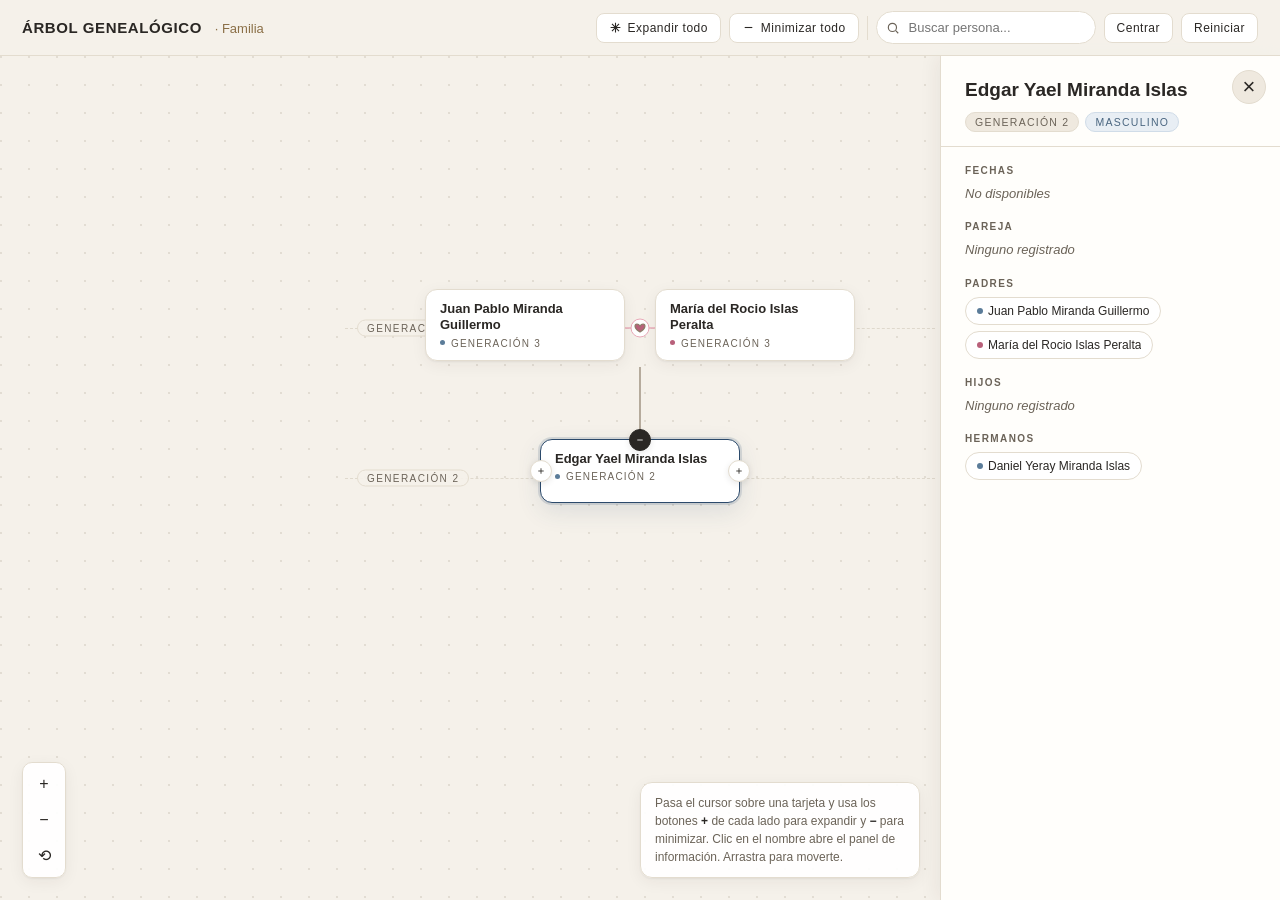
<file: arbol_genealogico.html>
<!DOCTYPE html>
<html lang="es">
<head>
<meta charset="UTF-8">
<title>Árbol Genealógico Interactivo</title>
<meta name="viewport" content="width=device-width,initial-scale=1,viewport-fit=cover">
<meta name="theme-color" content="#f5f1ea">
<style>
  :root {
    --bg: #f5f1ea;
    --bg-2: #efe9df;
    --ink: #2a2724;
    --ink-soft: #6b6358;
    --line: #c7bca9;
    --line-strong: #8b7d68;
    --card: #ffffff;
    --card-border: #e3dccf;
    --accent: #8b6f47;
    --accent-soft: #c9a878;
    --focus: #2c4a6b;
    --rose: #b8607a;
    --rose-soft: #e8a9b8;
    --shadow: 0 1px 2px rgba(43,39,36,.06), 0 4px 16px rgba(43,39,36,.06);
  }
  * { box-sizing: border-box; -webkit-tap-highlight-color: transparent; }
  html, body { margin:0; padding:0; height:100%; background: var(--bg); color: var(--ink);
    font-family: 'Inter','Helvetica Neue',-apple-system,BlinkMacSystemFont,'Segoe UI',sans-serif;
    -webkit-font-smoothing: antialiased; overflow:hidden;
    overscroll-behavior: none; touch-action: none; }

  header {
    position: fixed; top:0; left:0; right:0; z-index:30;
    display:flex; align-items:center; justify-content:space-between; gap: 12px;
    padding: 12px 22px;
    background: rgba(245,241,234,.92);
    backdrop-filter: blur(10px);
    border-bottom: 1px solid var(--card-border);
    height: 56px;
  }
  header h1 {
    margin:0; font-size: 15px; font-weight: 600; letter-spacing: .04em;
    text-transform: uppercase; color: var(--ink); white-space: nowrap;
  }
  header h1 span { color: var(--accent); font-weight:500; margin-left:8px; letter-spacing:0; text-transform: none; font-size: 13px; }
  .controls { display:flex; align-items:center; gap:8px; flex-wrap: wrap; }
  .divider { width:1px; height:24px; background: var(--card-border); }
  .search-wrap { position: relative; }
  .search-wrap input {
    width: 220px; padding: 8px 12px 8px 32px; border:1px solid var(--card-border);
    background: #fff; border-radius: 999px; font-size: 13px; color: var(--ink);
    outline:none; transition: border-color .15s, box-shadow .15s;
  }
  .search-wrap input:focus { border-color: var(--accent-soft); box-shadow: 0 0 0 3px rgba(201,168,120,.18); }
  .search-wrap svg.icon { position:absolute; left:10px; top:50%; transform:translateY(-50%); width:14px; height:14px; color: var(--ink-soft); }
  .suggestions {
    position:absolute; top: 38px; left:0; right:0; background:#fff;
    border:1px solid var(--card-border); border-radius: 10px; box-shadow: var(--shadow);
    max-height: 320px; overflow:auto; z-index: 40; display:none;
  }
  .suggestions.open { display:block; }
  .suggestions div { padding:8px 12px; font-size:13px; cursor:pointer; }
  .suggestions div:hover, .suggestions div.active { background: var(--bg-2); }
  .suggestions .gen-tag { font-size:10px; color: var(--ink-soft); margin-left:6px; }
  button.btn {
    padding: 7px 12px; font-size:12px; font-weight:500; letter-spacing:.04em;
    background: #fff; color: var(--ink); border:1px solid var(--card-border);
    border-radius: 8px; cursor:pointer; transition: all .15s;
    display:inline-flex; align-items:center; gap:6px; white-space: nowrap;
  }
  button.btn:hover { background: var(--bg-2); border-color: var(--line-strong); }
  button.btn.primary { background: var(--ink); color:#fff; border-color: var(--ink); }
  button.btn.primary:hover { background:#3d3934; }
  button.btn svg { width:13px; height:13px; }

  /* Menu button (móvil) */
  .menu-btn {
    display: none; width: 40px; height: 40px; border-radius: 10px;
    background: #fff; border: 1px solid var(--card-border); cursor: pointer;
    align-items: center; justify-content: center; padding: 0; color: var(--ink);
  }
  .menu-btn svg { width: 20px; height: 20px; pointer-events: none; }
  .menu-btn:hover, .menu-btn:active { background: var(--bg-2); }
  .menu-backdrop {
    position: fixed; inset: 0; background: rgba(0,0,0,.22); z-index: 25;
    opacity: 0; pointer-events: none; transition: opacity .2s;
  }
  .menu-backdrop.show { opacity: 1; pointer-events: auto; }

  .canvas-host {
    position: absolute; top: 56px; left: 0; right: 0; bottom: 0;
    overflow: hidden; cursor: grab;
    background-image: radial-gradient(circle at 1px 1px, rgba(139,125,104,.18) 1px, transparent 0);
    background-size: 28px 28px;
    transition: right .25s ease;
  }
  body.panel-open .canvas-host { right: 340px; }
  .canvas-host.panning { cursor: grabbing; }
  .canvas {
    position: absolute; top: 0; left: 0;
    transform-origin: 0 0;
    will-change: transform;
  }
  svg.lines { position:absolute; top:0; left:0; pointer-events:none; overflow: visible; }
  svg.lines path { fill: none; stroke: var(--line-strong); stroke-width: 1.2; }
  svg.lines path.couple { stroke: var(--rose-soft); stroke-width: 1.4; }
  svg.lines path.sibling { stroke: var(--line); stroke-width: 1; stroke-dasharray: 3 3; }
  svg.lines .heart-bg { fill: #fff; stroke: var(--rose-soft); stroke-width: 1; }
  svg.lines .heart    { fill: var(--rose); }

  .gen-rail { position: absolute; top: 0; left: 0; pointer-events: none; }
  .gen-rail .row {
    position: absolute; left: 0; right: 0; height: 0;
    border-top: 1px dashed rgba(184,173,151,.35);
  }
  .gen-rail .label {
    position: absolute; left: 12px; padding: 2px 9px;
    font-size: 10px; letter-spacing: .14em; text-transform: uppercase;
    color: var(--ink-soft); background: rgba(245,241,234,.9);
    border: 1px solid var(--card-border); border-radius: 999px;
    transform: translateY(-50%);
  }

  .card {
    position: absolute; width: 200px; min-height: 64px;
    background: var(--card); border: 1px solid var(--card-border);
    border-radius: 12px; box-shadow: var(--shadow);
    padding: 11px 14px; transition: box-shadow .2s, transform .25s ease, top .25s ease, left .25s ease, border-color .15s;
  }
  .card:hover { box-shadow: 0 1px 2px rgba(43,39,36,.08), 0 8px 24px rgba(43,39,36,.10); }
  .card.focused { border-color: var(--focus); box-shadow: 0 0 0 2px rgba(44,74,107,.15), 0 8px 24px rgba(44,74,107,.12); }
  .card.selected { border-color: var(--accent); box-shadow: 0 0 0 2px rgba(139,111,71,.15), 0 8px 24px rgba(139,111,71,.10); }
  .card.placeholder { background: #faf7f1; border-style: dashed; opacity: .85; }
  .card .name {
    font-size: 13px; font-weight: 600; line-height: 1.25; color: var(--ink);
    word-wrap: break-word; cursor: pointer;
  }
  .card .meta {
    margin-top: 4px; font-size: 10px; letter-spacing: .12em;
    text-transform: uppercase; color: var(--ink-soft);
  }
  .card .meta .dot { display:inline-block; width:5px; height:5px; border-radius:50%; margin: 0 6px 2px 0; vertical-align: middle; }
  .card[data-sex="M"] .meta .dot { background: #5b7c99; }
  .card[data-sex="F"] .meta .dot { background: var(--rose); }
  .card .meta .dates { margin-left: 8px; color: var(--ink-soft); letter-spacing: .04em; text-transform: none; font-weight:500; font-size: 10.5px; }

  .btn-edge {
    position: absolute; width: 22px; height: 22px; border-radius: 50%;
    background: #fff; color: var(--ink); border: 1px solid var(--card-border);
    display:flex; align-items:center; justify-content:center;
    cursor: pointer;
    box-shadow: 0 2px 6px rgba(43,39,36,.10);
    opacity: 0; transition: opacity .15s, transform .15s, background .15s, color .15s;
    user-select:none; z-index: 5;
  }
  .btn-edge svg { width: 12px; height: 12px; pointer-events:none; }
  .btn-edge:hover { background: var(--ink); color:#fff; border-color: var(--ink); transform: scale(1.08); }
  .card:hover .btn-edge, .card.focused .btn-edge, .card.selected .btn-edge { opacity: 1; }
  .btn-edge.minus { background: var(--ink); color:#fff; border-color: var(--ink); }
  .btn-edge.minus:hover { background: var(--accent); border-color: var(--accent); }

  .btn-up    { top: -11px; left: 50%; transform: translateX(-50%); }
  .btn-down  { bottom: -11px; left: 50%; transform: translateX(-50%); }
  .btn-left  { left: -11px; top: 50%; transform: translateY(-50%); }
  .btn-right { right: -11px; top: 50%; transform: translateY(-50%); }
  .btn-edge.btn-up:hover    { transform: translateX(-50%) scale(1.08); }
  .btn-edge.btn-down:hover  { transform: translateX(-50%) scale(1.08); }
  .btn-edge.btn-left:hover  { transform: translateY(-50%) scale(1.08); }
  .btn-edge.btn-right:hover { transform: translateY(-50%) scale(1.08); }

  .empty-hint {
    position: fixed; bottom: 22px; right: 22px; max-width: 280px;
    background: rgba(255,255,255,.92); border: 1px solid var(--card-border);
    border-radius: 12px; padding: 11px 14px; font-size: 12px; color: var(--ink-soft);
    box-shadow: var(--shadow); line-height: 1.5; z-index: 5;
    transition: right .25s ease;
  }
  body.panel-open .empty-hint { right: 360px; }
  .empty-hint b { color: var(--ink); font-weight:600; }
  .empty-hint .key { display:inline-block; padding: 1px 6px; border-radius:4px; background: var(--bg-2); border:1px solid var(--card-border); font-family: ui-monospace,monospace; font-size: 10.5px; color: var(--ink); }

  .zoom-controls {
    position: fixed; bottom: 22px; left: 22px;
    display:flex; flex-direction:column; gap:6px;
    background: rgba(255,255,255,.92); border:1px solid var(--card-border);
    border-radius: 10px; padding: 6px; box-shadow: var(--shadow); z-index: 5;
  }
  .zoom-controls button {
    width: 30px; height: 30px; background: transparent; border: none;
    border-radius: 6px; font-size: 16px; line-height:1; color: var(--ink);
    cursor: pointer; display:flex; align-items:center; justify-content:center;
  }
  .zoom-controls button:hover, .zoom-controls button:active { background: var(--bg-2); }

  /* ----------- Side panel (desktop) ----------- */
  .side-panel {
    position: fixed; top: 56px; right: 0; bottom: 0; width: 340px; z-index: 20;
    background: #fffefb; border-left: 1px solid var(--card-border);
    box-shadow: -4px 0 18px rgba(43,39,36,.06);
    transform: translateX(100%); transition: transform .25s ease;
    display: flex; flex-direction: column;
  }
  body.panel-open .side-panel { transform: translateX(0); }
  .side-panel .close {
    position: absolute; top: 14px; right: 14px; width: 34px; height: 34px;
    border: 1px solid var(--card-border); background: var(--bg-2);
    font-size: 22px; line-height: 1; color: var(--ink);
    border-radius: 50%; cursor: pointer;
    display: flex; align-items: center; justify-content: center;
    transition: all .15s;
  }
  .side-panel .close:hover { background: var(--card-border); transform: scale(1.04); }
  .side-panel .panel-header { padding: 22px 24px 14px; border-bottom: 1px solid var(--card-border); position: relative; }
  .side-panel .panel-name { margin: 0; font-size: 19px; font-weight: 600; line-height: 1.25; color: var(--ink); padding-right: 50px; }
  .side-panel .panel-tags { margin-top: 10px; display:flex; flex-wrap: wrap; gap: 6px; }
  .side-panel .tag {
    font-size: 10.5px; letter-spacing: .12em; text-transform: uppercase;
    color: var(--ink-soft); padding: 3px 9px; border-radius: 999px;
    background: var(--bg-2); border: 1px solid var(--card-border);
  }
  .side-panel .tag.gender-M { color: #4a6680; background: #e8eef4; border-color: #d0dce8; }
  .side-panel .tag.gender-F { color: var(--rose); background: #f8e9ee; border-color: #f0d4dc; }
  .side-panel .panel-body { padding: 18px 24px 28px; overflow-y: auto; flex: 1; -webkit-overflow-scrolling: touch; }
  .side-panel .section { margin-bottom: 18px; }
  .side-panel .section-title {
    font-size: 10px; letter-spacing: .14em; text-transform: uppercase;
    color: var(--ink-soft); margin-bottom: 8px; font-weight: 600;
  }
  .side-panel .value { font-size: 13px; color: var(--ink); line-height: 1.5; }
  .side-panel .value.muted { color: var(--ink-soft); font-style: italic; }
  .side-panel .chips { display:flex; flex-wrap: wrap; gap: 6px; }
  .side-panel .chip {
    display:inline-flex; align-items:center; gap: 5px;
    font-size: 12px; padding: 6px 11px; border-radius: 999px;
    background: #fff; border: 1px solid var(--card-border); color: var(--ink);
    cursor: pointer; transition: all .15s; max-width: 100%;
  }
  .side-panel .chip:hover, .side-panel .chip:active { border-color: var(--accent-soft); background: var(--bg-2); }
  .side-panel .chip.placeholder { opacity: .65; font-style: italic; }
  .side-panel .chip .sex-dot { width:6px; height:6px; border-radius:50%; flex-shrink:0; }
  .side-panel .chip .sex-dot.M { background: #5b7c99; }
  .side-panel .chip .sex-dot.F { background: var(--rose); }
  .side-panel .chip .name-text { white-space: nowrap; overflow:hidden; text-overflow: ellipsis; max-width: 230px; }

  /* ----------- Móvil ----------- */
  @media (max-width: 720px) {
    header { padding: 10px 14px; gap: 8px; }
    header h1 { font-size: 13px; letter-spacing: .03em; }
    header h1 span { display: none; }
    .menu-btn { display: inline-flex; }
    .divider { display: none; }

    /* Menú desplegable a pantalla completa estilo bandeja */
    .controls {
      position: fixed; top: 56px; right: 0; left: 0; z-index: 35;
      display: flex; flex-direction: column; align-items: stretch; gap: 10px;
      background: #fff; padding: 16px;
      border-bottom: 1px solid var(--card-border);
      box-shadow: 0 10px 24px rgba(43,39,36,.10);
      transform: translateY(-110%); transition: transform .22s ease;
    }
    .controls.open { transform: translateY(0); }
    .search-wrap, .search-wrap input { width: 100%; }
    .search-wrap input { padding: 12px 12px 12px 36px; font-size: 14px; }
    .search-wrap svg.icon { width: 16px; height: 16px; }
    .controls .btn { justify-content: flex-start; padding: 12px 14px; font-size: 14px; }
    .controls .btn svg { width: 16px; height: 16px; }
    .suggestions { position: absolute; top: 48px; }

    .empty-hint { display: none; }

    /* Panel como bottom sheet en móvil */
    .side-panel {
      top: auto; right: 0; left: 0; bottom: 0;
      width: 100%; height: 78vh; max-height: 78vh;
      border-left: none; border-top: 1px solid var(--card-border);
      border-radius: 18px 18px 0 0;
      box-shadow: 0 -8px 30px rgba(43,39,36,.18);
      transform: translateY(100%);
      z-index: 45;
    }
    body.panel-open .side-panel { transform: translateY(0); }
    body.panel-open .canvas-host { right: 0; }
    .side-panel .panel-header { padding: 28px 22px 14px; }
    .side-panel .panel-name { padding-right: 56px; font-size: 18px; }
    .side-panel .close {
      top: 18px; right: 18px; width: 40px; height: 40px;
      background: var(--bg-2); border-radius: 50%; font-size: 24px;
      box-shadow: 0 2px 6px rgba(43,39,36,.08);
    }
    /* Handle visual estilo bottom sheet */
    .side-panel::before {
      content: ""; position: absolute; top: 8px; left: 50%;
      transform: translateX(-50%); width: 44px; height: 4px;
      border-radius: 999px; background: var(--card-border);
    }

    .zoom-controls { bottom: 16px; left: 16px; padding: 4px; }
    .zoom-controls button { width: 38px; height: 38px; font-size: 18px; }

    .card { width: 190px; }
    /* Botones edge un poco más grandes en táctil */
    .btn-edge { width: 26px; height: 26px; opacity: 1; }
    .btn-edge svg { width: 13px; height: 13px; }
  }

  @media (max-width: 720px) and (orientation: landscape) {
    .side-panel { height: 90vh; max-height: 90vh; }
  }
</style>
</head>
<body>

<header>
  <h1>Árbol Genealógico <span>·  Familia</span></h1>
  <button class="menu-btn" id="menu-btn" aria-label="Abrir menú" aria-expanded="false">
    <svg viewBox="0 0 24 24" fill="none" stroke="currentColor" stroke-width="2" stroke-linecap="round"><path d="M4 6h16M4 12h16M4 18h16"/></svg>
  </button>
  <div class="controls" id="controls">
    <button class="btn" id="btn-expand-all" title="Expandir todo el árbol">
      <svg viewBox="0 0 24 24" fill="none" stroke="currentColor" stroke-width="2"><path d="M3 12h18M12 3v18M5.5 5.5l13 13M18.5 5.5l-13 13"/></svg>
      Expandir todo
    </button>
    <button class="btn" id="btn-collapse-all" title="Colapsar todo">
      <svg viewBox="0 0 24 24" fill="none" stroke="currentColor" stroke-width="2"><path d="M5 12h14"/></svg>
      Minimizar todo
    </button>
    <div class="divider"></div>
    <div class="search-wrap">
      <svg class="icon" viewBox="0 0 24 24" fill="none" stroke="currentColor" stroke-width="2"><circle cx="11" cy="11" r="7"/><path d="M21 21l-4.35-4.35"/></svg>
      <input id="search" type="text" placeholder="Buscar persona..." autocomplete="off">
      <div id="suggestions" class="suggestions"></div>
    </div>
    <button class="btn" id="btn-fit">Centrar</button>
    <button class="btn" id="btn-reset">Reiniciar</button>
  </div>
</header>
<div class="menu-backdrop" id="menu-backdrop"></div>

<div id="canvas-host" class="canvas-host">
  <div id="canvas" class="canvas">
    <div id="rail" class="gen-rail"></div>
    <svg id="lines" class="lines"></svg>
    <div id="cards"></div>
  </div>
</div>

<div class="zoom-controls">
  <button id="zoom-in" title="Acercar">+</button>
  <button id="zoom-out" title="Alejar">−</button>
  <button id="zoom-reset" title="Restablecer">⟲</button>
</div>

<div class="empty-hint">
  Pasa el cursor sobre una tarjeta y usa los botones <b>+</b> de cada lado para expandir y <b>−</b> para minimizar. Clic en el nombre abre el panel de información. Arrastra para moverte.
</div>

<aside class="side-panel" id="panel">
  <div class="panel-header">
    <button class="close" id="panel-close" aria-label="Cerrar panel">×</button>
    <h2 class="panel-name" id="panel-name">—</h2>
    <div class="panel-tags" id="panel-tags"></div>
  </div>
  <div class="panel-body">
    <div class="section">
      <div class="section-title">Fechas</div>
      <div id="panel-dates" class="value muted">No disponibles</div>
    </div>
    <div class="section">
      <div class="section-title">Pareja</div>
      <div id="panel-pareja" class="chips"></div>
    </div>
    <div class="section">
      <div class="section-title">Padres</div>
      <div id="panel-padres" class="chips"></div>
    </div>
    <div class="section">
      <div class="section-title">Hijos</div>
      <div id="panel-hijos" class="chips"></div>
    </div>
    <div class="section">
      <div class="section-title">Hermanos</div>
      <div id="panel-hermanos" class="chips"></div>
    </div>
  </div>
</aside>

<script>
const PEOPLE = {"Anjeni Miranda": {"g": 1, "p": [], "h": [], "c": [], "pa": ["Argenin Amayelis Miranda Rojo", "José"], "s": "F"}, "Gerardo Martínez Méndez": {"g": 1, "p": [], "h": [], "c": [], "pa": ["Beatriz Méndez Islas", "Rodolfo Martínez Sánchez"], "s": "M"}, "Ana Sofía Ontiveros Peralta": {"g": 2, "p": [], "h": ["Diego Ontiveros Peralta"], "c": [], "pa": ["Ana Guadalupe Peralta Sánchez", "Antonio Ontiveros"], "s": "F"}, "Angel Fernando Cardeña Islas": {"g": 2, "p": [], "h": ["Maria Magdalena Cardeña Islas", "Pedro Martin Cardeña Islas", "Ricardo Alberto Cardeña Islas"], "c": [], "pa": ["Demetrio Felipe Cardeña Sosa", "Susana Islas Limón"], "s": "M"}, "Argenin Amayelis Miranda Rojo": {"g": 2, "p": ["José"], "h": [], "c": ["Anjeni Miranda"], "pa": ["Enrique Rojo", "Magdalena Miranda Guillermo"], "s": "F"}, "Beatriz Méndez Islas": {"g": 2, "p": ["Rodolfo Martínez Sánchez"], "h": ["Rubén Román Méndez Islas"], "c": ["Gerardo Martínez Méndez"], "pa": ["Abraham Méndez Villagómez", "María Guadalupe Islas Peralta"], "s": "F"}, "Bianca Peralta Gómez": {"g": 2, "p": [], "h": ["Gibran Peralta Gómez", "Patricia Peralta Gómez"], "c": [], "pa": ["Francisco Javier Peralta Torres", "Sará Gómez"], "s": "F"}, "Catalina Peralta Pedraza": {"g": 2, "p": [], "h": [], "c": [], "pa": ["Ricardo Peralta Torres", "Rosa Pedraza"], "s": "F"}, "César Eduardo Godínez Islas": {"g": 2, "p": [], "h": ["Moisés Gilberto Godínez Islas", "Sergio Roman Godínez Islas"], "c": [], "pa": ["Ambrocio Godínez Gonzáles", "Lucia Emma Islas Peralta"], "s": "M"}, "Claudia Peralta": {"g": 2, "p": [], "h": ["Ricardo Peralta"], "c": [], "pa": ["Lusy", "Miguel Ángel Peralta Torres"], "s": "F"}, "Daniel Yeray Miranda Islas": {"g": 2, "p": [], "h": ["Edgar Yael Miranda Islas"], "c": [], "pa": ["Juan Pablo Miranda Guillermo", "María del Rocio Islas Peralta"], "s": "M"}, "Diego Ontiveros Peralta": {"g": 2, "p": [], "h": ["Ana Sofía Ontiveros Peralta"], "c": [], "pa": ["Ana Guadalupe Peralta Sánchez", "Antonio Ontiveros"], "s": "M"}, "Edgar Yael Miranda Islas": {"g": 2, "p": [], "h": ["Daniel Yeray Miranda Islas"], "c": [], "pa": ["Juan Pablo Miranda Guillermo", "María del Rocio Islas Peralta"], "s": "M"}, "Eduardo Peralta": {"g": 2, "p": [], "h": ["Adriana Peralta", "Monserrat Peralta"], "c": [], "pa": ["Andrés Peralta Sánchez", "Liliana"], "s": "M"}, "Elena Miranda Ortengren": {"g": 2, "p": [], "h": [], "c": [], "pa": ["Anne Ortengren", "Ernesto Rafael Miranda Guillermo"], "s": "F"}, "Emmanuel Peralta": {"g": 2, "p": [], "h": ["Fernando J. Peralta"], "c": [], "pa": ["Dulce", "Fernando Peralta Sánchez"], "s": "M"}, "Ethel Patricia Islas Villagómez": {"g": 2, "p": [], "h": ["Noé Humberto Islas Villagómez"], "c": [], "pa": ["Ethel Patricia Villagómez Aragón", "Jose Humberto Roman Islas Peralta"], "s": "F"}, "Fernando J. Peralta": {"g": 2, "p": [], "h": ["Emmanuel Peralta"], "c": [], "pa": ["Dulce", "Fernando Peralta Sánchez"], "s": "M"}, "Gibran Peralta Gómez": {"g": 2, "p": [], "h": ["Bianca Peralta Gómez", "Patricia Peralta Gómez"], "c": [], "pa": ["Francisco Javier Peralta Torres", "Sará Gómez"], "s": "M"}, "Hijo Peralta": {"g": 2, "p": [], "h": [], "c": [], "pa": ["Gabriela", "José Antonio Peralta Torres"], "s": "M"}, "Jennifer A.": {"g": 2, "p": [], "h": ["Karla A Flores Peralta", "Leslie Andrea"], "c": [], "pa": ["Carlos Flores", "Herlinda Peralta Sánchez"], "s": "F"}, "José": {"g": 2, "p": ["Argenin Amayelis Miranda Rojo"], "h": [], "c": ["Anjeni Miranda"], "pa": [], "s": "M"}, "Karla A Flores Peralta": {"g": 2, "p": [], "h": ["Jennifer A.", "Leslie Andrea"], "c": [], "pa": ["Carlos Flores", "Herlinda Peralta Sánchez"], "s": "F"}, "Leslie Andrea": {"g": 2, "p": [], "h": ["Jennifer A.", "Karla A Flores Peralta"], "c": [], "pa": ["Carlos Flores", "Herlinda Peralta Sánchez"], "s": "F"}, "Maria Magdalena Cardeña Islas": {"g": 2, "p": [], "h": ["Angel Fernando Cardeña Islas", "Pedro Martin Cardeña Islas", "Ricardo Alberto Cardeña Islas"], "c": [], "pa": ["Demetrio Felipe Cardeña Sosa", "Susana Islas Limón"], "s": "F"}, "Moisés Gilberto Godínez Islas": {"g": 2, "p": [], "h": ["César Eduardo Godínez Islas", "Sergio Roman Godínez Islas"], "c": [], "pa": ["Ambrocio Godínez Gonzáles", "Lucia Emma Islas Peralta"], "s": "M"}, "Monserrat Peralta": {"g": 2, "p": [], "h": ["Adriana Peralta", "Eduardo Peralta"], "c": [], "pa": ["Andrés Peralta Sánchez", "Liliana"], "s": "F"}, "Noé Humberto Islas Villagómez": {"g": 2, "p": [], "h": ["Ethel Patricia Islas Villagómez"], "c": [], "pa": ["Ethel Patricia Villagómez Aragón", "Jose Humberto Roman Islas Peralta"], "s": "M"}, "Patricia Peralta Gómez": {"g": 2, "p": [], "h": ["Bianca Peralta Gómez", "Gibran Peralta Gómez"], "c": [], "pa": ["Francisco Javier Peralta Torres", "Sará Gómez"], "s": "F"}, "Pedro Martin Cardeña Islas": {"g": 2, "p": [], "h": ["Angel Fernando Cardeña Islas", "Maria Magdalena Cardeña Islas", "Ricardo Alberto Cardeña Islas"], "c": [], "pa": ["Demetrio Felipe Cardeña Sosa", "Susana Islas Limón"], "s": "M"}, "Ricardo Alberto Cardeña Islas": {"g": 2, "p": [], "h": ["Angel Fernando Cardeña Islas", "Maria Magdalena Cardeña Islas", "Pedro Martin Cardeña Islas"], "c": [], "pa": ["Demetrio Felipe Cardeña Sosa", "Susana Islas Limón"], "s": "M"}, "Ricardo Peralta": {"g": 2, "p": [], "h": ["Claudia Peralta"], "c": [], "pa": ["Lusy", "Miguel Ángel Peralta Torres"], "s": "M"}, "Rodolfo Martínez Sánchez": {"g": 2, "p": ["Beatriz Méndez Islas"], "h": [], "c": ["Gerardo Martínez Méndez"], "pa": [], "s": "M"}, "Rubén Román Méndez Islas": {"g": 2, "p": [], "h": ["Beatriz Méndez Islas"], "c": [], "pa": ["Abraham Méndez Villagómez", "María Guadalupe Islas Peralta"], "s": "M"}, "Sergio Roman Godínez Islas": {"g": 2, "p": [], "h": ["César Eduardo Godínez Islas", "Moisés Gilberto Godínez Islas"], "c": [], "pa": ["Ambrocio Godínez Gonzáles", "Lucia Emma Islas Peralta"], "s": "M"}, "Abraham Méndez Villagómez": {"g": 3, "p": ["María Guadalupe Islas Peralta"], "h": [], "c": ["Beatriz Méndez Islas", "Rubén Román Méndez Islas"], "pa": [], "s": "M"}, "Adriana Peralta": {"g": 3, "p": [], "h": ["Eduardo Peralta", "Luis Peralta", "Monserrat Peralta"], "c": [], "pa": ["Amparo", "Andrés Peralta Sánchez", "Liliana", "Teodoro Peralta Rojas"], "s": "F"}, "Ambrocio Godínez Gonzáles": {"g": 3, "p": ["Lucia Emma Islas Peralta"], "h": [], "c": ["César Eduardo Godínez Islas", "Moisés Gilberto Godínez Islas", "Sergio Roman Godínez Islas"], "pa": [], "s": "M"}, "Ana Guadalupe Peralta Sánchez": {"g": 3, "p": ["Antonio Ontiveros"], "h": ["Andrés Peralta Sánchez", "Fernando Peralta Sánchez", "Herlinda Peralta Sánchez", "Jesús Peralta Sánchez", "José Luis Peralta Sánchez", "María Ángeles Peralta Sánchez", "Monserrat Peralta Sánchez"], "c": ["Ana Sofía Ontiveros Peralta", "Diego Ontiveros Peralta"], "pa": ["Jesus Peralta Rojas", "María Elena Sánchez"], "s": "F"}, "Andrea": {"g": 3, "p": [], "h": ["Enrique", "Miguel", "Oscar", "Susy"], "c": [], "pa": ["Enrique Franco", "Meche Guillermo Jiménez"], "s": "F"}, "Andrés Peralta Sánchez": {"g": 3, "p": ["Liliana"], "h": ["Ana Guadalupe Peralta Sánchez", "Fernando Peralta Sánchez", "Herlinda Peralta Sánchez", "Jesús Peralta Sánchez", "José Luis Peralta Sánchez", "María Ángeles Peralta Sánchez", "Monserrat Peralta Sánchez"], "c": ["Adriana Peralta", "Eduardo Peralta", "Monserrat Peralta"], "pa": ["Jesus Peralta Rojas", "María Elena Sánchez"], "s": "M"}, "Anne Ortengren": {"g": 3, "p": ["Ernesto Rafael Miranda Guillermo"], "h": [], "c": ["Elena Miranda Ortengren"], "pa": [], "s": "F"}, "Antonio Ontiveros": {"g": 3, "p": ["Ana Guadalupe Peralta Sánchez"], "h": [], "c": ["Ana Sofía Ontiveros Peralta", "Diego Ontiveros Peralta"], "pa": [], "s": "M"}, "Arturo Peralta Torres": {"g": 3, "p": [], "h": ["Francisco Javier Peralta Torres", "José Antonio Peralta Torres", "Lorenso Peralta Torres", "Luis Gabriel Peralta Torres", "Miguel Ángel Peralta Torres", "Ricardo Peralta Torres"], "c": [], "pa": ["Catalina Torres", "Ricardo Peralta Rojas"], "s": "M"}, "Carlos Flores": {"g": 3, "p": ["Herlinda Peralta Sánchez"], "h": [], "c": ["Jennifer A.", "Karla A Flores Peralta", "Leslie Andrea"], "pa": [], "s": "M"}, "Chelo": {"g": 3, "p": [], "h": ["Facundo"], "c": [], "pa": ["Facundo", "Lucha Guillermo Jiménez"], "s": "F"}, "David Peralta Gudiño": {"g": 3, "p": [], "h": ["Elena Peralta Gudiño", "Federico Peralta Gudiño", "Isabel Peralta Gudiño", "Julian Peralta Gudiño", "Nicolas Peralta Gudiño", "Santiago Peralta Gudiño", "Tereza Peralta Gudiño", "Verónica Peralta Gudiño", "Víctor Peralta Gudiño"], "c": [], "pa": ["Federico Peralta Rojas", "Graciela Gudiño"], "s": "M"}, "Demetrio Felipe Cardeña Sosa": {"g": 3, "p": ["Susana Islas Limón"], "h": [], "c": ["Angel Fernando Cardeña Islas", "Maria Magdalena Cardeña Islas", "Pedro Martin Cardeña Islas", "Ricardo Alberto Cardeña Islas"], "pa": [], "s": "M"}, "Dulce": {"g": 3, "p": ["Fernando Peralta Sánchez"], "h": [], "c": ["Emmanuel Peralta", "Fernando J. Peralta"], "pa": [], "s": "F"}, "Eduardo Islas Limón": {"g": 3, "p": [], "h": ["Gerardo Islas Limón", "Manuel Islas Limón", "Susana Islas Limón"], "c": [], "pa": ["Aurelio Islas Bautista", "Petra Limón González"], "s": "M"}, "Elena Peralta Gudiño": {"g": 3, "p": [], "h": ["David Peralta Gudiño", "Federico Peralta Gudiño", "Isabel Peralta Gudiño", "Julian Peralta Gudiño", "Nicolas Peralta Gudiño", "Santiago Peralta Gudiño", "Tereza Peralta Gudiño", "Verónica Peralta Gudiño", "Víctor Peralta Gudiño"], "c": [], "pa": ["Federico Peralta Rojas", "Graciela Gudiño"], "s": "F"}, "Enrique": {"g": 3, "p": [], "h": ["Andrea", "Miguel", "Oscar", "Susy"], "c": [], "pa": ["Enrique Franco", "Meche Guillermo Jiménez"], "s": "M"}, "Enrique Rojo": {"g": 3, "p": ["Magdalena Miranda Guillermo"], "h": [], "c": ["Argenin Amayelis Miranda Rojo"], "pa": [], "s": "M"}, "Ernesto Rafael Miranda Guillermo": {"g": 3, "p": ["Anne Ortengren"], "h": ["José Antonio Miranda Guillermo", "Juan Pablo Miranda Guillermo", "Magdalena Miranda Guillermo"], "c": ["Elena Miranda Ortengren"], "pa": ["Antonio Miranda Valverde", "Elena Guillermo Jiménez"], "s": "M"}, "Ethel Patricia Villagómez Aragón": {"g": 3, "p": ["Jose Humberto Roman Islas Peralta"], "h": [], "c": ["Ethel Patricia Islas Villagómez", "Noé Humberto Islas Villagómez"], "pa": [], "s": "F"}, "Federico Peralta Gudiño": {"g": 3, "p": [], "h": ["David Peralta Gudiño", "Elena Peralta Gudiño", "Isabel Peralta Gudiño", "Julian Peralta Gudiño", "Nicolas Peralta Gudiño", "Santiago Peralta Gudiño", "Tereza Peralta Gudiño", "Verónica Peralta Gudiño", "Víctor Peralta Gudiño"], "c": [], "pa": ["Federico Peralta Rojas", "Graciela Gudiño"], "s": "M"}, "Fernando Peralta Sánchez": {"g": 3, "p": ["Dulce"], "h": ["Ana Guadalupe Peralta Sánchez", "Andrés Peralta Sánchez", "Herlinda Peralta Sánchez", "Jesús Peralta Sánchez", "José Luis Peralta Sánchez", "María Ángeles Peralta Sánchez", "Monserrat Peralta Sánchez"], "c": ["Emmanuel Peralta", "Fernando J. Peralta"], "pa": ["Jesus Peralta Rojas", "María Elena Sánchez"], "s": "M"}, "Francisco Javier Miranda Villeda": {"g": 3, "p": [], "h": ["Guadalupe Miranda Villeda", "María del Consuelo Miranda Villeda", "Minerva Miranda Villeda"], "c": [], "pa": ["Bulmaro Miranda Valverde", "Conrrada Villeda"], "s": "M"}, "Francisco Javier Peralta Torres": {"g": 3, "p": ["Sará Gómez"], "h": ["Arturo Peralta Torres", "José Antonio Peralta Torres", "Lorenso Peralta Torres", "Luis Gabriel Peralta Torres", "Miguel Ángel Peralta Torres", "Ricardo Peralta Torres"], "c": ["Bianca Peralta Gómez", "Gibran Peralta Gómez", "Patricia Peralta Gómez"], "pa": ["Catalina Torres", "Ricardo Peralta Rojas"], "s": "M"}, "Gabriela": {"g": 3, "p": ["José Antonio Peralta Torres"], "h": [], "c": ["Hijo Peralta"], "pa": [], "s": "F"}, "Gerardo Islas Limón": {"g": 3, "p": [], "h": ["Eduardo Islas Limón", "Manuel Islas Limón", "Susana Islas Limón"], "c": [], "pa": ["Aurelio Islas Bautista", "Petra Limón González"], "s": "M"}, "Guadalupe Miranda Villeda": {"g": 3, "p": [], "h": ["Francisco Javier Miranda Villeda", "María del Consuelo Miranda Villeda", "Minerva Miranda Villeda"], "c": [], "pa": ["Bulmaro Miranda Valverde", "Conrrada Villeda"], "s": "F"}, "Herlinda Peralta Sánchez": {"g": 3, "p": ["Carlos Flores"], "h": ["Ana Guadalupe Peralta Sánchez", "Andrés Peralta Sánchez", "Fernando Peralta Sánchez", "Jesús Peralta Sánchez", "José Luis Peralta Sánchez", "María Ángeles Peralta Sánchez", "Monserrat Peralta Sánchez"], "c": ["Jennifer A.", "Karla A Flores Peralta", "Leslie Andrea"], "pa": ["Jesus Peralta Rojas", "María Elena Sánchez"], "s": "F"}, "Inés": {"g": 3, "p": ["José Antonio Miranda Guillermo"], "h": [], "c": [], "pa": [], "s": "F"}, "Isabel": {"g": 3, "p": ["Lorenso Peralta Torres"], "h": [], "c": [], "pa": [], "s": "F"}, "Isabel Peralta Gudiño": {"g": 3, "p": [], "h": ["David Peralta Gudiño", "Elena Peralta Gudiño", "Federico Peralta Gudiño", "Julian Peralta Gudiño", "Nicolas Peralta Gudiño", "Santiago Peralta Gudiño", "Tereza Peralta Gudiño", "Verónica Peralta Gudiño", "Víctor Peralta Gudiño"], "c": [], "pa": ["Federico Peralta Rojas", "Graciela Gudiño"], "s": "F"}, "Jesús Peralta Sánchez": {"g": 3, "p": [], "h": ["Ana Guadalupe Peralta Sánchez", "Andrés Peralta Sánchez", "Fernando Peralta Sánchez", "Herlinda Peralta Sánchez", "José Luis Peralta Sánchez", "María Ángeles Peralta Sánchez", "Monserrat Peralta Sánchez"], "c": [], "pa": ["Jesus Peralta Rojas", "María Elena Sánchez"], "s": "M"}, "José Antonio Miranda Guillermo": {"g": 3, "p": ["Inés"], "h": ["Ernesto Rafael Miranda Guillermo", "Juan Pablo Miranda Guillermo", "Magdalena Miranda Guillermo"], "c": [], "pa": ["Antonio Miranda Valverde", "Elena Guillermo Jiménez"], "s": "M"}, "José Antonio Peralta Torres": {"g": 3, "p": ["Gabriela"], "h": ["Arturo Peralta Torres", "Francisco Javier Peralta Torres", "Lorenso Peralta Torres", "Luis Gabriel Peralta Torres", "Miguel Ángel Peralta Torres", "Ricardo Peralta Torres"], "c": ["Hijo Peralta"], "pa": ["Catalina Torres", "Ricardo Peralta Rojas"], "s": "M"}, "Jose Benito Roberto Islas Peralta": {"g": 3, "p": [], "h": ["Jose Humberto Roman Islas Peralta", "Jose Islas Peralta", "Jose Román Emiliano Islas Peralta", "Lucia Emma Islas Peralta", "María del Rocio Islas Peralta", "María Guadalupe Islas Peralta", "Noé Teodóro Islas Peralta"], "c": [], "pa": ["Guadalupe Peralta Rojas", "Roman Islas Bautista"], "s": "M"}, "Jose Humberto Roman Islas Peralta": {"g": 3, "p": ["Ethel Patricia Villagómez Aragón"], "h": ["Jose Benito Roberto Islas Peralta", "Jose Islas Peralta", "Jose Román Emiliano Islas Peralta", "Lucia Emma Islas Peralta", "María del Rocio Islas Peralta", "María Guadalupe Islas Peralta", "Noé Teodóro Islas Peralta"], "c": ["Ethel Patricia Islas Villagómez", "Noé Humberto Islas Villagómez"], "pa": ["Guadalupe Peralta Rojas", "Roman Islas Bautista"], "s": "M"}, "Jose Islas Peralta": {"g": 3, "p": [], "h": ["Jose Benito Roberto Islas Peralta", "Jose Humberto Roman Islas Peralta", "Jose Román Emiliano Islas Peralta", "Lucia Emma Islas Peralta", "María del Rocio Islas Peralta", "María Guadalupe Islas Peralta", "Noé Teodóro Islas Peralta"], "c": [], "pa": ["Guadalupe Peralta Rojas", "Roman Islas Bautista"], "s": "M"}, "José Luis Peralta Sánchez": {"g": 3, "p": [], "h": ["Ana Guadalupe Peralta Sánchez", "Andrés Peralta Sánchez", "Fernando Peralta Sánchez", "Herlinda Peralta Sánchez", "Jesús Peralta Sánchez", "María Ángeles Peralta Sánchez", "Monserrat Peralta Sánchez"], "c": [], "pa": ["Jesus Peralta Rojas", "María Elena Sánchez"], "s": "M"}, "Jose Román Emiliano Islas Peralta": {"g": 3, "p": [], "h": ["Jose Benito Roberto Islas Peralta", "Jose Humberto Roman Islas Peralta", "Jose Islas Peralta", "Lucia Emma Islas Peralta", "María del Rocio Islas Peralta", "María Guadalupe Islas Peralta", "Noé Teodóro Islas Peralta"], "c": [], "pa": ["Guadalupe Peralta Rojas", "Roman Islas Bautista"], "s": "M"}, "Juan Pablo Miranda Guillermo": {"g": 3, "p": ["María del Rocio Islas Peralta"], "h": ["Ernesto Rafael Miranda Guillermo", "José Antonio Miranda Guillermo", "Magdalena Miranda Guillermo"], "c": ["Daniel Yeray Miranda Islas", "Edgar Yael Miranda Islas"], "pa": ["Antonio Miranda Valverde", "Elena Guillermo Jiménez"], "s": "M"}, "Julian Peralta Gudiño": {"g": 3, "p": [], "h": ["David Peralta Gudiño", "Elena Peralta Gudiño", "Federico Peralta Gudiño", "Isabel Peralta Gudiño", "Nicolas Peralta Gudiño", "Santiago Peralta Gudiño", "Tereza Peralta Gudiño", "Verónica Peralta Gudiño", "Víctor Peralta Gudiño"], "c": [], "pa": ["Federico Peralta Rojas", "Graciela Gudiño"], "s": "M"}, "Liliana": {"g": 3, "p": ["Andrés Peralta Sánchez"], "h": [], "c": ["Adriana Peralta", "Eduardo Peralta", "Monserrat Peralta"], "pa": [], "s": "F"}, "Lorenso Peralta Torres": {"g": 3, "p": ["Isabel"], "h": ["Arturo Peralta Torres", "Francisco Javier Peralta Torres", "José Antonio Peralta Torres", "Luis Gabriel Peralta Torres", "Miguel Ángel Peralta Torres", "Ricardo Peralta Torres"], "c": [], "pa": ["Catalina Torres", "Ricardo Peralta Rojas"], "s": "M"}, "Lucia Emma Islas Peralta": {"g": 3, "p": ["Ambrocio Godínez Gonzáles"], "h": ["Jose Benito Roberto Islas Peralta", "Jose Humberto Roman Islas Peralta", "Jose Islas Peralta", "Jose Román Emiliano Islas Peralta", "María del Rocio Islas Peralta", "María Guadalupe Islas Peralta", "Noé Teodóro Islas Peralta"], "c": ["César Eduardo Godínez Islas", "Moisés Gilberto Godínez Islas", "Sergio Roman Godínez Islas"], "pa": ["Guadalupe Peralta Rojas", "Roman Islas Bautista"], "s": "F"}, "Luis Gabriel Peralta Torres": {"g": 3, "p": [], "h": ["Arturo Peralta Torres", "Francisco Javier Peralta Torres", "José Antonio Peralta Torres", "Lorenso Peralta Torres", "Miguel Ángel Peralta Torres", "Ricardo Peralta Torres"], "c": [], "pa": ["Catalina Torres", "Ricardo Peralta Rojas"], "s": "M"}, "Luis Peralta": {"g": 3, "p": [], "h": ["Adriana Peralta"], "c": [], "pa": ["Amparo", "Teodoro Peralta Rojas"], "s": "M"}, "Lusy": {"g": 3, "p": ["Miguel Ángel Peralta Torres"], "h": [], "c": ["Claudia Peralta", "Ricardo Peralta"], "pa": [], "s": "F"}, "Magdalena Miranda Guillermo": {"g": 3, "p": ["Enrique Rojo"], "h": ["Ernesto Rafael Miranda Guillermo", "José Antonio Miranda Guillermo", "Juan Pablo Miranda Guillermo"], "c": ["Argenin Amayelis Miranda Rojo"], "pa": ["Antonio Miranda Valverde", "Elena Guillermo Jiménez"], "s": "F"}, "Manuel Islas Limón": {"g": 3, "p": [], "h": ["Eduardo Islas Limón", "Gerardo Islas Limón", "Susana Islas Limón"], "c": [], "pa": ["Aurelio Islas Bautista", "Petra Limón González"], "s": "M"}, "María Ángeles Peralta Sánchez": {"g": 3, "p": [], "h": ["Ana Guadalupe Peralta Sánchez", "Andrés Peralta Sánchez", "Fernando Peralta Sánchez", "Herlinda Peralta Sánchez", "Jesús Peralta Sánchez", "José Luis Peralta Sánchez", "Monserrat Peralta Sánchez"], "c": [], "pa": ["Jesus Peralta Rojas", "María Elena Sánchez"], "s": "F"}, "María del Consuelo Miranda Villeda": {"g": 3, "p": [], "h": ["Francisco Javier Miranda Villeda", "Guadalupe Miranda Villeda", "Minerva Miranda Villeda"], "c": [], "pa": ["Bulmaro Miranda Valverde", "Conrrada Villeda"], "s": "F"}, "María del Rocio Islas Peralta": {"g": 3, "p": ["Juan Pablo Miranda Guillermo"], "h": ["Jose Benito Roberto Islas Peralta", "Jose Humberto Roman Islas Peralta", "Jose Islas Peralta", "Jose Román Emiliano Islas Peralta", "Lucia Emma Islas Peralta", "María Guadalupe Islas Peralta", "Noé Teodóro Islas Peralta"], "c": ["Daniel Yeray Miranda Islas", "Edgar Yael Miranda Islas"], "pa": ["Guadalupe Peralta Rojas", "Roman Islas Bautista"], "s": "F"}, "María Guadalupe Islas Peralta": {"g": 3, "p": ["Abraham Méndez Villagómez"], "h": ["Jose Benito Roberto Islas Peralta", "Jose Humberto Roman Islas Peralta", "Jose Islas Peralta", "Jose Román Emiliano Islas Peralta", "Lucia Emma Islas Peralta", "María del Rocio Islas Peralta", "Noé Teodóro Islas Peralta"], "c": ["Beatriz Méndez Islas", "Rubén Román Méndez Islas"], "pa": ["Guadalupe Peralta Rojas", "Roman Islas Bautista"], "s": "F"}, "Miguel": {"g": 3, "p": [], "h": ["Andrea", "Enrique", "Oscar", "Susy"], "c": [], "pa": ["Enrique Franco", "Meche Guillermo Jiménez"], "s": "M"}, "Miguel Ángel Peralta Torres": {"g": 3, "p": ["Lusy"], "h": ["Arturo Peralta Torres", "Francisco Javier Peralta Torres", "José Antonio Peralta Torres", "Lorenso Peralta Torres", "Luis Gabriel Peralta Torres", "Ricardo Peralta Torres"], "c": ["Claudia Peralta", "Ricardo Peralta"], "pa": ["Catalina Torres", "Ricardo Peralta Rojas"], "s": "M"}, "Minerva Miranda Villeda": {"g": 3, "p": [], "h": ["Francisco Javier Miranda Villeda", "Guadalupe Miranda Villeda", "María del Consuelo Miranda Villeda"], "c": [], "pa": ["Bulmaro Miranda Valverde", "Conrrada Villeda"], "s": "F"}, "Monserrat Peralta Sánchez": {"g": 3, "p": [], "h": ["Ana Guadalupe Peralta Sánchez", "Andrés Peralta Sánchez", "Fernando Peralta Sánchez", "Herlinda Peralta Sánchez", "Jesús Peralta Sánchez", "José Luis Peralta Sánchez", "María Ángeles Peralta Sánchez"], "c": [], "pa": ["Jesus Peralta Rojas", "María Elena Sánchez"], "s": "F"}, "Nicolas Peralta Gudiño": {"g": 3, "p": [], "h": ["David Peralta Gudiño", "Elena Peralta Gudiño", "Federico Peralta Gudiño", "Isabel Peralta Gudiño", "Julian Peralta Gudiño", "Santiago Peralta Gudiño", "Tereza Peralta Gudiño", "Verónica Peralta Gudiño", "Víctor Peralta Gudiño"], "c": [], "pa": ["Federico Peralta Rojas", "Graciela Gudiño"], "s": "M"}, "Noé Teodóro Islas Peralta": {"g": 3, "p": [], "h": ["Jose Benito Roberto Islas Peralta", "Jose Humberto Roman Islas Peralta", "Jose Islas Peralta", "Jose Román Emiliano Islas Peralta", "Lucia Emma Islas Peralta", "María del Rocio Islas Peralta", "María Guadalupe Islas Peralta"], "c": [], "pa": ["Guadalupe Peralta Rojas", "Roman Islas Bautista"], "s": "M"}, "Oscar": {"g": 3, "p": [], "h": ["Andrea", "Enrique", "Miguel", "Susy"], "c": [], "pa": ["Enrique Franco", "Meche Guillermo Jiménez"], "s": "M"}, "Raul Mata Islas": {"g": 3, "p": [], "h": [], "c": [], "pa": ["Felisa Islas Bautista", "José Angel Mata Prado"], "s": "M"}, "Ricardo Peralta Torres": {"g": 3, "p": ["Rosa Pedraza"], "h": ["Arturo Peralta Torres", "Francisco Javier Peralta Torres", "José Antonio Peralta Torres", "Lorenso Peralta Torres", "Luis Gabriel Peralta Torres", "Miguel Ángel Peralta Torres"], "c": ["Catalina Peralta Pedraza"], "pa": ["Catalina Torres", "Ricardo Peralta Rojas"], "s": "M"}, "Rosa Pedraza": {"g": 3, "p": ["Ricardo Peralta Torres"], "h": [], "c": ["Catalina Peralta Pedraza"], "pa": [], "s": "F"}, "Santiago Peralta Gudiño": {"g": 3, "p": [], "h": ["David Peralta Gudiño", "Elena Peralta Gudiño", "Federico Peralta Gudiño", "Isabel Peralta Gudiño", "Julian Peralta Gudiño", "Nicolas Peralta Gudiño", "Tereza Peralta Gudiño", "Verónica Peralta Gudiño", "Víctor Peralta Gudiño"], "c": [], "pa": ["Federico Peralta Rojas", "Graciela Gudiño"], "s": "M"}, "Sará Gómez": {"g": 3, "p": ["Francisco Javier Peralta Torres"], "h": [], "c": ["Bianca Peralta Gómez", "Gibran Peralta Gómez", "Patricia Peralta Gómez"], "pa": [], "s": "F"}, "Susana Islas Limón": {"g": 3, "p": ["Demetrio Felipe Cardeña Sosa"], "h": ["Eduardo Islas Limón", "Gerardo Islas Limón", "Manuel Islas Limón"], "c": ["Angel Fernando Cardeña Islas", "Maria Magdalena Cardeña Islas", "Pedro Martin Cardeña Islas", "Ricardo Alberto Cardeña Islas"], "pa": ["Aurelio Islas Bautista", "Petra Limón González"], "s": "F"}, "Susy": {"g": 3, "p": [], "h": ["Andrea", "Enrique", "Miguel", "Oscar"], "c": [], "pa": ["Enrique Franco", "Meche Guillermo Jiménez"], "s": "F"}, "Tereza Peralta Gudiño": {"g": 3, "p": [], "h": ["David Peralta Gudiño", "Elena Peralta Gudiño", "Federico Peralta Gudiño", "Isabel Peralta Gudiño", "Julian Peralta Gudiño", "Nicolas Peralta Gudiño", "Santiago Peralta Gudiño", "Verónica Peralta Gudiño", "Víctor Peralta Gudiño"], "c": [], "pa": ["Federico Peralta Rojas", "Graciela Gudiño"], "s": "F"}, "Verónica Peralta Gudiño": {"g": 3, "p": [], "h": ["David Peralta Gudiño", "Elena Peralta Gudiño", "Federico Peralta Gudiño", "Isabel Peralta Gudiño", "Julian Peralta Gudiño", "Nicolas Peralta Gudiño", "Santiago Peralta Gudiño", "Tereza Peralta Gudiño", "Víctor Peralta Gudiño"], "c": [], "pa": ["Federico Peralta Rojas", "Graciela Gudiño"], "s": "F"}, "Víctor Peralta Gudiño": {"g": 3, "p": [], "h": ["David Peralta Gudiño", "Elena Peralta Gudiño", "Federico Peralta Gudiño", "Isabel Peralta Gudiño", "Julian Peralta Gudiño", "Nicolas Peralta Gudiño", "Santiago Peralta Gudiño", "Tereza Peralta Gudiño", "Verónica Peralta Gudiño"], "c": [], "pa": ["Federico Peralta Rojas", "Graciela Gudiño"], "s": "M"}, "Amparo": {"g": 4, "p": ["Teodoro Peralta Rojas"], "h": [], "c": ["Adriana Peralta", "Luis Peralta"], "pa": [], "s": "F"}, "Angela Islas Bautista": {"g": 4, "p": [], "h": ["Aurelio Islas Bautista", "Felipa Islas Bautista", "Felisa Islas Bautista", "Luciana Islas Bautista", "Roman Islas Bautista", "Rosa Islas Bautista"], "c": [], "pa": ["Jose Guadalupe Islas Lucio", "María Guadalupe Bautista Pastén"], "s": "F"}, "Antonio Miranda Valverde": {"g": 4, "p": ["Elena Guillermo Jiménez"], "h": ["Bulmaro Miranda Valverde"], "c": ["Ernesto Rafael Miranda Guillermo", "José Antonio Miranda Guillermo", "Juan Pablo Miranda Guillermo", "Magdalena Miranda Guillermo"], "pa": ["Consuelo Valverde Rodeo", "Pablo Miranda"], "s": "M"}, "Aurelio Islas Bautista": {"g": 4, "p": ["Petra Limón González"], "h": ["Angela Islas Bautista", "Felipa Islas Bautista", "Felisa Islas Bautista", "Luciana Islas Bautista", "Roman Islas Bautista", "Rosa Islas Bautista"], "c": ["Eduardo Islas Limón", "Gerardo Islas Limón", "Manuel Islas Limón", "Susana Islas Limón"], "pa": ["Jose Guadalupe Islas Lucio", "María Guadalupe Bautista Pastén"], "s": "M"}, "Baby Guillermo Jiménez": {"g": 4, "p": ["Omar Luna"], "h": ["Elena Guillermo Jiménez", "Esteban Guillermo Jiménez", "Gonzalo Guillermo Jiménez", "Lucha Guillermo Jiménez", "Meche Guillermo Jiménez", "Nacho Guillermo Jiménez", "Tacho Guillermo Jiménez", "Tina Guillermo Jiménez"], "c": [], "pa": ["Ignacia Jiménez", "Juan Guillermo"], "s": "F"}, "Bulmaro Miranda Valverde": {"g": 4, "p": ["Conrrada Villeda"], "h": ["Antonio Miranda Valverde"], "c": ["Francisco Javier Miranda Villeda", "Guadalupe Miranda Villeda", "María del Consuelo Miranda Villeda", "Minerva Miranda Villeda"], "pa": ["Consuelo Valverde Rodeo", "Pablo Miranda"], "s": "M"}, "Carlos Palos Marin": {"g": 4, "p": ["Refugio García Bautista"], "h": [], "c": [], "pa": [], "s": "M"}, "Catalina Torres": {"g": 4, "p": ["Ricardo Peralta Rojas"], "h": [], "c": ["Arturo Peralta Torres", "Francisco Javier Peralta Torres", "José Antonio Peralta Torres", "Lorenso Peralta Torres", "Luis Gabriel Peralta Torres", "Miguel Ángel Peralta Torres", "Ricardo Peralta Torres"], "pa": [], "s": "F"}, "Conrrada Villeda": {"g": 4, "p": ["Bulmaro Miranda Valverde"], "h": [], "c": ["Francisco Javier Miranda Villeda", "Guadalupe Miranda Villeda", "María del Consuelo Miranda Villeda", "Minerva Miranda Villeda"], "pa": [], "s": "F"}, "Elena Guillermo Jiménez": {"g": 4, "p": ["Antonio Miranda Valverde"], "h": ["Baby Guillermo Jiménez", "Esteban Guillermo Jiménez", "Gonzalo Guillermo Jiménez", "Lucha Guillermo Jiménez", "Meche Guillermo Jiménez", "Nacho Guillermo Jiménez", "Tacho Guillermo Jiménez", "Tina Guillermo Jiménez"], "c": ["Ernesto Rafael Miranda Guillermo", "José Antonio Miranda Guillermo", "Juan Pablo Miranda Guillermo", "Magdalena Miranda Guillermo"], "pa": ["Ignacia Jiménez", "Juan Guillermo"], "s": "F"}, "Enrique Franco": {"g": 4, "p": ["Meche Guillermo Jiménez"], "h": [], "c": ["Andrea", "Enrique", "Miguel", "Oscar", "Susy"], "pa": [], "s": "M"}, "Esposa": {"g": 4, "p": ["Esteban Guillermo Jiménez"], "h": [], "c": [], "pa": [], "s": "F"}, "Esteban Guillermo Jiménez": {"g": 4, "p": ["Esposa"], "h": ["Baby Guillermo Jiménez", "Elena Guillermo Jiménez", "Gonzalo Guillermo Jiménez", "Lucha Guillermo Jiménez", "Meche Guillermo Jiménez", "Nacho Guillermo Jiménez", "Tacho Guillermo Jiménez", "Tina Guillermo Jiménez"], "c": [], "pa": ["Ignacia Jiménez", "Juan Guillermo"], "s": "M"}, "Facundo": {"g": 4, "p": ["Lucha Guillermo Jiménez"], "h": ["Chelo"], "c": ["Chelo", "Facundo"], "pa": ["Facundo", "Lucha Guillermo Jiménez"], "s": "M"}, "Federico Peralta Rojas": {"g": 4, "p": ["Graciela Gudiño"], "h": ["Guadalupe Peralta Rojas", "Jesus Peralta Rojas", "Jose Trinidad Peralta Rojas", "Ricardo Peralta Rojas", "Teodoro Peralta Rojas"], "c": ["David Peralta Gudiño", "Elena Peralta Gudiño", "Federico Peralta Gudiño", "Isabel Peralta Gudiño", "Julian Peralta Gudiño", "Nicolas Peralta Gudiño", "Santiago Peralta Gudiño", "Tereza Peralta Gudiño", "Verónica Peralta Gudiño", "Víctor Peralta Gudiño"], "pa": ["Herlinda Rojas Ledezma", "Teodoro Peralta Fuentes"], "s": "M"}, "Felipa Islas Bautista": {"g": 4, "p": ["Rojas"], "h": ["Angela Islas Bautista", "Aurelio Islas Bautista", "Felisa Islas Bautista", "Luciana Islas Bautista", "Roman Islas Bautista", "Rosa Islas Bautista"], "c": [], "pa": ["Jose Guadalupe Islas Lucio", "María Guadalupe Bautista Pastén"], "s": "F"}, "Felisa Islas Bautista": {"g": 4, "p": ["José Angel Mata Prado"], "h": ["Angela Islas Bautista", "Aurelio Islas Bautista", "Felipa Islas Bautista", "Luciana Islas Bautista", "Roman Islas Bautista", "Rosa Islas Bautista"], "c": ["Raul Mata Islas"], "pa": ["Jose Guadalupe Islas Lucio", "María Guadalupe Bautista Pastén"], "s": "F"}, "Gonzalo Guillermo Jiménez": {"g": 4, "p": [], "h": ["Baby Guillermo Jiménez", "Elena Guillermo Jiménez", "Esteban Guillermo Jiménez", "Lucha Guillermo Jiménez", "Meche Guillermo Jiménez", "Nacho Guillermo Jiménez", "Tacho Guillermo Jiménez", "Tina Guillermo Jiménez"], "c": [], "pa": ["Ignacia Jiménez", "Juan Guillermo"], "s": "M"}, "Graciela Gudiño": {"g": 4, "p": ["Federico Peralta Rojas"], "h": [], "c": ["David Peralta Gudiño", "Elena Peralta Gudiño", "Federico Peralta Gudiño", "Isabel Peralta Gudiño", "Julian Peralta Gudiño", "Nicolas Peralta Gudiño", "Santiago Peralta Gudiño", "Tereza Peralta Gudiño", "Verónica Peralta Gudiño", "Víctor Peralta Gudiño"], "pa": [], "s": "F"}, "Guadalupe Peralta Rojas": {"g": 4, "p": ["Roman Islas Bautista"], "h": ["Federico Peralta Rojas", "Jesus Peralta Rojas", "Jose Trinidad Peralta Rojas", "Ricardo Peralta Rojas", "Teodoro Peralta Rojas"], "c": ["Jose Benito Roberto Islas Peralta", "Jose Humberto Roman Islas Peralta", "Jose Islas Peralta", "Jose Román Emiliano Islas Peralta", "Lucia Emma Islas Peralta", "María del Rocio Islas Peralta", "María Guadalupe Islas Peralta", "Noé Teodóro Islas Peralta"], "pa": ["Herlinda Rojas Ledezma", "Teodoro Peralta Fuentes"], "s": "F"}, "Jesus Peralta Rojas": {"g": 4, "p": ["María Elena Sánchez"], "h": ["Federico Peralta Rojas", "Guadalupe Peralta Rojas", "Jose Trinidad Peralta Rojas", "Ricardo Peralta Rojas", "Teodoro Peralta Rojas"], "c": ["Ana Guadalupe Peralta Sánchez", "Andrés Peralta Sánchez", "Fernando Peralta Sánchez", "Herlinda Peralta Sánchez", "Jesús Peralta Sánchez", "José Luis Peralta Sánchez", "María Ángeles Peralta Sánchez", "Monserrat Peralta Sánchez"], "pa": ["Herlinda Rojas Ledezma", "Teodoro Peralta Fuentes"], "s": "M"}, "José Angel Mata Prado": {"g": 4, "p": ["Felisa Islas Bautista"], "h": [], "c": ["Raul Mata Islas"], "pa": [], "s": "M"}, "Jose Trinidad Peralta Rojas": {"g": 4, "p": [], "h": ["Federico Peralta Rojas", "Guadalupe Peralta Rojas", "Jesus Peralta Rojas", "Ricardo Peralta Rojas", "Teodoro Peralta Rojas"], "c": [], "pa": ["Herlinda Rojas Ledezma", "Teodoro Peralta Fuentes"], "s": "M"}, "Lucha Guillermo Jiménez": {"g": 4, "p": ["Facundo"], "h": ["Baby Guillermo Jiménez", "Elena Guillermo Jiménez", "Esteban Guillermo Jiménez", "Gonzalo Guillermo Jiménez", "Meche Guillermo Jiménez", "Nacho Guillermo Jiménez", "Tacho Guillermo Jiménez", "Tina Guillermo Jiménez"], "c": ["Chelo", "Facundo"], "pa": ["Ignacia Jiménez", "Juan Guillermo"], "s": "F"}, "Luciana Islas Bautista": {"g": 4, "p": [], "h": ["Angela Islas Bautista", "Aurelio Islas Bautista", "Felipa Islas Bautista", "Felisa Islas Bautista", "Roman Islas Bautista", "Rosa Islas Bautista"], "c": [], "pa": ["Jose Guadalupe Islas Lucio", "María Guadalupe Bautista Pastén"], "s": "F"}, "María Elena Sánchez": {"g": 4, "p": ["Jesus Peralta Rojas"], "h": [], "c": ["Ana Guadalupe Peralta Sánchez", "Andrés Peralta Sánchez", "Fernando Peralta Sánchez", "Herlinda Peralta Sánchez", "Jesús Peralta Sánchez", "José Luis Peralta Sánchez", "María Ángeles Peralta Sánchez", "Monserrat Peralta Sánchez"], "pa": [], "s": "F"}, "Meche Guillermo Jiménez": {"g": 4, "p": ["Enrique Franco"], "h": ["Baby Guillermo Jiménez", "Elena Guillermo Jiménez", "Esteban Guillermo Jiménez", "Gonzalo Guillermo Jiménez", "Lucha Guillermo Jiménez", "Nacho Guillermo Jiménez", "Tacho Guillermo Jiménez", "Tina Guillermo Jiménez"], "c": ["Andrea", "Enrique", "Miguel", "Oscar", "Susy"], "pa": ["Ignacia Jiménez", "Juan Guillermo"], "s": "F"}, "Nacho Guillermo Jiménez": {"g": 4, "p": ["Senaida"], "h": ["Baby Guillermo Jiménez", "Elena Guillermo Jiménez", "Esteban Guillermo Jiménez", "Gonzalo Guillermo Jiménez", "Lucha Guillermo Jiménez", "Meche Guillermo Jiménez", "Tacho Guillermo Jiménez", "Tina Guillermo Jiménez"], "c": [], "pa": ["Ignacia Jiménez", "Juan Guillermo"], "s": "M"}, "Omar Luna": {"g": 4, "p": ["Baby Guillermo Jiménez"], "h": [], "c": [], "pa": [], "s": "M"}, "Petra Limón González": {"g": 4, "p": ["Aurelio Islas Bautista"], "h": [], "c": ["Eduardo Islas Limón", "Gerardo Islas Limón", "Manuel Islas Limón", "Susana Islas Limón"], "pa": [], "s": "F"}, "Refugio García Bautista": {"g": 4, "p": ["Carlos Palos Marin"], "h": [], "c": [], "pa": ["Eduardo Garcia Viruena", "Guadalupe Bautista Pasten"], "s": "F"}, "Ricardo Peralta Rojas": {"g": 4, "p": ["Catalina Torres"], "h": ["Federico Peralta Rojas", "Guadalupe Peralta Rojas", "Jesus Peralta Rojas", "Jose Trinidad Peralta Rojas", "Teodoro Peralta Rojas"], "c": ["Arturo Peralta Torres", "Francisco Javier Peralta Torres", "José Antonio Peralta Torres", "Lorenso Peralta Torres", "Luis Gabriel Peralta Torres", "Miguel Ángel Peralta Torres", "Ricardo Peralta Torres"], "pa": ["Herlinda Rojas Ledezma", "Teodoro Peralta Fuentes"], "s": "M"}, "Rojas": {"g": 4, "p": ["Felipa Islas Bautista"], "h": [], "c": [], "pa": [], "s": "M"}, "Roman Islas Bautista": {"g": 4, "p": ["Guadalupe Peralta Rojas"], "h": ["Angela Islas Bautista", "Aurelio Islas Bautista", "Felipa Islas Bautista", "Felisa Islas Bautista", "Luciana Islas Bautista", "Rosa Islas Bautista"], "c": ["Jose Benito Roberto Islas Peralta", "Jose Humberto Roman Islas Peralta", "Jose Islas Peralta", "Jose Román Emiliano Islas Peralta", "Lucia Emma Islas Peralta", "María del Rocio Islas Peralta", "María Guadalupe Islas Peralta", "Noé Teodóro Islas Peralta"], "pa": ["Jose Guadalupe Islas Lucio", "María Guadalupe Bautista Pastén"], "s": "M"}, "Rosa Islas Bautista": {"g": 4, "p": [], "h": ["Angela Islas Bautista", "Aurelio Islas Bautista", "Felipa Islas Bautista", "Felisa Islas Bautista", "Luciana Islas Bautista", "Roman Islas Bautista"], "c": [], "pa": ["Jose Guadalupe Islas Lucio", "María Guadalupe Bautista Pastén"], "s": "F"}, "Senaida": {"g": 4, "p": ["Nacho Guillermo Jiménez"], "h": [], "c": [], "pa": [], "s": "F"}, "Tacho Guillermo Jiménez": {"g": 4, "p": [], "h": ["Baby Guillermo Jiménez", "Elena Guillermo Jiménez", "Esteban Guillermo Jiménez", "Gonzalo Guillermo Jiménez", "Lucha Guillermo Jiménez", "Meche Guillermo Jiménez", "Nacho Guillermo Jiménez", "Tina Guillermo Jiménez"], "c": [], "pa": ["Ignacia Jiménez", "Juan Guillermo"], "s": "M"}, "Teodoro Peralta Rojas": {"g": 4, "p": ["Amparo"], "h": ["Federico Peralta Rojas", "Guadalupe Peralta Rojas", "Jesus Peralta Rojas", "Jose Trinidad Peralta Rojas", "Ricardo Peralta Rojas"], "c": ["Adriana Peralta", "Luis Peralta"], "pa": ["Herlinda Rojas Ledezma", "Teodoro Peralta Fuentes"], "s": "M"}, "Tina Guillermo Jiménez": {"g": 4, "p": [], "h": ["Baby Guillermo Jiménez", "Elena Guillermo Jiménez", "Esteban Guillermo Jiménez", "Gonzalo Guillermo Jiménez", "Lucha Guillermo Jiménez", "Meche Guillermo Jiménez", "Nacho Guillermo Jiménez", "Tacho Guillermo Jiménez"], "c": [], "pa": ["Ignacia Jiménez", "Juan Guillermo"], "s": "M"}, "Alvino Orozco": {"g": 5, "p": ["Tomasa Islas"], "h": [], "c": [], "pa": [], "s": "M"}, "Ana María Peralta Fuentes": {"g": 5, "p": [], "h": ["Benita Peralta Fuentes", "Catalina Peralta Fuentes", "Teodoro Peralta Fuentes", "Tiburcia Peralta Fuentes"], "c": [], "pa": ["María Guadalupe Fuentes", "Trinidad Peralta"], "s": "F"}, "Benita Peralta Fuentes": {"g": 5, "p": ["José Rojas Ledezma"], "h": ["Ana María Peralta Fuentes", "Catalina Peralta Fuentes", "Teodoro Peralta Fuentes", "Tiburcia Peralta Fuentes"], "c": [], "pa": ["María Guadalupe Fuentes", "Trinidad Peralta"], "s": "F"}, "Catalina Peralta Fuentes": {"g": 5, "p": [], "h": ["Ana María Peralta Fuentes", "Benita Peralta Fuentes", "Teodoro Peralta Fuentes", "Tiburcia Peralta Fuentes"], "c": [], "pa": ["María Guadalupe Fuentes", "Trinidad Peralta"], "s": "F"}, "Consuelo Valverde Rodeo": {"g": 5, "p": ["Pablo Miranda"], "h": [], "c": ["Antonio Miranda Valverde", "Bulmaro Miranda Valverde"], "pa": [], "s": "F"}, "Dionisio Montiel": {"g": 5, "p": ["Tiburcia Peralta Fuentes"], "h": [], "c": [], "pa": [], "s": "M"}, "Eduardo Garcia Viruena": {"g": 5, "p": ["Guadalupe Bautista Pasten"], "h": [], "c": ["Refugio García Bautista"], "pa": [], "s": "M"}, "Emerenciana Bautista Pasten": {"g": 5, "p": [], "h": ["Guadalupe Bautista Pasten", "María Guadalupe Bautista Pastén"], "c": [], "pa": ["Jovita Pastén", "Pedro Bautista"], "s": "F"}, "Felícitas Islas": {"g": 5, "p": [], "h": ["Francisco Islas Cruz", "Petra Islas Cruz"], "c": [], "pa": ["José Luz Islas Ramírez", "Rosalía Cruz Elizalde"], "s": "F"}, "Francisco Islas Cruz": {"g": 5, "p": [], "h": ["Felícitas Islas", "Petra Islas Cruz"], "c": [], "pa": ["José Luz Islas Ramírez", "Rosalía Cruz Elizalde"], "s": "M"}, "García": {"g": 5, "p": ["Lorenza Rojas Ledezma"], "h": [], "c": [], "pa": [], "s": "M"}, "Guadalupe Bautista Pasten": {"g": 5, "p": ["Eduardo Garcia Viruena"], "h": ["Emerenciana Bautista Pasten", "María Guadalupe Bautista Pastén"], "c": ["Refugio García Bautista"], "pa": ["Jovita Pastén", "Pedro Bautista"], "s": "F"}, "Guadalupe Rojas Ledezma": {"g": 5, "p": ["José Carlos Valdivia"], "h": ["Herlinda Rojas Ledezma", "José Rojas Ledezma", "Juana Rojas Ledesma", "Lorenza Rojas Ledezma", "Manuel Rojas Ledezma", "Narciso Rojas Ledesma", "Nicolas Rojas Ledezma", "Vicente De Paul Rojas", "Vicente Rojas Ledezma"], "c": [], "pa": ["Josefa Ledesma Dorante", "Lorenzo Rojas"], "s": "F"}, "Herlinda Rojas Ledezma": {"g": 5, "p": ["Teodoro Peralta Fuentes"], "h": ["Guadalupe Rojas Ledezma", "José Rojas Ledezma", "Juana Rojas Ledesma", "Lorenza Rojas Ledezma", "Manuel Rojas Ledezma", "Narciso Rojas Ledesma", "Nicolas Rojas Ledezma", "Vicente De Paul Rojas", "Vicente Rojas Ledezma"], "c": ["Federico Peralta Rojas", "Guadalupe Peralta Rojas", "Jesus Peralta Rojas", "Jose Trinidad Peralta Rojas", "Ricardo Peralta Rojas", "Teodoro Peralta Rojas"], "pa": ["Josefa Ledesma Dorante", "Lorenzo Rojas"], "s": "F"}, "Ignacia Jiménez": {"g": 5, "p": ["Juan Guillermo"], "h": [], "c": ["Baby Guillermo Jiménez", "Elena Guillermo Jiménez", "Esteban Guillermo Jiménez", "Gonzalo Guillermo Jiménez", "Lucha Guillermo Jiménez", "Meche Guillermo Jiménez", "Nacho Guillermo Jiménez", "Tacho Guillermo Jiménez", "Tina Guillermo Jiménez"], "pa": [], "s": "F"}, "J. Florencio Narciso Yslas": {"g": 5, "p": [], "h": ["Jose Guadalupe Islas Lucio", "Tomasa Islas"], "c": [], "pa": ["Calletano Yslas", "Ma. Porfiria Lucio"], "s": "M"}, "José Carlos Valdivia": {"g": 5, "p": ["Guadalupe Rojas Ledezma"], "h": [], "c": [], "pa": [], "s": "M"}, "Jose Cesario Leandro Jimenes Yslas": {"g": 5, "p": [], "h": ["José Dolores Francisco Jimenez"], "c": [], "pa": ["Bernardo Jiménez Ramírez", "Luisa Islas Ramírez"], "s": "M"}, "José Dolores Francisco Jimenez": {"g": 5, "p": [], "h": ["Jose Cesario Leandro Jimenes Yslas"], "c": [], "pa": ["Bernardo Jiménez Ramírez", "Luisa Islas Ramírez"], "s": "M"}, "Jose Guadalupe Islas Lucio": {"g": 5, "p": ["María Guadalupe Bautista Pastén"], "h": ["J. Florencio Narciso Yslas", "Tomasa Islas"], "c": ["Angela Islas Bautista", "Aurelio Islas Bautista", "Felipa Islas Bautista", "Felisa Islas Bautista", "Luciana Islas Bautista", "Roman Islas Bautista", "Rosa Islas Bautista"], "pa": ["Calletano Yslas", "Ma. Porfiria Lucio", "María Porfiria Lucio"], "s": "M"}, "José Rojas Ledezma": {"g": 5, "p": ["Benita Peralta Fuentes"], "h": ["Guadalupe Rojas Ledezma", "Herlinda Rojas Ledezma", "Juana Rojas Ledesma", "Lorenza Rojas Ledezma", "Manuel Rojas Ledezma", "Narciso Rojas Ledesma", "Nicolas Rojas Ledezma", "Vicente De Paul Rojas", "Vicente Rojas Ledezma"], "c": [], "pa": ["Josefa Ledesma Dorante", "Lorenzo Rojas"], "s": "M"}, "Juan Guillermo": {"g": 5, "p": ["Ignacia Jiménez"], "h": [], "c": ["Baby Guillermo Jiménez", "Elena Guillermo Jiménez", "Esteban Guillermo Jiménez", "Gonzalo Guillermo Jiménez", "Lucha Guillermo Jiménez", "Meche Guillermo Jiménez", "Nacho Guillermo Jiménez", "Tacho Guillermo Jiménez", "Tina Guillermo Jiménez"], "pa": [], "s": "M"}, "Juana Rojas Ledesma": {"g": 5, "p": ["Rosales"], "h": ["Guadalupe Rojas Ledezma", "Herlinda Rojas Ledezma", "José Rojas Ledezma", "Lorenza Rojas Ledezma", "Manuel Rojas Ledezma", "Narciso Rojas Ledesma", "Nicolas Rojas Ledezma", "Vicente De Paul Rojas", "Vicente Rojas Ledezma"], "c": [], "pa": ["Josefa Ledesma Dorante", "Lorenzo Rojas"], "s": "F"}, "Lorenza Rojas Ledezma": {"g": 5, "p": ["García"], "h": ["Guadalupe Rojas Ledezma", "Herlinda Rojas Ledezma", "José Rojas Ledezma", "Juana Rojas Ledesma", "Manuel Rojas Ledezma", "Narciso Rojas Ledesma", "Nicolas Rojas Ledezma", "Vicente De Paul Rojas", "Vicente Rojas Ledezma"], "c": [], "pa": ["Josefa Ledesma Dorante", "Lorenzo Rojas"], "s": "F"}, "Magdalena Pineda": {"g": 5, "p": ["Vicente Rojas Ledezma"], "h": [], "c": [], "pa": [], "s": "F"}, "Magdalena Pineda Flores": {"g": 5, "p": ["Vicente De Paul Rojas"], "h": [], "c": [], "pa": [], "s": "F"}, "Manuel Rojas Ledezma": {"g": 5, "p": [], "h": ["Guadalupe Rojas Ledezma", "Herlinda Rojas Ledezma", "José Rojas Ledezma", "Juana Rojas Ledesma", "Lorenza Rojas Ledezma", "Narciso Rojas Ledesma", "Nicolas Rojas Ledezma", "Vicente De Paul Rojas", "Vicente Rojas Ledezma"], "c": [], "pa": ["Josefa Ledesma Dorante", "Lorenzo Rojas"], "s": "M"}, "María Guadalupe Bautista Pastén": {"g": 5, "p": ["Jose Guadalupe Islas Lucio"], "h": ["Emerenciana Bautista Pasten", "Guadalupe Bautista Pasten"], "c": ["Angela Islas Bautista", "Aurelio Islas Bautista", "Felipa Islas Bautista", "Felisa Islas Bautista", "Luciana Islas Bautista", "Roman Islas Bautista", "Rosa Islas Bautista"], "pa": ["Jovita Pastén", "Pedro Bautista"], "s": "F"}, "Narciso Rojas Ledesma": {"g": 5, "p": [], "h": ["Guadalupe Rojas Ledezma", "Herlinda Rojas Ledezma", "José Rojas Ledezma", "Juana Rojas Ledesma", "Lorenza Rojas Ledezma", "Manuel Rojas Ledezma", "Nicolas Rojas Ledezma", "Vicente De Paul Rojas", "Vicente Rojas Ledezma"], "c": [], "pa": ["Josefa Ledesma Dorante", "Lorenzo Rojas"], "s": "M"}, "Nicolas Rojas Ledezma": {"g": 5, "p": [], "h": ["Guadalupe Rojas Ledezma", "Herlinda Rojas Ledezma", "José Rojas Ledezma", "Juana Rojas Ledesma", "Lorenza Rojas Ledezma", "Manuel Rojas Ledezma", "Narciso Rojas Ledesma", "Vicente De Paul Rojas", "Vicente Rojas Ledezma"], "c": [], "pa": ["Josefa Ledesma Dorante", "Lorenzo Rojas"], "s": "M"}, "Pablo Miranda": {"g": 5, "p": ["Consuelo Valverde Rodeo"], "h": [], "c": ["Antonio Miranda Valverde", "Bulmaro Miranda Valverde"], "pa": [], "s": "M"}, "Petra Islas Cruz": {"g": 5, "p": ["Sóstenes Alemán Hernández"], "h": ["Felícitas Islas", "Francisco Islas Cruz"], "c": [], "pa": ["José Luz Islas Ramírez", "Rosalía Cruz Elizalde"], "s": "F"}, "Rosales": {"g": 5, "p": ["Juana Rojas Ledesma"], "h": [], "c": [], "pa": [], "s": "M"}, "Sóstenes Alemán Hernández": {"g": 5, "p": ["Petra Islas Cruz"], "h": [], "c": [], "pa": [], "s": "M"}, "Teodoro Peralta Fuentes": {"g": 5, "p": ["Herlinda Rojas Ledezma"], "h": ["Ana María Peralta Fuentes", "Benita Peralta Fuentes", "Catalina Peralta Fuentes", "Tiburcia Peralta Fuentes"], "c": ["Federico Peralta Rojas", "Guadalupe Peralta Rojas", "Jesus Peralta Rojas", "Jose Trinidad Peralta Rojas", "Ricardo Peralta Rojas", "Teodoro Peralta Rojas"], "pa": ["María Guadalupe Fuentes", "Trinidad Peralta"], "s": "M"}, "Tiburcia Peralta Fuentes": {"g": 5, "p": ["Dionisio Montiel"], "h": ["Ana María Peralta Fuentes", "Benita Peralta Fuentes", "Catalina Peralta Fuentes", "Teodoro Peralta Fuentes"], "c": [], "pa": ["María Guadalupe Fuentes", "Trinidad Peralta"], "s": "F"}, "Tomasa Islas": {"g": 5, "p": ["Alvino Orozco"], "h": ["J. Florencio Narciso Yslas", "Jose Guadalupe Islas Lucio"], "c": [], "pa": ["Calletano Yslas", "Ma. Porfiria Lucio"], "s": "F"}, "Vicente De Paul Rojas": {"g": 5, "p": ["Magdalena Pineda Flores"], "h": ["Guadalupe Rojas Ledezma", "Herlinda Rojas Ledezma", "José Rojas Ledezma", "Juana Rojas Ledesma", "Lorenza Rojas Ledezma", "Manuel Rojas Ledezma", "Narciso Rojas Ledesma", "Nicolas Rojas Ledezma", "Vicente Rojas Ledezma"], "c": [], "pa": ["Josefa Ledesma Dorante", "Lorenzo Rojas"], "s": "M"}, "Vicente Rojas Ledezma": {"g": 5, "p": ["Magdalena Pineda"], "h": ["Guadalupe Rojas Ledezma", "Herlinda Rojas Ledezma", "José Rojas Ledezma", "Juana Rojas Ledesma", "Lorenza Rojas Ledezma", "Manuel Rojas Ledezma", "Narciso Rojas Ledesma", "Nicolas Rojas Ledezma", "Vicente De Paul Rojas"], "c": [], "pa": ["Josefa Ledesma Dorante", "Lorenzo Rojas"], "s": "M"}, "Bernardo Jiménez Ramírez": {"g": 6, "p": ["Luisa Islas Ramírez"], "h": [], "c": ["Jose Cesario Leandro Jimenes Yslas", "José Dolores Francisco Jimenez"], "pa": [], "s": "M"}, "Calletano Yslas": {"g": 6, "p": ["Ma. Porfiria Lucio", "María Porfiria Lucio"], "h": ["José Luz Islas Ramírez", "Luisa Islas Ramírez"], "c": ["J. Florencio Narciso Yslas", "Jose Guadalupe Islas Lucio", "Tomasa Islas"], "pa": ["José de la Cruz de Lucio", "José María Islas Telles", "Maria Juliana", "Tomasa Ramírez Ruíz"], "s": "M"}, "Jesús Ledesma Durantes": {"g": 6, "p": [], "h": ["Josefa Ledesma Dorante", "Manuel Ledesma Dorantes", "Porfirio Ledezma Dorantes", "Soledad Ledesma Dorantes", "Trinidad Ledezma Dorantes"], "c": [], "pa": ["Gabino Ledesma", "Higinia Dorante"], "s": "M"}, "José Luz Islas Ramírez": {"g": 6, "p": ["Rosalía Cruz Elizalde"], "h": ["Calletano Yslas", "Luisa Islas Ramírez"], "c": ["Felícitas Islas", "Francisco Islas Cruz", "Petra Islas Cruz"], "pa": ["José María Islas Telles", "Tomasa Ramírez Ruíz"], "s": "M"}, "Josefa Ledesma Dorante": {"g": 6, "p": ["Lorenzo Rojas"], "h": ["Jesús Ledesma Durantes", "Manuel Ledesma Dorantes", "Porfirio Ledezma Dorantes", "Soledad Ledesma Dorantes", "Trinidad Ledezma Dorantes"], "c": ["Guadalupe Rojas Ledezma", "Herlinda Rojas Ledezma", "José Rojas Ledezma", "Juana Rojas Ledesma", "Lorenza Rojas Ledezma", "Manuel Rojas Ledezma", "Narciso Rojas Ledesma", "Nicolas Rojas Ledezma", "Vicente De Paul Rojas", "Vicente Rojas Ledezma"], "pa": ["Gabino Ledesma", "Higinia Dorante"], "s": "F"}, "Jovita Pastén": {"g": 6, "p": ["Pedro Bautista"], "h": [], "c": ["Emerenciana Bautista Pasten", "Guadalupe Bautista Pasten", "María Guadalupe Bautista Pastén"], "pa": [], "s": "F"}, "Lorenzo Rojas": {"g": 6, "p": ["Josefa Ledesma Dorante"], "h": [], "c": ["Guadalupe Rojas Ledezma", "Herlinda Rojas Ledezma", "José Rojas Ledezma", "Juana Rojas Ledesma", "Lorenza Rojas Ledezma", "Manuel Rojas Ledezma", "Narciso Rojas Ledesma", "Nicolas Rojas Ledezma", "Vicente De Paul Rojas", "Vicente Rojas Ledezma"], "pa": ["Leinia"], "s": "M"}, "Luisa Islas Ramírez": {"g": 6, "p": ["Bernardo Jiménez Ramírez"], "h": ["Calletano Yslas", "José Luz Islas Ramírez"], "c": ["Jose Cesario Leandro Jimenes Yslas", "José Dolores Francisco Jimenez"], "pa": ["José María Islas Telles", "Tomasa Ramírez Ruíz"], "s": "F"}, "Ma. Porfiria Lucio": {"g": 6, "p": ["Calletano Yslas"], "h": [], "c": ["J. Florencio Narciso Yslas", "Jose Guadalupe Islas Lucio", "Tomasa Islas"], "pa": [], "s": "F"}, "Manuel Ledesma Dorantes": {"g": 6, "p": [], "h": ["Jesús Ledesma Durantes", "Josefa Ledesma Dorante", "Porfirio Ledezma Dorantes", "Soledad Ledesma Dorantes", "Trinidad Ledezma Dorantes"], "c": [], "pa": ["Gabino Ledesma", "Higinia Dorante"], "s": "M"}, "María Guadalupe Fuentes": {"g": 6, "p": ["Trinidad Peralta"], "h": [], "c": ["Ana María Peralta Fuentes", "Benita Peralta Fuentes", "Catalina Peralta Fuentes", "Teodoro Peralta Fuentes", "Tiburcia Peralta Fuentes"], "pa": [], "s": "F"}, "María Porfiria Lucio": {"g": 6, "p": ["Calletano Yslas"], "h": [], "c": ["Jose Guadalupe Islas Lucio"], "pa": [], "s": "F"}, "Pedro Bautista": {"g": 6, "p": ["Jovita Pastén"], "h": [], "c": ["Emerenciana Bautista Pasten", "Guadalupe Bautista Pasten", "María Guadalupe Bautista Pastén"], "pa": [], "s": "M"}, "Porfirio Ledezma Dorantes": {"g": 6, "p": [], "h": ["Jesús Ledesma Durantes", "Josefa Ledesma Dorante", "Manuel Ledesma Dorantes", "Soledad Ledesma Dorantes", "Trinidad Ledezma Dorantes"], "c": [], "pa": ["Gabino Ledesma", "Higinia Dorante"], "s": "M"}, "Rosalía Cruz Elizalde": {"g": 6, "p": ["José Luz Islas Ramírez"], "h": [], "c": ["Felícitas Islas", "Francisco Islas Cruz", "Petra Islas Cruz"], "pa": [], "s": "F"}, "Soledad Ledesma Dorantes": {"g": 6, "p": [], "h": ["Jesús Ledesma Durantes", "Josefa Ledesma Dorante", "Manuel Ledesma Dorantes", "Porfirio Ledezma Dorantes", "Trinidad Ledezma Dorantes"], "c": [], "pa": ["Gabino Ledesma", "Higinia Dorante"], "s": "F"}, "Trinidad Ledezma Dorantes": {"g": 6, "p": [], "h": ["Jesús Ledesma Durantes", "Josefa Ledesma Dorante", "Manuel Ledesma Dorantes", "Porfirio Ledezma Dorantes", "Soledad Ledesma Dorantes"], "c": [], "pa": ["Gabino Ledesma", "Higinia Dorante"], "s": "F"}, "Trinidad Peralta": {"g": 6, "p": ["María Guadalupe Fuentes"], "h": [], "c": ["Ana María Peralta Fuentes", "Benita Peralta Fuentes", "Catalina Peralta Fuentes", "Teodoro Peralta Fuentes", "Tiburcia Peralta Fuentes"], "pa": ["Felipe Peralta Alvarado"], "s": "M"}, "Felipe Peralta Alvarado": {"g": 7, "p": [], "h": [], "c": ["Trinidad Peralta"], "pa": ["Josefa Alvarado"], "s": "M"}, "Gabino Ledesma": {"g": 7, "p": ["Higinia Dorante"], "h": [], "c": ["Jesús Ledesma Durantes", "Josefa Ledesma Dorante", "Manuel Ledesma Dorantes", "Porfirio Ledezma Dorantes", "Soledad Ledesma Dorantes", "Trinidad Ledezma Dorantes"], "pa": [], "s": "M"}, "Higinia Dorante": {"g": 7, "p": ["Gabino Ledesma"], "h": [], "c": ["Jesús Ledesma Durantes", "Josefa Ledesma Dorante", "Manuel Ledesma Dorantes", "Porfirio Ledezma Dorantes", "Soledad Ledesma Dorantes", "Trinidad Ledezma Dorantes"], "pa": [], "s": "F"}, "José de la Cruz de Lucio": {"g": 7, "p": ["Maria Juliana"], "h": [], "c": ["Calletano Yslas"], "pa": [], "s": "M"}, "José María Ángeles Santiago": {"g": 7, "p": ["María Concepción Islas Telles"], "h": [], "c": [], "pa": [], "s": "M"}, "José María Islas Telles": {"g": 7, "p": ["Tomasa Ramírez Ruíz"], "h": ["Juana Ma Crisostoma Islas", "María Concepción Islas Telles", "Maria De Los Dolores", "Maria Venedicta De Los Dolores Yilas Telles"], "c": ["Calletano Yslas", "José Luz Islas Ramírez", "Luisa Islas Ramírez"], "pa": ["Anastasia Telles", "Jose Antonio Islas"], "s": "M"}, "Juana Ma Crisostoma Islas": {"g": 7, "p": [], "h": ["José María Islas Telles", "María Concepción Islas Telles", "Maria De Los Dolores", "Maria Venedicta De Los Dolores Yilas Telles"], "c": [], "pa": ["Anastasia Telles", "Jose Antonio Islas"], "s": "F"}, "Leinia": {"g": 7, "p": [], "h": [], "c": ["Lorenzo Rojas"], "pa": [], "s": "F"}, "María Concepción Islas Telles": {"g": 7, "p": ["José María Ángeles Santiago"], "h": ["José María Islas Telles", "Juana Ma Crisostoma Islas", "Maria De Los Dolores", "Maria Venedicta De Los Dolores Yilas Telles"], "c": [], "pa": ["Anastasia Telles", "Jose Antonio Islas"], "s": "F"}, "Maria De Los Dolores": {"g": 7, "p": [], "h": ["José María Islas Telles", "Juana Ma Crisostoma Islas", "María Concepción Islas Telles", "Maria Venedicta De Los Dolores Yilas Telles"], "c": [], "pa": ["Anastasia Telles", "Jose Antonio Islas"], "s": "F"}, "Maria Juliana": {"g": 7, "p": ["José de la Cruz de Lucio"], "h": [], "c": ["Calletano Yslas"], "pa": [], "s": "F"}, "Maria Venedicta De Los Dolores Yilas Telles": {"g": 7, "p": [], "h": ["José María Islas Telles", "Juana Ma Crisostoma Islas", "María Concepción Islas Telles", "Maria De Los Dolores"], "c": [], "pa": ["Anastasia Telles", "Jose Antonio Islas"], "s": "F"}, "Tomasa Ramírez Ruíz": {"g": 7, "p": ["José María Islas Telles"], "h": [], "c": ["Calletano Yslas", "José Luz Islas Ramírez", "Luisa Islas Ramírez"], "pa": ["Brígida Ruíz", "Juan José Ramírez"], "s": "F"}, "Anastasia Telles": {"g": 8, "p": ["Jose Antonio Islas"], "h": [], "c": ["José María Islas Telles", "Juana Ma Crisostoma Islas", "María Concepción Islas Telles", "Maria De Los Dolores", "Maria Venedicta De Los Dolores Yilas Telles"], "pa": [], "s": "F"}, "Brígida Ruíz": {"g": 8, "p": ["Juan José Ramírez"], "h": [], "c": ["Tomasa Ramírez Ruíz"], "pa": [], "s": "F"}, "Jose Antonio Islas": {"g": 8, "p": ["Anastasia Telles"], "h": [], "c": ["José María Islas Telles", "Juana Ma Crisostoma Islas", "María Concepción Islas Telles", "Maria De Los Dolores", "Maria Venedicta De Los Dolores Yilas Telles"], "pa": [], "s": "M"}, "Josefa Alvarado": {"g": 8, "p": [], "h": [], "c": ["Felipe Peralta Alvarado"], "pa": [], "s": "F"}, "Juan José Ramírez": {"g": 8, "p": ["Brígida Ruíz"], "h": [], "c": ["Tomasa Ramírez Ruíz"], "pa": [], "s": "M"}};

// ---------- Estado ----------
const state = {
  visible: new Map(),
  focused: null,
  selected: null,
  pan: { x: 0, y: 0 }, zoom: 1,
};

const CARD_W = 200, CARD_H = 78;
const ROW_H  = 150;
const COL_W  = 230;

const isMobile = () => window.matchMedia('(max-width: 720px)').matches;
const genToY = (g) => -g * ROW_H;
const isVis = (id) => state.visible.has(id);
const escapeHtml = (s) => s.replace(/[&<>"']/g, c => ({'&':'&amp;','<':'&lt;','>':'&gt;','"':'&quot;',"'":'&#39;'}[c]));

function dirState(id, dir) {
  const info = PEOPLE[id]; if (!info) return 'hidden';
  let rels;
  if (dir === 'up') rels = info.pa;
  else if (dir === 'down') rels = info.c;
  else rels = [...info.p, ...info.h];
  if (!rels || rels.length === 0) return 'hidden';
  const allVis = rels.every(r => isVis(r));
  return allVis ? 'minimize' : 'expand';
}

// ---------- Layout por filas ----------
function layoutRow(gen) {
  const inRow = [...state.visible.entries()].filter(([_,v]) => v.gen === gen);
  if (!inRow.length) return;
  const idToUnit = new Map();
  const units = [];
  inRow.forEach(([id, v]) => {
    if (idToUnit.has(id)) return;
    const unit = { ids: [id] };
    PEOPLE[id].p.forEach(pid => {
      if (isVis(pid) && state.visible.get(pid).gen === gen && !idToUnit.has(pid)) {
        unit.ids.push(pid);
      }
    });
    unit.ids.forEach(m => idToUnit.set(m, unit));
    unit.anchorX = unit.ids.reduce((s,m) => s + state.visible.get(m).x, 0) / unit.ids.length;
    units.push(unit);
  });
  units.sort((a,b) => a.anchorX - b.anchorX);
  units.forEach(u => {
    u.ids.sort((a,b) => {
      const ga = PEOPLE[a].s, gb = PEOPLE[b].s;
      if (ga === 'M' && gb === 'F') return -1;
      if (ga === 'F' && gb === 'M') return 1;
      return 0;
    });
  });
  let cursor = -Infinity;
  units.forEach(u => {
    let startX = u.anchorX - ((u.ids.length - 1) / 2) * COL_W;
    if (startX < cursor) startX = cursor;
    u.ids.forEach((id, i) => { state.visible.get(id).x = startX + i * COL_W; });
    cursor = startX + u.ids.length * COL_W;
  });
}
function layoutAllRows() {
  const gens = [...new Set([...state.visible.values()].map(v => v.gen))];
  gens.forEach(layoutRow);
}

// ---------- Acciones ----------
function focusOn(id, opts = {}) {
  if (!PEOPLE[id]) return;
  const reset = opts.reset !== false;
  if (reset) {
    state.visible.clear();
    state.visible.set(id, { gen: PEOPLE[id].g, x: 0, addedBy: null });
    if (PEOPLE[id].pa.length) expandUp(id, true);
  }
  state.focused = id;
  state.selected = id;
  render();
  centerOn(id);
  // En móvil: no abrir panel automáticamente. En escritorio: sí.
  // Si el panel ya estaba abierto, actualizar contenido a la nueva persona.
  if (!isMobile() || document.body.classList.contains('panel-open')) {
    openPanel(id);
  }
}

function expandUp(id, silent) {
  const info = PEOPLE[id]; if (!info) return;
  const me = state.visible.get(id); if (!me) return;
  const newParents = info.pa.filter(pid => PEOPLE[pid] && !isVis(pid));
  if (!newParents.length) { if (!silent) render(); return; }
  newParents.sort((a,b) => {
    const ga = PEOPLE[a].s, gb = PEOPLE[b].s;
    if (ga === 'M' && gb === 'F') return -1;
    if (ga === 'F' && gb === 'M') return 1;
    return 0;
  });
  const startX = me.x - ((newParents.length - 1) / 2) * COL_W;
  newParents.forEach((pid, i) => {
    state.visible.set(pid, { gen: PEOPLE[pid].g, x: startX + i * COL_W, addedBy: { by: id, dir: 'up' } });
  });
  layoutAllRows();
  if (!silent) render();
}

function expandDown(id, silent) {
  const info = PEOPLE[id]; if (!info) return;
  const me = state.visible.get(id); if (!me) return;
  const visPartner = info.p.find(pid => isVis(pid) && state.visible.get(pid).gen === me.gen);
  let center = me.x;
  if (visPartner) center = (me.x + state.visible.get(visPartner).x) / 2;
  const newKids = info.c.filter(cid => PEOPLE[cid] && !isVis(cid));
  if (!newKids.length) { if (!silent) render(); return; }
  const startX = center - ((newKids.length - 1) / 2) * COL_W;
  newKids.forEach((cid, i) => {
    state.visible.set(cid, { gen: PEOPLE[cid].g, x: startX + i * COL_W, addedBy: { by: id, dir: 'down' } });
  });
  layoutAllRows();
  if (!silent) render();
}

function expandSide(id, silent) {
  const info = PEOPLE[id]; if (!info) return;
  const me = state.visible.get(id); if (!me) return;
  const visPartner = info.p.find(pid => isVis(pid) && state.visible.get(pid).gen === me.gen);
  let outward;
  if (visPartner) {
    const px = state.visible.get(visPartner).x;
    outward = px < me.x ? +1 : -1;
  } else {
    outward = info.s === 'F' ? +1 : -1;
  }
  info.p.forEach(pid => {
    if (PEOPLE[pid] && !isVis(pid)) {
      const pGender = PEOPLE[pid].s;
      const px = pGender === 'F' ? me.x + COL_W * 0.5 : me.x - COL_W * 0.5;
      state.visible.set(pid, { gen: PEOPLE[pid].g, x: px, addedBy: { by: id, dir: 'side' } });
    }
  });
  let offset = COL_W * 1.4;
  info.h.forEach(sid => {
    if (PEOPLE[sid] && !isVis(sid)) {
      state.visible.set(sid, { gen: PEOPLE[sid].g, x: me.x + outward * offset, addedBy: { by: id, dir: 'side' } });
      offset += COL_W;
    }
  });
  layoutAllRows();
  if (!silent) render();
}

function minimize(id, dir) {
  const directRemovals = new Set();
  for (const [pid, v] of state.visible) {
    if (v.addedBy && v.addedBy.by === id && v.addedBy.dir === dir) directRemovals.add(pid);
  }
  const toRemove = new Set(directRemovals);
  let changed = true;
  while (changed) {
    changed = false;
    for (const [pid, v] of state.visible) {
      if (toRemove.has(pid)) continue;
      if (v.addedBy && toRemove.has(v.addedBy.by)) { toRemove.add(pid); changed = true; }
    }
  }
  if (state.focused) toRemove.delete(state.focused);
  toRemove.forEach(pid => state.visible.delete(pid));
  layoutAllRows();
  render();
}

function expandAll() {
  let safety = 50, added = true;
  while (added && safety-- > 0) {
    added = false;
    for (const id of [...state.visible.keys()]) {
      const info = PEOPLE[id];
      if (info.pa.some(p => PEOPLE[p] && !isVis(p))) { expandUp(id, true); added = true; }
      if (info.c.some(c => PEOPLE[c] && !isVis(c)))  { expandDown(id, true); added = true; }
      const sideMissing = [...info.p, ...info.h].some(x => PEOPLE[x] && !isVis(x));
      if (sideMissing) { expandSide(id, true); added = true; }
    }
  }
  render();
}

function collapseAll() {
  if (!state.focused) return;
  const f = state.focused;
  state.visible.clear();
  state.visible.set(f, { gen: PEOPLE[f].g, x: 0, addedBy: null });
  render();
  centerOn(f);
}

// ---------- Render ----------
const cardsEl = document.getElementById('cards');
const linesEl = document.getElementById('lines');
const railEl  = document.getElementById('rail');

const ICON_PLUS  = '<svg viewBox="0 0 24 24" fill="none" stroke="currentColor" stroke-width="2.5" stroke-linecap="round"><path d="M12 5v14M5 12h14"/></svg>';
const ICON_MINUS = '<svg viewBox="0 0 24 24" fill="none" stroke="currentColor" stroke-width="2.5" stroke-linecap="round"><path d="M5 12h14"/></svg>';

function render() {
  const arr = [...state.visible.entries()];
  if (arr.length === 0) { cardsEl.innerHTML=''; linesEl.innerHTML=''; railEl.innerHTML=''; return; }
  const xs = arr.map(([_,v]) => v.x);
  const ys = arr.map(([_,v]) => genToY(v.gen));
  const minX = Math.min(...xs) - 80, maxX = Math.max(...xs) + CARD_W + 80;
  const minY = Math.min(...ys) - 80, maxY = Math.max(...ys) + CARD_H + 80;
  const W = maxX - minX, H = maxY - minY;
  const toPx = (id) => {
    const v = state.visible.get(id);
    return { x: v.x - minX, y: genToY(v.gen) - minY };
  };

  cardsEl.innerHTML = '';
  for (const [id, v] of arr) {
    const info = PEOPLE[id];
    const {x,y} = toPx(id);
    const div = document.createElement('div');
    div.className = 'card';
    if (info._placeholder) div.classList.add('placeholder');
    if (id === state.focused) div.classList.add('focused');
    if (id === state.selected && id !== state.focused) div.classList.add('selected');
    div.style.left = x + 'px';
    div.style.top  = y + 'px';
    div.dataset.id = id;
    div.dataset.sex = info.s || 'M';
    const dUp = dirState(id, 'up');
    const dDown = dirState(id, 'down');
    const dSide = dirState(id, 'side');
    const dates = (info.b || info.d) ? `<span class="dates">${escapeHtml(info.b||'?')}${(info.b||info.d)?' – ':''}${escapeHtml(info.d||'')}</span>` : '';
    div.innerHTML = `
      <div class="name">${escapeHtml(id)}</div>
      <div class="meta"><span class="dot"></span>Generación ${info.g}${dates}</div>
      ${dUp !== 'hidden'   ? `<button class="btn-edge btn-up   ${dUp==='minimize'?'minus':''}"   data-act="up"   title="${dUp==='minimize'?'Ocultar padres':'Mostrar padres'}">${dUp==='minimize'?ICON_MINUS:ICON_PLUS}</button>` : ''}
      ${dDown !== 'hidden' ? `<button class="btn-edge btn-down ${dDown==='minimize'?'minus':''}" data-act="down" title="${dDown==='minimize'?'Ocultar hijos':'Mostrar hijos'}">${dDown==='minimize'?ICON_MINUS:ICON_PLUS}</button>` : ''}
      ${dSide !== 'hidden' ? `<button class="btn-edge btn-left ${dSide==='minimize'?'minus':''}" data-act="side" title="${dSide==='minimize'?'Ocultar pareja y hermanos':'Mostrar pareja y hermanos'}">${dSide==='minimize'?ICON_MINUS:ICON_PLUS}</button>` : ''}
      ${dSide !== 'hidden' ? `<button class="btn-edge btn-right ${dSide==='minimize'?'minus':''}" data-act="side" title="${dSide==='minimize'?'Ocultar pareja y hermanos':'Mostrar pareja y hermanos'}">${dSide==='minimize'?ICON_MINUS:ICON_PLUS}</button>` : ''}
    `;
    div.addEventListener('click', (e) => {
      if (e.target.closest('.btn-edge')) return;
      state.selected = id;
      const isNameClick = !!e.target.closest('.name');
      const panelAlreadyOpen = document.body.classList.contains('panel-open');
      if (!isMobile() || isNameClick || panelAlreadyOpen) {
        openPanel(id);
      } else {
        render();
      }
    });
    div.querySelectorAll('.btn-edge').forEach(b => {
      b.addEventListener('click', (e) => {
        e.stopPropagation();
        const act = b.dataset.act;
        const ds = dirState(id, act);
        state.selected = id;
        if (ds === 'minimize') minimize(id, act);
        else if (act === 'up') expandUp(id);
        else if (act === 'down') expandDown(id);
        else expandSide(id);
      });
    });
    cardsEl.appendChild(div);
  }

  linesEl.setAttribute('width', W);
  linesEl.setAttribute('height', H);
  linesEl.style.width = W + 'px';
  linesEl.style.height = H + 'px';
  let svg = '';

  const drawnCouples = new Set();
  for (const [id, v] of arr) {
    PEOPLE[id].p.forEach(pid => {
      if (!isVis(pid)) return;
      const key = [id, pid].sort().join('||');
      if (drawnCouples.has(key)) return;
      drawnCouples.add(key);
      const a = toPx(id), b = toPx(pid);
      const ay = a.y + CARD_H/2, by = b.y + CARD_H/2;
      if (Math.abs(ay - by) > 2) return;
      const x1 = Math.min(a.x + CARD_W, b.x + CARD_W);
      const x2 = Math.max(a.x, b.x);
      if (x2 <= x1) return;
      const midX = (x1 + x2) / 2;
      svg += `<path class="couple" d="M ${x1} ${ay} L ${x2} ${ay}"/>`;
      svg += `<circle class="heart-bg" cx="${midX}" cy="${ay}" r="9"/>`;
      svg += `<path class="heart" d="M ${midX} ${ay+4}
        C ${midX-6} ${ay+1} ${midX-6} ${ay-4} ${midX-3} ${ay-4}
        C ${midX-1.2} ${ay-4} ${midX} ${ay-2} ${midX} ${ay-2}
        C ${midX} ${ay-2} ${midX+1.2} ${ay-4} ${midX+3} ${ay-4}
        C ${midX+6} ${ay-4} ${midX+6} ${ay+1} ${midX} ${ay+4} Z"/>`;
    });
  }

  const drawnSibs = new Set();
  for (const [id, v] of arr) {
    PEOPLE[id].h.forEach(hid => {
      if (!isVis(hid)) return;
      const key = [id, hid].sort().join('||');
      if (drawnSibs.has(key)) return;
      drawnSibs.add(key);
      const sharedParents = PEOPLE[id].pa.filter(p => PEOPLE[hid] && PEOPLE[hid].pa.includes(p) && isVis(p));
      if (sharedParents.length) return;
      const a = toPx(id), b = toPx(hid);
      const ay = a.y + CARD_H/2, by = b.y + CARD_H/2;
      if (Math.abs(ay - by) > 2) return;
      const x1 = Math.min(a.x + CARD_W, b.x + CARD_W);
      const x2 = Math.max(a.x, b.x);
      if (x2 <= x1) return;
      svg += `<path class="sibling" d="M ${x1} ${ay} L ${x2} ${ay}"/>`;
    });
  }

  for (const [id, v] of arr) {
    const info = PEOPLE[id];
    const visParents = info.pa.filter(isVis);
    if (visParents.length === 0) continue;
    const child = toPx(id);
    const childTop = { x: child.x + CARD_W/2, y: child.y };
    let origin;
    if (visParents.length >= 2) {
      const a = toPx(visParents[0]); const b = toPx(visParents[1]);
      origin = { x: (a.x + b.x)/2 + CARD_W/2, y: Math.max(a.y, b.y) + CARD_H };
    } else {
      const a = toPx(visParents[0]);
      origin = { x: a.x + CARD_W/2, y: a.y + CARD_H };
    }
    const midY = (origin.y + childTop.y) / 2;
    svg += `<path d="M ${origin.x} ${origin.y} L ${origin.x} ${midY} L ${childTop.x} ${midY} L ${childTop.x} ${childTop.y}"/>`;
  }

  linesEl.innerHTML = svg;

  railEl.innerHTML = '';
  railEl.style.width = W + 'px'; railEl.style.height = H + 'px';
  const visibleGens = [...new Set(arr.map(([_,v]) => v.gen))].sort((a,b)=>a-b);
  visibleGens.forEach(g => {
    const yCenter = genToY(g) - minY + CARD_H/2;
    const row = document.createElement('div');
    row.className = 'row'; row.style.top = yCenter + 'px';
    railEl.appendChild(row);
    const label = document.createElement('div');
    label.className = 'label';
    label.textContent = `Generación ${g}`;
    label.style.top = yCenter + 'px';
    railEl.appendChild(label);
  });

  applyTransform();
}

// ---------- Pan & Zoom ----------
const host = document.getElementById('canvas-host');
const canvas = document.getElementById('canvas');

function applyTransform() {
  canvas.style.transform = `translate(${state.pan.x}px, ${state.pan.y}px) scale(${state.zoom})`;
}

let dragging = false, dragStart = null;
host.addEventListener('mousedown', (e) => {
  if (e.target.closest('.card') || e.target.closest('button')) return;
  dragging = true; host.classList.add('panning');
  dragStart = { x: e.clientX - state.pan.x, y: e.clientY - state.pan.y };
});
window.addEventListener('mousemove', (e) => {
  if (!dragging) return;
  state.pan.x = e.clientX - dragStart.x;
  state.pan.y = e.clientY - dragStart.y;
  applyTransform();
});
window.addEventListener('mouseup', () => { dragging = false; host.classList.remove('panning'); });

host.addEventListener('wheel', (e) => {
  e.preventDefault();
  const delta = -e.deltaY * 0.0015;
  const newZoom = Math.max(0.3, Math.min(2, state.zoom * (1 + delta)));
  const rect = host.getBoundingClientRect();
  const cx = e.clientX - rect.left, cy = e.clientY - rect.top;
  state.pan.x = cx - (cx - state.pan.x) * (newZoom / state.zoom);
  state.pan.y = cy - (cy - state.pan.y) * (newZoom / state.zoom);
  state.zoom = newZoom;
  applyTransform();
}, { passive: false });

// Touch: pan con 1 dedo, zoom con pellizco de 2 dedos
let touchStart = null;
let pinchStart = null;
host.addEventListener('touchstart', (e) => {
  if (e.target.closest('.card') || e.target.closest('button')) return;
  if (e.touches.length === 1) {
    touchStart = { x: e.touches[0].clientX - state.pan.x, y: e.touches[0].clientY - state.pan.y };
    pinchStart = null;
  } else if (e.touches.length === 2) {
    const dx = e.touches[0].clientX - e.touches[1].clientX;
    const dy = e.touches[0].clientY - e.touches[1].clientY;
    pinchStart = { dist: Math.hypot(dx, dy), zoom: state.zoom,
      midX: (e.touches[0].clientX + e.touches[1].clientX) / 2,
      midY: (e.touches[0].clientY + e.touches[1].clientY) / 2,
      panX: state.pan.x, panY: state.pan.y };
    touchStart = null;
  }
}, { passive: true });
host.addEventListener('touchmove', (e) => {
  if (pinchStart && e.touches.length === 2) {
    const dx = e.touches[0].clientX - e.touches[1].clientX;
    const dy = e.touches[0].clientY - e.touches[1].clientY;
    const dist = Math.hypot(dx, dy);
    const newZoom = Math.max(0.3, Math.min(2, pinchStart.zoom * (dist / pinchStart.dist)));
    const rect = host.getBoundingClientRect();
    const cx = pinchStart.midX - rect.left, cy = pinchStart.midY - rect.top;
    state.pan.x = cx - (cx - pinchStart.panX) * (newZoom / pinchStart.zoom);
    state.pan.y = cy - (cy - pinchStart.panY) * (newZoom / pinchStart.zoom);
    state.zoom = newZoom;
    applyTransform();
    e.preventDefault();
  } else if (touchStart && e.touches.length === 1) {
    state.pan.x = e.touches[0].clientX - touchStart.x;
    state.pan.y = e.touches[0].clientY - touchStart.y;
    applyTransform();
  }
}, { passive: false });
host.addEventListener('touchend', (e) => {
  if (e.touches.length === 0) { touchStart = null; pinchStart = null; }
});

document.getElementById('zoom-in').onclick    = () => { state.zoom = Math.min(2, state.zoom * 1.15); applyTransform(); };
document.getElementById('zoom-out').onclick   = () => { state.zoom = Math.max(0.3, state.zoom / 1.15); applyTransform(); };
document.getElementById('zoom-reset').onclick = () => { state.zoom = 1; applyTransform(); centerOn(state.focused); };

function centerOn(id) {
  if (!id || !state.visible.has(id)) return;
  const card = cardsEl.querySelector(`.card[data-id="${CSS.escape(id)}"]`);
  if (!card) return;
  const rect = host.getBoundingClientRect();
  const cardLeft = parseFloat(card.style.left);
  const cardTop  = parseFloat(card.style.top);
  // En móvil con panel abierto (bottom sheet 78vh), centrar en el área visible (top 22%).
  let visibleH = rect.height;
  if (isMobile() && document.body.classList.contains('panel-open')) {
    visibleH = rect.height * 0.22;
  }
  state.pan.x = rect.width/2 - (cardLeft + CARD_W/2) * state.zoom;
  state.pan.y = visibleH/2  - (cardTop + CARD_H/2) * state.zoom;
  applyTransform();
}

document.getElementById('btn-fit').onclick        = () => { closeMenu(); centerOn(state.focused); };
document.getElementById('btn-reset').onclick      = () => { closeMenu(); focusOn('Edgar Yael Miranda Islas'); };
document.getElementById('btn-expand-all').onclick = () => { closeMenu(); expandAll(); };
document.getElementById('btn-collapse-all').onclick = () => { closeMenu(); collapseAll(); };

// ---------- Menú móvil ----------
const menuBtn = document.getElementById('menu-btn');
const controlsEl = document.getElementById('controls');
const menuBackdrop = document.getElementById('menu-backdrop');
function openMenu() {
  controlsEl.classList.add('open');
  menuBackdrop.classList.add('show');
  menuBtn.setAttribute('aria-expanded', 'true');
}
function closeMenu() {
  controlsEl.classList.remove('open');
  menuBackdrop.classList.remove('show');
  menuBtn.setAttribute('aria-expanded', 'false');
}
menuBtn.onclick = () => {
  if (controlsEl.classList.contains('open')) closeMenu(); else openMenu();
};
menuBackdrop.onclick = closeMenu;

// ---------- Búsqueda ----------
const searchInput = document.getElementById('search');
const sugBox = document.getElementById('suggestions');
const allNames = Object.keys(PEOPLE).filter(n => !PEOPLE[n]._placeholder).sort((a,b)=>a.localeCompare(b,'es'));
let activeIdx = -1;

function renderSuggestions(q) {
  const ql = q.toLowerCase().trim();
  if (!ql) { sugBox.classList.remove('open'); sugBox.innerHTML=''; return; }
  const matches = allNames.filter(n => n.toLowerCase().includes(ql)).slice(0, 12);
  if (!matches.length) { sugBox.classList.remove('open'); sugBox.innerHTML=''; return; }
  sugBox.innerHTML = matches.map((n,i) =>
    `<div data-name="${escapeHtml(n)}" class="${i===activeIdx?'active':''}">${escapeHtml(n)}<span class="gen-tag">Gen ${PEOPLE[n].g}</span></div>`
  ).join('');
  sugBox.classList.add('open');
  sugBox.querySelectorAll('div').forEach(d => {
    d.addEventListener('mousedown', (e) => {
      e.preventDefault();
      focusOn(d.dataset.name);
      searchInput.value=''; sugBox.classList.remove('open');
      closeMenu();
    });
  });
}
searchInput.addEventListener('input', (e) => { activeIdx=-1; renderSuggestions(e.target.value); });
searchInput.addEventListener('keydown', (e) => {
  const items = sugBox.querySelectorAll('div');
  if (e.key === 'ArrowDown') { activeIdx = Math.min(items.length-1, activeIdx+1); renderSuggestions(searchInput.value); e.preventDefault(); }
  else if (e.key === 'ArrowUp') { activeIdx = Math.max(0, activeIdx-1); renderSuggestions(searchInput.value); e.preventDefault(); }
  else if (e.key === 'Enter') {
    const sel = items[activeIdx] || items[0];
    if (sel) { focusOn(sel.dataset.name); searchInput.value=''; sugBox.classList.remove('open'); closeMenu(); }
  } else if (e.key === 'Escape') { sugBox.classList.remove('open'); searchInput.blur(); }
});
document.addEventListener('mousedown', (e) => { if (!e.target.closest('.search-wrap')) sugBox.classList.remove('open'); });

// ---------- Side Panel ----------
const panel = document.getElementById('panel');
const panelName = document.getElementById('panel-name');
const panelTags = document.getElementById('panel-tags');
const panelDates = document.getElementById('panel-dates');
const panelPareja = document.getElementById('panel-pareja');
const panelPadres = document.getElementById('panel-padres');
const panelHijos = document.getElementById('panel-hijos');
const panelHermanos = document.getElementById('panel-hermanos');
document.getElementById('panel-close').onclick = closePanel;

function closePanel() {
  document.body.classList.remove('panel-open');
  state.selected = null;
  render();
  if (state.focused) setTimeout(() => centerOn(state.focused), 260);
}

function chipsFor(list, container) {
  container.innerHTML = '';
  if (!list || !list.length) {
    const empty = document.createElement('span');
    empty.className = 'value muted';
    empty.textContent = 'Ninguno registrado';
    container.appendChild(empty);
    return;
  }
  list.forEach(name => {
    const p = PEOPLE[name];
    const chip = document.createElement('button');
    chip.className = 'chip' + (p && p._placeholder ? ' placeholder' : '');
    const sex = p ? (p.s || 'M') : 'M';
    chip.innerHTML = `<span class="sex-dot ${sex}"></span><span class="name-text">${escapeHtml(name)}</span>`;
    chip.title = name + (p ? ` · Gen ${p.g}` : '');
    chip.onclick = () => focusOn(name);
    container.appendChild(chip);
  });
}

function openPanel(id) {
  const info = PEOPLE[id]; if (!info) return;
  state.selected = id;
  panelName.textContent = id;
  panelTags.innerHTML = '';
  const tagGen = document.createElement('span');
  tagGen.className = 'tag'; tagGen.textContent = `Generación ${info.g}`;
  panelTags.appendChild(tagGen);
  const tagSex = document.createElement('span');
  tagSex.className = 'tag gender-' + (info.s || 'M');
  tagSex.textContent = (info.s === 'F') ? 'Femenino' : 'Masculino';
  panelTags.appendChild(tagSex);
  if (info.b || info.d) {
    panelDates.classList.remove('muted');
    panelDates.textContent = `${info.b || '?'} – ${info.d || ''}`;
  } else {
    panelDates.classList.add('muted');
    panelDates.textContent = 'No disponibles';
  }
  chipsFor(info.p, panelPareja);
  chipsFor(info.pa, panelPadres);
  chipsFor(info.c, panelHijos);
  chipsFor(info.h, panelHermanos);
  document.body.classList.add('panel-open');
  render();
  // Si en móvil, centra al cambiar el área visible
  if (isMobile()) setTimeout(() => centerOn(state.focused), 260);
}

// Cierra menú al rotar / resize
window.addEventListener('resize', () => { closeMenu(); });

// ---------- Init ----------
focusOn('Edgar Yael Miranda Islas');
</script>
</body>
</html>
</file>
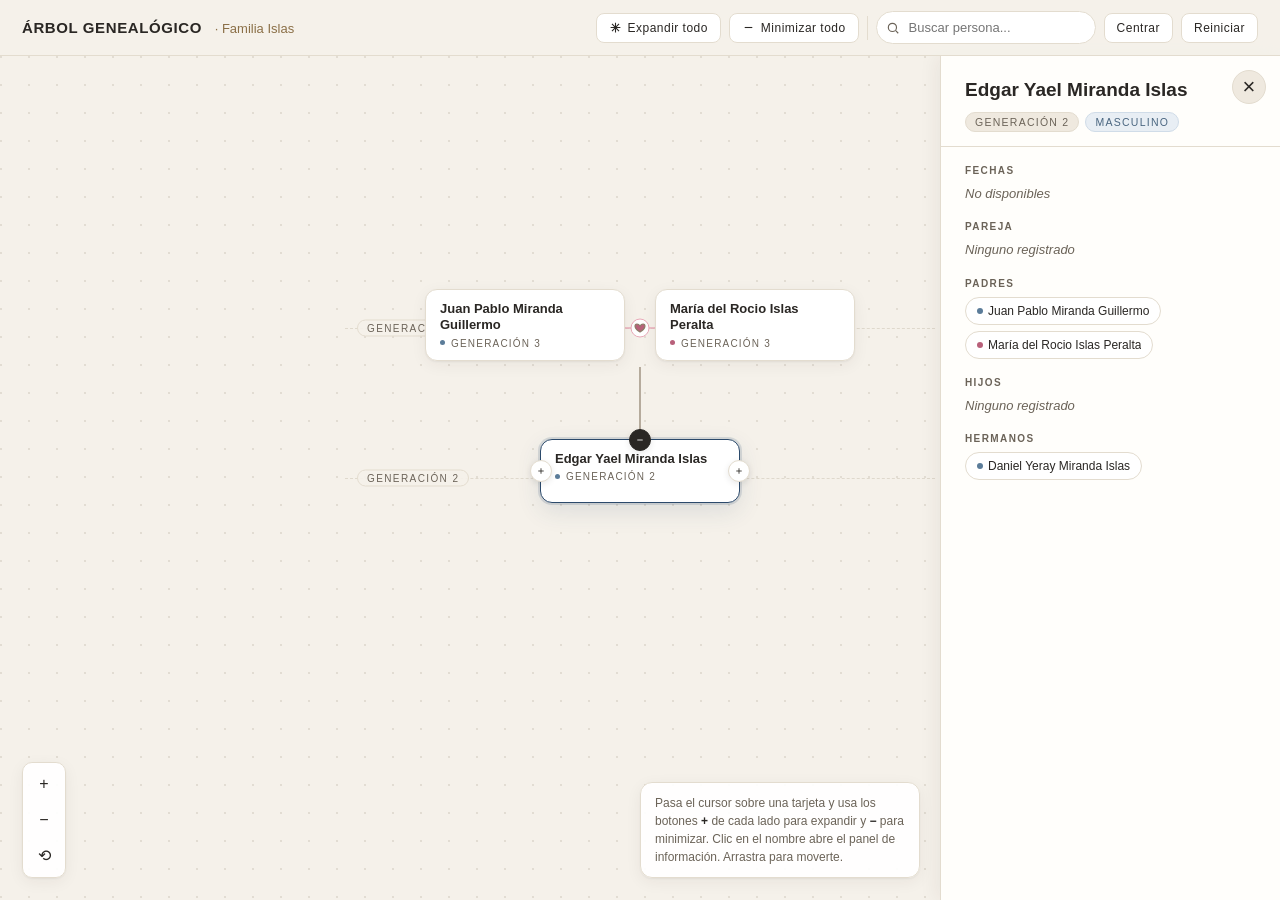
<file: preview.html>
<!DOCTYPE html>
<html lang="es">
<head>
<meta charset="UTF-8">
<title>Árbol Genealógico · Familia Islas</title>
<meta name="viewport" content="width=device-width,initial-scale=1,viewport-fit=cover">
<meta name="theme-color" content="#f5f1ea">
<style>
  :root {
    --bg: #f5f1ea;
    --bg-2: #efe9df;
    --ink: #2a2724;
    --ink-soft: #6b6358;
    --line: #c7bca9;
    --line-strong: #8b7d68;
    --card: #ffffff;
    --card-border: #e3dccf;
    --accent: #8b6f47;
    --accent-soft: #c9a878;
    --focus: #2c4a6b;
    --rose: #b8607a;
    --rose-soft: #e8a9b8;
    --shadow: 0 1px 2px rgba(43,39,36,.06), 0 4px 16px rgba(43,39,36,.06);
  }
  * { box-sizing: border-box; -webkit-tap-highlight-color: transparent; }
  html, body { margin:0; padding:0; height:100%; background: var(--bg); color: var(--ink);
    font-family: 'Inter','Helvetica Neue',-apple-system,BlinkMacSystemFont,'Segoe UI',sans-serif;
    -webkit-font-smoothing: antialiased; overflow:hidden;
    overscroll-behavior: none; touch-action: none; }

  header {
    position: fixed; top:0; left:0; right:0; z-index:30;
    display:flex; align-items:center; justify-content:space-between; gap: 12px;
    padding: 12px 22px;
    padding-top: calc(12px + env(safe-area-inset-top, 0px));
    background: rgba(245,241,234,.92);
    backdrop-filter: blur(10px);
    border-bottom: 1px solid var(--card-border);
    height: calc(56px + env(safe-area-inset-top, 0px));
  }
  header h1 {
    margin:0; font-size: 15px; font-weight: 600; letter-spacing: .04em;
    text-transform: uppercase; color: var(--ink); white-space: nowrap;
    flex: 0 1 auto; min-width: 0; overflow: hidden; text-overflow: ellipsis;
  }
  header h1 span { color: var(--accent); font-weight:500; margin-left:8px; letter-spacing:0; text-transform: none; font-size: 13px; }
  .controls { display:flex; align-items:center; gap:8px; flex-wrap: wrap; }
  .divider { width:1px; height:24px; background: var(--card-border); }
  .search-wrap { position: relative; }
  .search-wrap input {
    width: 220px; padding: 8px 12px 8px 32px; border:1px solid var(--card-border);
    background: #fff; border-radius: 999px; font-size: 13px; color: var(--ink);
    outline:none; transition: border-color .15s, box-shadow .15s;
  }
  .search-wrap input:focus { border-color: var(--accent-soft); box-shadow: 0 0 0 3px rgba(201,168,120,.18); }
  .search-wrap svg.icon { position:absolute; left:10px; top:50%; transform:translateY(-50%); width:14px; height:14px; color: var(--ink-soft); }
  .suggestions {
    position:absolute; top: 38px; left:0; right:0; background:#fff;
    border:1px solid var(--card-border); border-radius: 10px; box-shadow: var(--shadow);
    max-height: 320px; overflow:auto; z-index: 40; display:none;
  }
  .suggestions.open { display:block; }
  .suggestions div { padding:8px 12px; font-size:13px; cursor:pointer; }
  .suggestions div:hover, .suggestions div.active { background: var(--bg-2); }
  .suggestions .gen-tag { font-size:10px; color: var(--ink-soft); margin-left:6px; }
  button.btn {
    padding: 7px 12px; font-size:12px; font-weight:500; letter-spacing:.04em;
    background: #fff; color: var(--ink); border:1px solid var(--card-border);
    border-radius: 8px; cursor:pointer; transition: all .15s;
    display:inline-flex; align-items:center; gap:6px; white-space: nowrap;
  }
  button.btn:hover { background: var(--bg-2); border-color: var(--line-strong); }
  button.btn.primary { background: var(--ink); color:#fff; border-color: var(--ink); }
  button.btn.primary:hover { background:#3d3934; }
  button.btn svg { width:13px; height:13px; }

  .menu-btn {
    display: none; width: 40px; height: 40px; border-radius: 10px;
    background: #fff; border: 1px solid var(--card-border); cursor: pointer;
    align-items: center; justify-content: center; padding: 0; color: var(--ink);
    flex-shrink: 0;
  }
  .menu-btn svg { width: 20px; height: 20px; pointer-events: none; }
  .menu-btn:hover, .menu-btn:active { background: var(--bg-2); }
  .menu-backdrop {
    position: fixed; inset: 0; background: rgba(0,0,0,.22); z-index: 25;
    opacity: 0; pointer-events: none; transition: opacity .2s;
  }
  .menu-backdrop.show { opacity: 1; pointer-events: auto; }

  /* Mobile search bar (debajo del header) - oculto en desktop */
  .mobile-search-bar {
    display: none;
    position: fixed; left: 0; right: 0; z-index: 28;
    top: calc(56px + env(safe-area-inset-top, 0px));
    padding: 8px 14px; background: rgba(245,241,234,.92);
    backdrop-filter: blur(10px);
    border-bottom: 1px solid var(--card-border);
    height: 54px;
  }
  .mobile-search-bar .search-wrap { width: 100%; }
  .mobile-search-bar .search-wrap input {
    width: 100%; padding: 9px 12px 9px 34px; font-size: 14px;
  }
  .mobile-search-bar .search-wrap svg.icon { width: 16px; height: 16px; left: 11px; }
  .mobile-search-bar .suggestions { top: 42px; }

  .canvas-host {
    position: absolute; top: calc(56px + env(safe-area-inset-top, 0px)); left: 0; right: 0; bottom: 0;
    overflow: hidden; cursor: grab;
    background-image: radial-gradient(circle at 1px 1px, rgba(139,125,104,.18) 1px, transparent 0);
    background-size: 28px 28px;
    transition: right .25s ease;
  }
  body.panel-open .canvas-host { right: 340px; }
  .canvas-host.panning { cursor: grabbing; }
  .canvas {
    position: absolute; top: 0; left: 0;
    transform-origin: 0 0;
    will-change: transform;
  }
  svg.lines { position:absolute; top:0; left:0; pointer-events:none; overflow: visible; }
  svg.lines path { fill: none; stroke: var(--line-strong); stroke-width: 1.2; }
  svg.lines path.couple { stroke: var(--rose-soft); stroke-width: 1.4; }
  svg.lines path.sibling { stroke: var(--line); stroke-width: 1; stroke-dasharray: 3 3; }
  svg.lines .heart-bg { fill: #fff; stroke: var(--rose-soft); stroke-width: 1; }
  svg.lines .heart    { fill: var(--rose); }

  .gen-rail { position: absolute; top: 0; left: 0; pointer-events: none; }
  .gen-rail .row { position: absolute; left: 0; right: 0; height: 0;
    border-top: 1px dashed rgba(184,173,151,.35); }
  .gen-rail .label {
    position: absolute; left: 12px; padding: 2px 9px;
    font-size: 10px; letter-spacing: .14em; text-transform: uppercase;
    color: var(--ink-soft); background: rgba(245,241,234,.9);
    border: 1px solid var(--card-border); border-radius: 999px;
    transform: translateY(-50%);
  }

  .card {
    position: absolute; width: 200px; min-height: 64px;
    background: var(--card); border: 1px solid var(--card-border);
    border-radius: 12px; box-shadow: var(--shadow);
    padding: 11px 14px;
    transition: box-shadow .2s, transform .25s ease, top .25s ease, left .25s ease, border-color .15s;
  }
  .card:hover { box-shadow: 0 1px 2px rgba(43,39,36,.08), 0 8px 24px rgba(43,39,36,.10); }
  .card.focused { border-color: var(--focus); box-shadow: 0 0 0 2px rgba(44,74,107,.15), 0 8px 24px rgba(44,74,107,.12); }
  .card.selected { border-color: var(--accent); box-shadow: 0 0 0 2px rgba(139,111,71,.15), 0 8px 24px rgba(139,111,71,.10); }
  .card.placeholder { background: #faf7f1; border-style: dashed; opacity: .85; }
  .card .name { font-size: 13px; font-weight: 600; line-height: 1.25; color: var(--ink); word-wrap: break-word; cursor: pointer; }
  .card .meta { margin-top: 4px; font-size: 10px; letter-spacing: .12em; text-transform: uppercase; color: var(--ink-soft); }
  .card .meta .dot { display:inline-block; width:5px; height:5px; border-radius:50%; margin: 0 6px 2px 0; vertical-align: middle; }
  .card[data-sex="M"] .meta .dot { background: #5b7c99; }
  .card[data-sex="F"] .meta .dot { background: var(--rose); }
  .card .meta .dates { margin-left: 8px; color: var(--ink-soft); letter-spacing: .04em; text-transform: none; font-weight:500; font-size: 10.5px; }

  .btn-edge {
    position: absolute; width: 22px; height: 22px; border-radius: 50%;
    background: #fff; color: var(--ink); border: 1px solid var(--card-border);
    display:flex; align-items:center; justify-content:center; cursor: pointer;
    box-shadow: 0 2px 6px rgba(43,39,36,.10);
    opacity: 0; transition: opacity .15s, transform .15s, background .15s, color .15s;
    user-select:none; z-index: 5;
  }
  .btn-edge svg { width: 12px; height: 12px; pointer-events:none; }
  .btn-edge:hover { background: var(--ink); color:#fff; border-color: var(--ink); transform: scale(1.08); }
  .card:hover .btn-edge, .card.focused .btn-edge, .card.selected .btn-edge { opacity: 1; }
  .btn-edge.minus { background: var(--ink); color:#fff; border-color: var(--ink); }
  .btn-edge.minus:hover { background: var(--accent); border-color: var(--accent); }
  .btn-up    { top: -11px; left: 50%; transform: translateX(-50%); }
  .btn-down  { bottom: -11px; left: 50%; transform: translateX(-50%); }
  .btn-left  { left: -11px; top: 50%; transform: translateY(-50%); }
  .btn-right { right: -11px; top: 50%; transform: translateY(-50%); }
  .btn-edge.btn-up:hover    { transform: translateX(-50%) scale(1.08); }
  .btn-edge.btn-down:hover  { transform: translateX(-50%) scale(1.08); }
  .btn-edge.btn-left:hover  { transform: translateY(-50%) scale(1.08); }
  .btn-edge.btn-right:hover { transform: translateY(-50%) scale(1.08); }

  .empty-hint {
    position: fixed; bottom: 22px; right: 22px; max-width: 280px;
    background: rgba(255,255,255,.92); border: 1px solid var(--card-border);
    border-radius: 12px; padding: 11px 14px; font-size: 12px; color: var(--ink-soft);
    box-shadow: var(--shadow); line-height: 1.5; z-index: 5;
    transition: right .25s ease;
  }
  body.panel-open .empty-hint { right: 360px; }
  .empty-hint b { color: var(--ink); font-weight:600; }
  .empty-hint .key { display:inline-block; padding: 1px 6px; border-radius:4px; background: var(--bg-2); border:1px solid var(--card-border); font-family: ui-monospace,monospace; font-size: 10.5px; color: var(--ink); }

  .zoom-controls {
    position: fixed; bottom: 22px; left: 22px;
    display:flex; flex-direction:column; gap:6px;
    background: rgba(255,255,255,.92); border:1px solid var(--card-border);
    border-radius: 10px; padding: 6px; box-shadow: var(--shadow); z-index: 5;
  }
  .zoom-controls button {
    width: 30px; height: 30px; background: transparent; border: none;
    border-radius: 6px; font-size: 16px; line-height:1; color: var(--ink);
    cursor: pointer; display:flex; align-items:center; justify-content:center;
  }
  .zoom-controls button:hover, .zoom-controls button:active { background: var(--bg-2); }

  .side-panel {
    position: fixed; top: calc(56px + env(safe-area-inset-top, 0px)); right: 0; bottom: 0;
    width: 340px; z-index: 20;
    background: #fffefb; border-left: 1px solid var(--card-border);
    box-shadow: -4px 0 18px rgba(43,39,36,.06);
    transform: translateX(100%); transition: transform .25s ease;
    display: flex; flex-direction: column;
  }
  body.panel-open .side-panel { transform: translateX(0); }
  .side-panel .close {
    position: absolute; top: 14px; right: 14px; width: 34px; height: 34px;
    border: 1px solid var(--card-border); background: var(--bg-2);
    font-size: 22px; line-height: 1; color: var(--ink);
    border-radius: 50%; cursor: pointer;
    display: flex; align-items: center; justify-content: center;
    transition: all .15s;
  }
  .side-panel .close:hover { background: var(--card-border); transform: scale(1.04); }
  .side-panel .panel-header { padding: 22px 24px 14px; border-bottom: 1px solid var(--card-border); position: relative; }
  .side-panel .panel-name { margin: 0; font-size: 19px; font-weight: 600; line-height: 1.25; color: var(--ink); padding-right: 50px; }
  .side-panel .panel-tags { margin-top: 10px; display:flex; flex-wrap: wrap; gap: 6px; }
  .side-panel .tag {
    font-size: 10.5px; letter-spacing: .12em; text-transform: uppercase;
    color: var(--ink-soft); padding: 3px 9px; border-radius: 999px;
    background: var(--bg-2); border: 1px solid var(--card-border);
  }
  .side-panel .tag.gender-M { color: #4a6680; background: #e8eef4; border-color: #d0dce8; }
  .side-panel .tag.gender-F { color: var(--rose); background: #f8e9ee; border-color: #f0d4dc; }
  .side-panel .panel-body { padding: 18px 24px 28px; overflow-y: auto; flex: 1; -webkit-overflow-scrolling: touch; }
  .side-panel .section { margin-bottom: 18px; }
  .side-panel .section-title {
    font-size: 10px; letter-spacing: .14em; text-transform: uppercase;
    color: var(--ink-soft); margin-bottom: 8px; font-weight: 600;
  }
  .side-panel .value { font-size: 13px; color: var(--ink); line-height: 1.5; }
  .side-panel .value.muted { color: var(--ink-soft); font-style: italic; }
  .side-panel .chips { display:flex; flex-wrap: wrap; gap: 6px; }
  .side-panel .chip {
    display:inline-flex; align-items:center; gap: 5px;
    font-size: 12px; padding: 6px 11px; border-radius: 999px;
    background: #fff; border: 1px solid var(--card-border); color: var(--ink);
    cursor: pointer; transition: all .15s; max-width: 100%;
  }
  .side-panel .chip:hover, .side-panel .chip:active { border-color: var(--accent-soft); background: var(--bg-2); }
  .side-panel .chip.placeholder { opacity: .65; font-style: italic; }
  .side-panel .chip .sex-dot { width:6px; height:6px; border-radius:50%; flex-shrink:0; }
  .side-panel .chip .sex-dot.M { background: #5b7c99; }
  .side-panel .chip .sex-dot.F { background: var(--rose); }
  .side-panel .chip .name-text { white-space: nowrap; overflow:hidden; text-overflow: ellipsis; max-width: 230px; }

  @media (max-width: 720px) {
    :root {
      --mobile-header-h: calc(106px + env(safe-area-inset-top, 0px));
      --mobile-search-h: 58px;
      --mobile-menu-h: 238px;
    }

    header {
      padding: 10px 14px;
      padding-top: calc(10px + env(safe-area-inset-top, 0px));
      height: var(--mobile-header-h);
      display: flex;
      flex-direction: column;
      align-items: stretch;
      justify-content: flex-start;
      gap: 8px;
    }
    header h1 {
      width: 100%; flex: 0 0 auto; min-width: 0;
      font-size: 13px; letter-spacing: .03em; line-height: 1.25;
      text-align: center; white-space: normal; overflow: visible; text-overflow: clip;
    }
    header h1 span { display: block; margin-left: 0; margin-top: 2px; color: var(--accent); font-size: 11px; }
    .menu-btn {
      display: inline-flex; width: 100%; height: 42px; gap: 8px;
      border-radius: 12px; font-size: 13px; font-weight: 600;
      letter-spacing: .04em; text-transform: uppercase;
    }
    .menu-btn::after { content: "Opciones"; }
    .divider { display: none; }

    /* Ocultamos el buscador de escritorio porque hay una barra dedicada abajo */
    #search-wrap-desktop { display: none; }
    .mobile-search-bar {
      display: block;
      top: var(--mobile-header-h);
      height: var(--mobile-search-h);
    }

    /* Canvas comienza debajo del título/botón + barra de búsqueda móvil */
    .canvas-host { top: calc(var(--mobile-header-h) + var(--mobile-search-h)); }

    /* Drawer del menú: aparece debajo del botón de opciones y arriba del buscador */
    .controls {
      position: fixed; right: 0; left: 0; z-index: 35;
      top: var(--mobile-header-h);
      display: flex; flex-direction: column; align-items: stretch; gap: 10px;
      background: #fff; padding: 14px;
      border-bottom: 1px solid var(--card-border);
      box-shadow: 0 10px 24px rgba(43,39,36,.10);
      transform: translateY(-120%); transition: transform .22s ease;
      max-height: calc(100dvh - var(--mobile-header-h) - var(--mobile-search-h));
      overflow-y: auto;
    }
    .controls.open { transform: translateY(0); }
    body.menu-open .mobile-search-bar { top: calc(var(--mobile-header-h) + var(--mobile-menu-h)); }
    body.menu-open .canvas-host { top: calc(var(--mobile-header-h) + var(--mobile-menu-h) + var(--mobile-search-h)); }
    .controls .btn { justify-content: center; padding: 12px 14px; font-size: 14px; width: 100%; }
    .controls .btn svg { width: 16px; height: 16px; }

    .empty-hint { display: none; }

    /* Panel como bottom sheet */
    .side-panel {
      top: auto; right: 0; left: 0; bottom: 0;
      width: 100%; height: 78vh; max-height: 78vh;
      border-left: none; border-top: 1px solid var(--card-border);
      border-radius: 18px 18px 0 0;
      box-shadow: 0 -8px 30px rgba(43,39,36,.18);
      transform: translateY(100%);
      z-index: 45;
    }
    body.panel-open .side-panel { transform: translateY(0); }
    body.panel-open .canvas-host { right: 0; }
    .side-panel .panel-header { padding: 28px 22px 14px; }
    .side-panel .panel-name { padding-right: 56px; font-size: 18px; }
    .side-panel .close {
      top: 18px; right: 18px; width: 40px; height: 40px;
      background: var(--bg-2); border-radius: 50%; font-size: 24px;
      box-shadow: 0 2px 6px rgba(43,39,36,.08);
    }
    .side-panel::before {
      content: ""; position: absolute; top: 8px; left: 50%;
      transform: translateX(-50%); width: 44px; height: 4px;
      border-radius: 999px; background: var(--card-border);
    }

    .zoom-controls { bottom: 16px; left: 16px; padding: 4px; }
    .zoom-controls button { width: 38px; height: 38px; font-size: 18px; }

    .card { width: 190px; }
    .btn-edge { width: 26px; height: 26px; opacity: 1; }
    .btn-edge svg { width: 13px; height: 13px; }
  }

  @media (max-width: 720px) and (orientation: landscape) {
    :root { --mobile-header-h: calc(90px + env(safe-area-inset-top, 0px)); --mobile-menu-h: 220px; }
    header h1 { font-size: 12px; }
    .menu-btn { height: 38px; }
    .side-panel { height: 90vh; max-height: 90vh; }
  }
</style>
</head>
<body>

<header>
  <h1>Árbol Genealógico <span>·  Familia Islas</span></h1>
  <div class="controls" id="controls">
    <button class="btn" id="btn-expand-all" title="Expandir todo el árbol">
      <svg viewBox="0 0 24 24" fill="none" stroke="currentColor" stroke-width="2"><path d="M3 12h18M12 3v18M5.5 5.5l13 13M18.5 5.5l-13 13"/></svg>
      Expandir todo
    </button>
    <button class="btn" id="btn-collapse-all" title="Colapsar todo">
      <svg viewBox="0 0 24 24" fill="none" stroke="currentColor" stroke-width="2"><path d="M5 12h14"/></svg>
      Minimizar todo
    </button>
    <div class="divider"></div>
    <div class="search-wrap" id="search-wrap-desktop">
      <svg class="icon" viewBox="0 0 24 24" fill="none" stroke="currentColor" stroke-width="2"><circle cx="11" cy="11" r="7"/><path d="M21 21l-4.35-4.35"/></svg>
      <input id="search" type="text" placeholder="Buscar persona..." autocomplete="off">
      <div id="suggestions" class="suggestions"></div>
    </div>
    <button class="btn" id="btn-fit">Centrar</button>
    <button class="btn" id="btn-reset">Reiniciar</button>
  </div>
  <button class="menu-btn" id="menu-btn" aria-label="Abrir menú" aria-expanded="false">
    <svg viewBox="0 0 24 24" fill="none" stroke="currentColor" stroke-width="2" stroke-linecap="round"><path d="M4 6h16M4 12h16M4 18h16"/></svg>
  </button>
</header>
<div class="mobile-search-bar" id="mobile-search-bar">
  <div class="search-wrap">
    <svg class="icon" viewBox="0 0 24 24" fill="none" stroke="currentColor" stroke-width="2"><circle cx="11" cy="11" r="7"/><path d="M21 21l-4.35-4.35"/></svg>
    <input id="search-m" type="text" placeholder="Buscar persona..." autocomplete="off">
    <div id="suggestions-m" class="suggestions"></div>
  </div>
</div>
<div class="menu-backdrop" id="menu-backdrop"></div>

<div id="canvas-host" class="canvas-host">
  <div id="canvas" class="canvas">
    <div id="rail" class="gen-rail"></div>
    <svg id="lines" class="lines"></svg>
    <div id="cards"></div>
  </div>
</div>

<div class="zoom-controls">
  <button id="zoom-in" title="Acercar">+</button>
  <button id="zoom-out" title="Alejar">−</button>
  <button id="zoom-reset" title="Restablecer">⟲</button>
</div>

<div class="empty-hint">
  Pasa el cursor sobre una tarjeta y usa los botones <b>+</b> de cada lado para expandir y <b>−</b> para minimizar. Clic en el nombre abre el panel de información. Arrastra para moverte.
</div>

<aside class="side-panel" id="panel">
  <div class="panel-header">
    <button class="close" id="panel-close" aria-label="Cerrar panel">×</button>
    <h2 class="panel-name" id="panel-name">—</h2>
    <div class="panel-tags" id="panel-tags"></div>
  </div>
  <div class="panel-body">
    <div class="section">
      <div class="section-title">Fechas</div>
      <div id="panel-dates" class="value muted">No disponibles</div>
    </div>
    <div class="section"><div class="section-title">Pareja</div><div id="panel-pareja" class="chips"></div></div>
    <div class="section"><div class="section-title">Padres</div><div id="panel-padres" class="chips"></div></div>
    <div class="section"><div class="section-title">Hijos</div><div id="panel-hijos" class="chips"></div></div>
    <div class="section"><div class="section-title">Hermanos</div><div id="panel-hermanos" class="chips"></div></div>
  </div>
</aside>

<script>
const PEOPLE = {"Anjeni Miranda": {"g": 1, "p": [], "h": [], "c": [], "pa": ["Argenin Amayelis Miranda Rojo", "José"], "s": "F"}, "Gerardo Martínez Méndez": {"g": 1, "p": [], "h": [], "c": [], "pa": ["Beatriz Méndez Islas", "Rodolfo Martínez Sánchez"], "s": "M"}, "Ana Sofía Ontiveros Peralta": {"g": 2, "p": [], "h": ["Diego Ontiveros Peralta"], "c": [], "pa": ["Ana Guadalupe Peralta Sánchez", "Antonio Ontiveros"], "s": "F"}, "Angel Fernando Cardeña Islas": {"g": 2, "p": [], "h": ["Maria Magdalena Cardeña Islas", "Pedro Martin Cardeña Islas", "Ricardo Alberto Cardeña Islas"], "c": [], "pa": ["Demetrio Felipe Cardeña Sosa", "Susana Islas Limón"], "s": "M"}, "Argenin Amayelis Miranda Rojo": {"g": 2, "p": ["José"], "h": [], "c": ["Anjeni Miranda"], "pa": ["Enrique Rojo", "Magdalena Miranda Guillermo"], "s": "F"}, "Beatriz Méndez Islas": {"g": 2, "p": ["Rodolfo Martínez Sánchez"], "h": ["Rubén Román Méndez Islas"], "c": ["Gerardo Martínez Méndez"], "pa": ["Abraham Méndez Villagómez", "María Guadalupe Islas Peralta"], "s": "F"}, "Bianca Peralta Gómez": {"g": 2, "p": [], "h": ["Gibran Peralta Gómez", "Patricia Peralta Gómez"], "c": [], "pa": ["Francisco Javier Peralta Torres", "Sará Gómez"], "s": "F"}, "Catalina Peralta Pedraza": {"g": 2, "p": [], "h": [], "c": [], "pa": ["Ricardo Peralta Torres", "Rosa Pedraza"], "s": "F"}, "César Eduardo Godínez Islas": {"g": 2, "p": [], "h": ["Moisés Gilberto Godínez Islas", "Sergio Roman Godínez Islas"], "c": [], "pa": ["Ambrocio Godínez Gonzáles", "Lucia Emma Islas Peralta"], "s": "M"}, "Claudia Peralta": {"g": 2, "p": [], "h": ["Ricardo Peralta"], "c": [], "pa": ["Lusy", "Miguel Ángel Peralta Torres"], "s": "F"}, "Daniel Yeray Miranda Islas": {"g": 2, "p": [], "h": ["Edgar Yael Miranda Islas"], "c": [], "pa": ["Juan Pablo Miranda Guillermo", "María del Rocio Islas Peralta"], "s": "M"}, "Diego Ontiveros Peralta": {"g": 2, "p": [], "h": ["Ana Sofía Ontiveros Peralta"], "c": [], "pa": ["Ana Guadalupe Peralta Sánchez", "Antonio Ontiveros"], "s": "M"}, "Edgar Yael Miranda Islas": {"g": 2, "p": [], "h": ["Daniel Yeray Miranda Islas"], "c": [], "pa": ["Juan Pablo Miranda Guillermo", "María del Rocio Islas Peralta"], "s": "M"}, "Eduardo Peralta": {"g": 2, "p": [], "h": ["Adriana Peralta", "Monserrat Peralta"], "c": [], "pa": ["Andrés Peralta Sánchez", "Liliana"], "s": "M"}, "Elena Miranda Ortengren": {"g": 2, "p": [], "h": [], "c": [], "pa": ["Anne Ortengren", "Ernesto Rafael Miranda Guillermo"], "s": "F"}, "Emmanuel Peralta": {"g": 2, "p": [], "h": ["Fernando J. Peralta"], "c": [], "pa": ["Dulce", "Fernando Peralta Sánchez"], "s": "M"}, "Ethel Patricia Islas Villagómez": {"g": 2, "p": [], "h": ["Noé Humberto Islas Villagómez"], "c": [], "pa": ["Ethel Patricia Villagómez Aragón", "Jose Humberto Roman Islas Peralta"], "s": "F"}, "Fernando J. Peralta": {"g": 2, "p": [], "h": ["Emmanuel Peralta"], "c": [], "pa": ["Dulce", "Fernando Peralta Sánchez"], "s": "M"}, "Gibran Peralta Gómez": {"g": 2, "p": [], "h": ["Bianca Peralta Gómez", "Patricia Peralta Gómez"], "c": [], "pa": ["Francisco Javier Peralta Torres", "Sará Gómez"], "s": "M"}, "Hijo Peralta": {"g": 2, "p": [], "h": [], "c": [], "pa": ["Gabriela", "José Antonio Peralta Torres"], "s": "M"}, "Jennifer A.": {"g": 2, "p": [], "h": ["Karla A Flores Peralta", "Leslie Andrea"], "c": [], "pa": ["Carlos Flores", "Herlinda Peralta Sánchez"], "s": "F"}, "José": {"g": 2, "p": ["Argenin Amayelis Miranda Rojo"], "h": [], "c": ["Anjeni Miranda"], "pa": [], "s": "M"}, "Karla A Flores Peralta": {"g": 2, "p": [], "h": ["Jennifer A.", "Leslie Andrea"], "c": [], "pa": ["Carlos Flores", "Herlinda Peralta Sánchez"], "s": "F"}, "Leslie Andrea": {"g": 2, "p": [], "h": ["Jennifer A.", "Karla A Flores Peralta"], "c": [], "pa": ["Carlos Flores", "Herlinda Peralta Sánchez"], "s": "F"}, "Maria Magdalena Cardeña Islas": {"g": 2, "p": [], "h": ["Angel Fernando Cardeña Islas", "Pedro Martin Cardeña Islas", "Ricardo Alberto Cardeña Islas"], "c": [], "pa": ["Demetrio Felipe Cardeña Sosa", "Susana Islas Limón"], "s": "F"}, "Moisés Gilberto Godínez Islas": {"g": 2, "p": [], "h": ["César Eduardo Godínez Islas", "Sergio Roman Godínez Islas"], "c": [], "pa": ["Ambrocio Godínez Gonzáles", "Lucia Emma Islas Peralta"], "s": "M"}, "Monserrat Peralta": {"g": 2, "p": [], "h": ["Adriana Peralta", "Eduardo Peralta"], "c": [], "pa": ["Andrés Peralta Sánchez", "Liliana"], "s": "F"}, "Noé Humberto Islas Villagómez": {"g": 2, "p": [], "h": ["Ethel Patricia Islas Villagómez"], "c": [], "pa": ["Ethel Patricia Villagómez Aragón", "Jose Humberto Roman Islas Peralta"], "s": "M"}, "Patricia Peralta Gómez": {"g": 2, "p": [], "h": ["Bianca Peralta Gómez", "Gibran Peralta Gómez"], "c": [], "pa": ["Francisco Javier Peralta Torres", "Sará Gómez"], "s": "F"}, "Pedro Martin Cardeña Islas": {"g": 2, "p": [], "h": ["Angel Fernando Cardeña Islas", "Maria Magdalena Cardeña Islas", "Ricardo Alberto Cardeña Islas"], "c": [], "pa": ["Demetrio Felipe Cardeña Sosa", "Susana Islas Limón"], "s": "M"}, "Ricardo Alberto Cardeña Islas": {"g": 2, "p": [], "h": ["Angel Fernando Cardeña Islas", "Maria Magdalena Cardeña Islas", "Pedro Martin Cardeña Islas"], "c": [], "pa": ["Demetrio Felipe Cardeña Sosa", "Susana Islas Limón"], "s": "M"}, "Ricardo Peralta": {"g": 2, "p": [], "h": ["Claudia Peralta"], "c": [], "pa": ["Lusy", "Miguel Ángel Peralta Torres"], "s": "M"}, "Rodolfo Martínez Sánchez": {"g": 2, "p": ["Beatriz Méndez Islas"], "h": [], "c": ["Gerardo Martínez Méndez"], "pa": [], "s": "M"}, "Rubén Román Méndez Islas": {"g": 2, "p": [], "h": ["Beatriz Méndez Islas"], "c": [], "pa": ["Abraham Méndez Villagómez", "María Guadalupe Islas Peralta"], "s": "M"}, "Sergio Roman Godínez Islas": {"g": 2, "p": [], "h": ["César Eduardo Godínez Islas", "Moisés Gilberto Godínez Islas"], "c": [], "pa": ["Ambrocio Godínez Gonzáles", "Lucia Emma Islas Peralta"], "s": "M"}, "Abraham Méndez Villagómez": {"g": 3, "p": ["María Guadalupe Islas Peralta"], "h": [], "c": ["Beatriz Méndez Islas", "Rubén Román Méndez Islas"], "pa": [], "s": "M"}, "Adriana Peralta": {"g": 3, "p": [], "h": ["Eduardo Peralta", "Luis Peralta", "Monserrat Peralta"], "c": [], "pa": ["Amparo", "Andrés Peralta Sánchez", "Liliana", "Teodoro Peralta Rojas"], "s": "F"}, "Ambrocio Godínez Gonzáles": {"g": 3, "p": ["Lucia Emma Islas Peralta"], "h": [], "c": ["César Eduardo Godínez Islas", "Moisés Gilberto Godínez Islas", "Sergio Roman Godínez Islas"], "pa": [], "s": "M"}, "Ana Guadalupe Peralta Sánchez": {"g": 3, "p": ["Antonio Ontiveros"], "h": ["Andrés Peralta Sánchez", "Fernando Peralta Sánchez", "Herlinda Peralta Sánchez", "Jesús Peralta Sánchez", "José Luis Peralta Sánchez", "María Ángeles Peralta Sánchez", "Monserrat Peralta Sánchez"], "c": ["Ana Sofía Ontiveros Peralta", "Diego Ontiveros Peralta"], "pa": ["Jesus Peralta Rojas", "María Elena Sánchez"], "s": "F"}, "Andrea": {"g": 3, "p": [], "h": ["Enrique", "Miguel", "Oscar", "Susy"], "c": [], "pa": ["Enrique Franco", "Meche Guillermo Jiménez"], "s": "F"}, "Andrés Peralta Sánchez": {"g": 3, "p": ["Liliana"], "h": ["Ana Guadalupe Peralta Sánchez", "Fernando Peralta Sánchez", "Herlinda Peralta Sánchez", "Jesús Peralta Sánchez", "José Luis Peralta Sánchez", "María Ángeles Peralta Sánchez", "Monserrat Peralta Sánchez"], "c": ["Adriana Peralta", "Eduardo Peralta", "Monserrat Peralta"], "pa": ["Jesus Peralta Rojas", "María Elena Sánchez"], "s": "M"}, "Anne Ortengren": {"g": 3, "p": ["Ernesto Rafael Miranda Guillermo"], "h": [], "c": ["Elena Miranda Ortengren"], "pa": [], "s": "F"}, "Antonio Ontiveros": {"g": 3, "p": ["Ana Guadalupe Peralta Sánchez"], "h": [], "c": ["Ana Sofía Ontiveros Peralta", "Diego Ontiveros Peralta"], "pa": [], "s": "M"}, "Arturo Peralta Torres": {"g": 3, "p": [], "h": ["Francisco Javier Peralta Torres", "José Antonio Peralta Torres", "Lorenso Peralta Torres", "Luis Gabriel Peralta Torres", "Miguel Ángel Peralta Torres", "Ricardo Peralta Torres"], "c": [], "pa": ["Catalina Torres", "Ricardo Peralta Rojas"], "s": "M"}, "Carlos Flores": {"g": 3, "p": ["Herlinda Peralta Sánchez"], "h": [], "c": ["Jennifer A.", "Karla A Flores Peralta", "Leslie Andrea"], "pa": [], "s": "M"}, "Chelo": {"g": 3, "p": [], "h": ["Facundo"], "c": [], "pa": ["Facundo", "Lucha Guillermo Jiménez"], "s": "F"}, "David Peralta Gudiño": {"g": 3, "p": [], "h": ["Elena Peralta Gudiño", "Federico Peralta Gudiño", "Isabel Peralta Gudiño", "Julian Peralta Gudiño", "Nicolas Peralta Gudiño", "Santiago Peralta Gudiño", "Tereza Peralta Gudiño", "Verónica Peralta Gudiño", "Víctor Peralta Gudiño"], "c": [], "pa": ["Federico Peralta Rojas", "Graciela Gudiño"], "s": "M"}, "Demetrio Felipe Cardeña Sosa": {"g": 3, "p": ["Susana Islas Limón"], "h": [], "c": ["Angel Fernando Cardeña Islas", "Maria Magdalena Cardeña Islas", "Pedro Martin Cardeña Islas", "Ricardo Alberto Cardeña Islas"], "pa": [], "s": "M"}, "Dulce": {"g": 3, "p": ["Fernando Peralta Sánchez"], "h": [], "c": ["Emmanuel Peralta", "Fernando J. Peralta"], "pa": [], "s": "F"}, "Eduardo Islas Limón": {"g": 3, "p": [], "h": ["Gerardo Islas Limón", "Manuel Islas Limón", "Susana Islas Limón"], "c": [], "pa": ["Aurelio Islas Bautista", "Petra Limón González"], "s": "M"}, "Elena Peralta Gudiño": {"g": 3, "p": [], "h": ["David Peralta Gudiño", "Federico Peralta Gudiño", "Isabel Peralta Gudiño", "Julian Peralta Gudiño", "Nicolas Peralta Gudiño", "Santiago Peralta Gudiño", "Tereza Peralta Gudiño", "Verónica Peralta Gudiño", "Víctor Peralta Gudiño"], "c": [], "pa": ["Federico Peralta Rojas", "Graciela Gudiño"], "s": "F"}, "Enrique": {"g": 3, "p": [], "h": ["Andrea", "Miguel", "Oscar", "Susy"], "c": [], "pa": ["Enrique Franco", "Meche Guillermo Jiménez"], "s": "M"}, "Enrique Rojo": {"g": 3, "p": ["Magdalena Miranda Guillermo"], "h": [], "c": ["Argenin Amayelis Miranda Rojo"], "pa": [], "s": "M"}, "Ernesto Rafael Miranda Guillermo": {"g": 3, "p": ["Anne Ortengren"], "h": ["José Antonio Miranda Guillermo", "Juan Pablo Miranda Guillermo", "Magdalena Miranda Guillermo"], "c": ["Elena Miranda Ortengren"], "pa": ["Antonio Miranda Valverde", "Elena Guillermo Jiménez"], "s": "M"}, "Ethel Patricia Villagómez Aragón": {"g": 3, "p": ["Jose Humberto Roman Islas Peralta"], "h": [], "c": ["Ethel Patricia Islas Villagómez", "Noé Humberto Islas Villagómez"], "pa": [], "s": "F"}, "Federico Peralta Gudiño": {"g": 3, "p": [], "h": ["David Peralta Gudiño", "Elena Peralta Gudiño", "Isabel Peralta Gudiño", "Julian Peralta Gudiño", "Nicolas Peralta Gudiño", "Santiago Peralta Gudiño", "Tereza Peralta Gudiño", "Verónica Peralta Gudiño", "Víctor Peralta Gudiño"], "c": [], "pa": ["Federico Peralta Rojas", "Graciela Gudiño"], "s": "M"}, "Fernando Peralta Sánchez": {"g": 3, "p": ["Dulce"], "h": ["Ana Guadalupe Peralta Sánchez", "Andrés Peralta Sánchez", "Herlinda Peralta Sánchez", "Jesús Peralta Sánchez", "José Luis Peralta Sánchez", "María Ángeles Peralta Sánchez", "Monserrat Peralta Sánchez"], "c": ["Emmanuel Peralta", "Fernando J. Peralta"], "pa": ["Jesus Peralta Rojas", "María Elena Sánchez"], "s": "M"}, "Francisco Javier Miranda Villeda": {"g": 3, "p": [], "h": ["Guadalupe Miranda Villeda", "María del Consuelo Miranda Villeda", "Minerva Miranda Villeda"], "c": [], "pa": ["Bulmaro Miranda Valverde", "Conrrada Villeda"], "s": "M"}, "Francisco Javier Peralta Torres": {"g": 3, "p": ["Sará Gómez"], "h": ["Arturo Peralta Torres", "José Antonio Peralta Torres", "Lorenso Peralta Torres", "Luis Gabriel Peralta Torres", "Miguel Ángel Peralta Torres", "Ricardo Peralta Torres"], "c": ["Bianca Peralta Gómez", "Gibran Peralta Gómez", "Patricia Peralta Gómez"], "pa": ["Catalina Torres", "Ricardo Peralta Rojas"], "s": "M"}, "Gabriela": {"g": 3, "p": ["José Antonio Peralta Torres"], "h": [], "c": ["Hijo Peralta"], "pa": [], "s": "F"}, "Gerardo Islas Limón": {"g": 3, "p": [], "h": ["Eduardo Islas Limón", "Manuel Islas Limón", "Susana Islas Limón"], "c": [], "pa": ["Aurelio Islas Bautista", "Petra Limón González"], "s": "M"}, "Guadalupe Miranda Villeda": {"g": 3, "p": [], "h": ["Francisco Javier Miranda Villeda", "María del Consuelo Miranda Villeda", "Minerva Miranda Villeda"], "c": [], "pa": ["Bulmaro Miranda Valverde", "Conrrada Villeda"], "s": "F"}, "Herlinda Peralta Sánchez": {"g": 3, "p": ["Carlos Flores"], "h": ["Ana Guadalupe Peralta Sánchez", "Andrés Peralta Sánchez", "Fernando Peralta Sánchez", "Jesús Peralta Sánchez", "José Luis Peralta Sánchez", "María Ángeles Peralta Sánchez", "Monserrat Peralta Sánchez"], "c": ["Jennifer A.", "Karla A Flores Peralta", "Leslie Andrea"], "pa": ["Jesus Peralta Rojas", "María Elena Sánchez"], "s": "F"}, "Inés": {"g": 3, "p": ["José Antonio Miranda Guillermo"], "h": [], "c": [], "pa": [], "s": "F"}, "Isabel": {"g": 3, "p": ["Lorenso Peralta Torres"], "h": [], "c": [], "pa": [], "s": "F"}, "Isabel Peralta Gudiño": {"g": 3, "p": [], "h": ["David Peralta Gudiño", "Elena Peralta Gudiño", "Federico Peralta Gudiño", "Julian Peralta Gudiño", "Nicolas Peralta Gudiño", "Santiago Peralta Gudiño", "Tereza Peralta Gudiño", "Verónica Peralta Gudiño", "Víctor Peralta Gudiño"], "c": [], "pa": ["Federico Peralta Rojas", "Graciela Gudiño"], "s": "F"}, "Jesús Peralta Sánchez": {"g": 3, "p": [], "h": ["Ana Guadalupe Peralta Sánchez", "Andrés Peralta Sánchez", "Fernando Peralta Sánchez", "Herlinda Peralta Sánchez", "José Luis Peralta Sánchez", "María Ángeles Peralta Sánchez", "Monserrat Peralta Sánchez"], "c": [], "pa": ["Jesus Peralta Rojas", "María Elena Sánchez"], "s": "M"}, "José Antonio Miranda Guillermo": {"g": 3, "p": ["Inés"], "h": ["Ernesto Rafael Miranda Guillermo", "Juan Pablo Miranda Guillermo", "Magdalena Miranda Guillermo"], "c": [], "pa": ["Antonio Miranda Valverde", "Elena Guillermo Jiménez"], "s": "M"}, "José Antonio Peralta Torres": {"g": 3, "p": ["Gabriela"], "h": ["Arturo Peralta Torres", "Francisco Javier Peralta Torres", "Lorenso Peralta Torres", "Luis Gabriel Peralta Torres", "Miguel Ángel Peralta Torres", "Ricardo Peralta Torres"], "c": ["Hijo Peralta"], "pa": ["Catalina Torres", "Ricardo Peralta Rojas"], "s": "M"}, "Jose Benito Roberto Islas Peralta": {"g": 3, "p": [], "h": ["Jose Humberto Roman Islas Peralta", "Jose Islas Peralta", "Jose Román Emiliano Islas Peralta", "Lucia Emma Islas Peralta", "María del Rocio Islas Peralta", "María Guadalupe Islas Peralta", "Noé Teodóro Islas Peralta"], "c": [], "pa": ["Guadalupe Peralta Rojas", "Roman Islas Bautista"], "s": "M"}, "Jose Humberto Roman Islas Peralta": {"g": 3, "p": ["Ethel Patricia Villagómez Aragón"], "h": ["Jose Benito Roberto Islas Peralta", "Jose Islas Peralta", "Jose Román Emiliano Islas Peralta", "Lucia Emma Islas Peralta", "María del Rocio Islas Peralta", "María Guadalupe Islas Peralta", "Noé Teodóro Islas Peralta"], "c": ["Ethel Patricia Islas Villagómez", "Noé Humberto Islas Villagómez"], "pa": ["Guadalupe Peralta Rojas", "Roman Islas Bautista"], "s": "M"}, "Jose Islas Peralta": {"g": 3, "p": [], "h": ["Jose Benito Roberto Islas Peralta", "Jose Humberto Roman Islas Peralta", "Jose Román Emiliano Islas Peralta", "Lucia Emma Islas Peralta", "María del Rocio Islas Peralta", "María Guadalupe Islas Peralta", "Noé Teodóro Islas Peralta"], "c": [], "pa": ["Guadalupe Peralta Rojas", "Roman Islas Bautista"], "s": "M"}, "José Luis Peralta Sánchez": {"g": 3, "p": [], "h": ["Ana Guadalupe Peralta Sánchez", "Andrés Peralta Sánchez", "Fernando Peralta Sánchez", "Herlinda Peralta Sánchez", "Jesús Peralta Sánchez", "María Ángeles Peralta Sánchez", "Monserrat Peralta Sánchez"], "c": [], "pa": ["Jesus Peralta Rojas", "María Elena Sánchez"], "s": "M"}, "Jose Román Emiliano Islas Peralta": {"g": 3, "p": [], "h": ["Jose Benito Roberto Islas Peralta", "Jose Humberto Roman Islas Peralta", "Jose Islas Peralta", "Lucia Emma Islas Peralta", "María del Rocio Islas Peralta", "María Guadalupe Islas Peralta", "Noé Teodóro Islas Peralta"], "c": [], "pa": ["Guadalupe Peralta Rojas", "Roman Islas Bautista"], "s": "M"}, "Juan Pablo Miranda Guillermo": {"g": 3, "p": ["María del Rocio Islas Peralta"], "h": ["Ernesto Rafael Miranda Guillermo", "José Antonio Miranda Guillermo", "Magdalena Miranda Guillermo"], "c": ["Daniel Yeray Miranda Islas", "Edgar Yael Miranda Islas"], "pa": ["Antonio Miranda Valverde", "Elena Guillermo Jiménez"], "s": "M"}, "Julian Peralta Gudiño": {"g": 3, "p": [], "h": ["David Peralta Gudiño", "Elena Peralta Gudiño", "Federico Peralta Gudiño", "Isabel Peralta Gudiño", "Nicolas Peralta Gudiño", "Santiago Peralta Gudiño", "Tereza Peralta Gudiño", "Verónica Peralta Gudiño", "Víctor Peralta Gudiño"], "c": [], "pa": ["Federico Peralta Rojas", "Graciela Gudiño"], "s": "M"}, "Liliana": {"g": 3, "p": ["Andrés Peralta Sánchez"], "h": [], "c": ["Adriana Peralta", "Eduardo Peralta", "Monserrat Peralta"], "pa": [], "s": "F"}, "Lorenso Peralta Torres": {"g": 3, "p": ["Isabel"], "h": ["Arturo Peralta Torres", "Francisco Javier Peralta Torres", "José Antonio Peralta Torres", "Luis Gabriel Peralta Torres", "Miguel Ángel Peralta Torres", "Ricardo Peralta Torres"], "c": [], "pa": ["Catalina Torres", "Ricardo Peralta Rojas"], "s": "M"}, "Lucia Emma Islas Peralta": {"g": 3, "p": ["Ambrocio Godínez Gonzáles"], "h": ["Jose Benito Roberto Islas Peralta", "Jose Humberto Roman Islas Peralta", "Jose Islas Peralta", "Jose Román Emiliano Islas Peralta", "María del Rocio Islas Peralta", "María Guadalupe Islas Peralta", "Noé Teodóro Islas Peralta"], "c": ["César Eduardo Godínez Islas", "Moisés Gilberto Godínez Islas", "Sergio Roman Godínez Islas"], "pa": ["Guadalupe Peralta Rojas", "Roman Islas Bautista"], "s": "F"}, "Luis Gabriel Peralta Torres": {"g": 3, "p": [], "h": ["Arturo Peralta Torres", "Francisco Javier Peralta Torres", "José Antonio Peralta Torres", "Lorenso Peralta Torres", "Miguel Ángel Peralta Torres", "Ricardo Peralta Torres"], "c": [], "pa": ["Catalina Torres", "Ricardo Peralta Rojas"], "s": "M"}, "Luis Peralta": {"g": 3, "p": [], "h": ["Adriana Peralta"], "c": [], "pa": ["Amparo", "Teodoro Peralta Rojas"], "s": "M"}, "Lusy": {"g": 3, "p": ["Miguel Ángel Peralta Torres"], "h": [], "c": ["Claudia Peralta", "Ricardo Peralta"], "pa": [], "s": "F"}, "Magdalena Miranda Guillermo": {"g": 3, "p": ["Enrique Rojo"], "h": ["Ernesto Rafael Miranda Guillermo", "José Antonio Miranda Guillermo", "Juan Pablo Miranda Guillermo"], "c": ["Argenin Amayelis Miranda Rojo"], "pa": ["Antonio Miranda Valverde", "Elena Guillermo Jiménez"], "s": "F"}, "Manuel Islas Limón": {"g": 3, "p": [], "h": ["Eduardo Islas Limón", "Gerardo Islas Limón", "Susana Islas Limón"], "c": [], "pa": ["Aurelio Islas Bautista", "Petra Limón González"], "s": "M"}, "María Ángeles Peralta Sánchez": {"g": 3, "p": [], "h": ["Ana Guadalupe Peralta Sánchez", "Andrés Peralta Sánchez", "Fernando Peralta Sánchez", "Herlinda Peralta Sánchez", "Jesús Peralta Sánchez", "José Luis Peralta Sánchez", "Monserrat Peralta Sánchez"], "c": [], "pa": ["Jesus Peralta Rojas", "María Elena Sánchez"], "s": "F"}, "María del Consuelo Miranda Villeda": {"g": 3, "p": [], "h": ["Francisco Javier Miranda Villeda", "Guadalupe Miranda Villeda", "Minerva Miranda Villeda"], "c": [], "pa": ["Bulmaro Miranda Valverde", "Conrrada Villeda"], "s": "F"}, "María del Rocio Islas Peralta": {"g": 3, "p": ["Juan Pablo Miranda Guillermo"], "h": ["Jose Benito Roberto Islas Peralta", "Jose Humberto Roman Islas Peralta", "Jose Islas Peralta", "Jose Román Emiliano Islas Peralta", "Lucia Emma Islas Peralta", "María Guadalupe Islas Peralta", "Noé Teodóro Islas Peralta"], "c": ["Daniel Yeray Miranda Islas", "Edgar Yael Miranda Islas"], "pa": ["Guadalupe Peralta Rojas", "Roman Islas Bautista"], "s": "F"}, "María Guadalupe Islas Peralta": {"g": 3, "p": ["Abraham Méndez Villagómez"], "h": ["Jose Benito Roberto Islas Peralta", "Jose Humberto Roman Islas Peralta", "Jose Islas Peralta", "Jose Román Emiliano Islas Peralta", "Lucia Emma Islas Peralta", "María del Rocio Islas Peralta", "Noé Teodóro Islas Peralta"], "c": ["Beatriz Méndez Islas", "Rubén Román Méndez Islas"], "pa": ["Guadalupe Peralta Rojas", "Roman Islas Bautista"], "s": "F"}, "Miguel": {"g": 3, "p": [], "h": ["Andrea", "Enrique", "Oscar", "Susy"], "c": [], "pa": ["Enrique Franco", "Meche Guillermo Jiménez"], "s": "M"}, "Miguel Ángel Peralta Torres": {"g": 3, "p": ["Lusy"], "h": ["Arturo Peralta Torres", "Francisco Javier Peralta Torres", "José Antonio Peralta Torres", "Lorenso Peralta Torres", "Luis Gabriel Peralta Torres", "Ricardo Peralta Torres"], "c": ["Claudia Peralta", "Ricardo Peralta"], "pa": ["Catalina Torres", "Ricardo Peralta Rojas"], "s": "M"}, "Minerva Miranda Villeda": {"g": 3, "p": [], "h": ["Francisco Javier Miranda Villeda", "Guadalupe Miranda Villeda", "María del Consuelo Miranda Villeda"], "c": [], "pa": ["Bulmaro Miranda Valverde", "Conrrada Villeda"], "s": "F"}, "Monserrat Peralta Sánchez": {"g": 3, "p": [], "h": ["Ana Guadalupe Peralta Sánchez", "Andrés Peralta Sánchez", "Fernando Peralta Sánchez", "Herlinda Peralta Sánchez", "Jesús Peralta Sánchez", "José Luis Peralta Sánchez", "María Ángeles Peralta Sánchez"], "c": [], "pa": ["Jesus Peralta Rojas", "María Elena Sánchez"], "s": "F"}, "Nicolas Peralta Gudiño": {"g": 3, "p": [], "h": ["David Peralta Gudiño", "Elena Peralta Gudiño", "Federico Peralta Gudiño", "Isabel Peralta Gudiño", "Julian Peralta Gudiño", "Santiago Peralta Gudiño", "Tereza Peralta Gudiño", "Verónica Peralta Gudiño", "Víctor Peralta Gudiño"], "c": [], "pa": ["Federico Peralta Rojas", "Graciela Gudiño"], "s": "M"}, "Noé Teodóro Islas Peralta": {"g": 3, "p": [], "h": ["Jose Benito Roberto Islas Peralta", "Jose Humberto Roman Islas Peralta", "Jose Islas Peralta", "Jose Román Emiliano Islas Peralta", "Lucia Emma Islas Peralta", "María del Rocio Islas Peralta", "María Guadalupe Islas Peralta"], "c": [], "pa": ["Guadalupe Peralta Rojas", "Roman Islas Bautista"], "s": "M"}, "Oscar": {"g": 3, "p": [], "h": ["Andrea", "Enrique", "Miguel", "Susy"], "c": [], "pa": ["Enrique Franco", "Meche Guillermo Jiménez"], "s": "M"}, "Raul Mata Islas": {"g": 3, "p": [], "h": [], "c": [], "pa": ["Felisa Islas Bautista", "José Angel Mata Prado"], "s": "M"}, "Ricardo Peralta Torres": {"g": 3, "p": ["Rosa Pedraza"], "h": ["Arturo Peralta Torres", "Francisco Javier Peralta Torres", "José Antonio Peralta Torres", "Lorenso Peralta Torres", "Luis Gabriel Peralta Torres", "Miguel Ángel Peralta Torres"], "c": ["Catalina Peralta Pedraza"], "pa": ["Catalina Torres", "Ricardo Peralta Rojas"], "s": "M"}, "Rosa Pedraza": {"g": 3, "p": ["Ricardo Peralta Torres"], "h": [], "c": ["Catalina Peralta Pedraza"], "pa": [], "s": "F"}, "Santiago Peralta Gudiño": {"g": 3, "p": [], "h": ["David Peralta Gudiño", "Elena Peralta Gudiño", "Federico Peralta Gudiño", "Isabel Peralta Gudiño", "Julian Peralta Gudiño", "Nicolas Peralta Gudiño", "Tereza Peralta Gudiño", "Verónica Peralta Gudiño", "Víctor Peralta Gudiño"], "c": [], "pa": ["Federico Peralta Rojas", "Graciela Gudiño"], "s": "M"}, "Sará Gómez": {"g": 3, "p": ["Francisco Javier Peralta Torres"], "h": [], "c": ["Bianca Peralta Gómez", "Gibran Peralta Gómez", "Patricia Peralta Gómez"], "pa": [], "s": "F"}, "Susana Islas Limón": {"g": 3, "p": ["Demetrio Felipe Cardeña Sosa"], "h": ["Eduardo Islas Limón", "Gerardo Islas Limón", "Manuel Islas Limón"], "c": ["Angel Fernando Cardeña Islas", "Maria Magdalena Cardeña Islas", "Pedro Martin Cardeña Islas", "Ricardo Alberto Cardeña Islas"], "pa": ["Aurelio Islas Bautista", "Petra Limón González"], "s": "F"}, "Susy": {"g": 3, "p": [], "h": ["Andrea", "Enrique", "Miguel", "Oscar"], "c": [], "pa": ["Enrique Franco", "Meche Guillermo Jiménez"], "s": "F"}, "Tereza Peralta Gudiño": {"g": 3, "p": [], "h": ["David Peralta Gudiño", "Elena Peralta Gudiño", "Federico Peralta Gudiño", "Isabel Peralta Gudiño", "Julian Peralta Gudiño", "Nicolas Peralta Gudiño", "Santiago Peralta Gudiño", "Verónica Peralta Gudiño", "Víctor Peralta Gudiño"], "c": [], "pa": ["Federico Peralta Rojas", "Graciela Gudiño"], "s": "F"}, "Verónica Peralta Gudiño": {"g": 3, "p": [], "h": ["David Peralta Gudiño", "Elena Peralta Gudiño", "Federico Peralta Gudiño", "Isabel Peralta Gudiño", "Julian Peralta Gudiño", "Nicolas Peralta Gudiño", "Santiago Peralta Gudiño", "Tereza Peralta Gudiño", "Víctor Peralta Gudiño"], "c": [], "pa": ["Federico Peralta Rojas", "Graciela Gudiño"], "s": "F"}, "Víctor Peralta Gudiño": {"g": 3, "p": [], "h": ["David Peralta Gudiño", "Elena Peralta Gudiño", "Federico Peralta Gudiño", "Isabel Peralta Gudiño", "Julian Peralta Gudiño", "Nicolas Peralta Gudiño", "Santiago Peralta Gudiño", "Tereza Peralta Gudiño", "Verónica Peralta Gudiño"], "c": [], "pa": ["Federico Peralta Rojas", "Graciela Gudiño"], "s": "M"}, "Amparo": {"g": 4, "p": ["Teodoro Peralta Rojas"], "h": [], "c": ["Adriana Peralta", "Luis Peralta"], "pa": [], "s": "F"}, "Angela Islas Bautista": {"g": 4, "p": [], "h": ["Aurelio Islas Bautista", "Felipa Islas Bautista", "Felisa Islas Bautista", "Luciana Islas Bautista", "Roman Islas Bautista", "Rosa Islas Bautista"], "c": [], "pa": ["Jose Guadalupe Islas Lucio", "María Guadalupe Bautista Pastén"], "s": "F"}, "Antonio Miranda Valverde": {"g": 4, "p": ["Elena Guillermo Jiménez"], "h": ["Bulmaro Miranda Valverde"], "c": ["Ernesto Rafael Miranda Guillermo", "José Antonio Miranda Guillermo", "Juan Pablo Miranda Guillermo", "Magdalena Miranda Guillermo"], "pa": ["Consuelo Valverde Rodeo", "Pablo Miranda"], "s": "M"}, "Aurelio Islas Bautista": {"g": 4, "p": ["Petra Limón González"], "h": ["Angela Islas Bautista", "Felipa Islas Bautista", "Felisa Islas Bautista", "Luciana Islas Bautista", "Roman Islas Bautista", "Rosa Islas Bautista"], "c": ["Eduardo Islas Limón", "Gerardo Islas Limón", "Manuel Islas Limón", "Susana Islas Limón"], "pa": ["Jose Guadalupe Islas Lucio", "María Guadalupe Bautista Pastén"], "s": "M"}, "Baby Guillermo Jiménez": {"g": 4, "p": ["Omar Luna"], "h": ["Elena Guillermo Jiménez", "Esteban Guillermo Jiménez", "Gonzalo Guillermo Jiménez", "Lucha Guillermo Jiménez", "Meche Guillermo Jiménez", "Nacho Guillermo Jiménez", "Tacho Guillermo Jiménez", "Tina Guillermo Jiménez"], "c": [], "pa": ["Ignacia Jiménez", "Juan Guillermo"], "s": "F"}, "Bulmaro Miranda Valverde": {"g": 4, "p": ["Conrrada Villeda"], "h": ["Antonio Miranda Valverde"], "c": ["Francisco Javier Miranda Villeda", "Guadalupe Miranda Villeda", "María del Consuelo Miranda Villeda", "Minerva Miranda Villeda"], "pa": ["Consuelo Valverde Rodeo", "Pablo Miranda"], "s": "M"}, "Carlos Palos Marin": {"g": 4, "p": ["Refugio García Bautista"], "h": [], "c": [], "pa": [], "s": "M"}, "Catalina Torres": {"g": 4, "p": ["Ricardo Peralta Rojas"], "h": [], "c": ["Arturo Peralta Torres", "Francisco Javier Peralta Torres", "José Antonio Peralta Torres", "Lorenso Peralta Torres", "Luis Gabriel Peralta Torres", "Miguel Ángel Peralta Torres", "Ricardo Peralta Torres"], "pa": [], "s": "F"}, "Conrrada Villeda": {"g": 4, "p": ["Bulmaro Miranda Valverde"], "h": [], "c": ["Francisco Javier Miranda Villeda", "Guadalupe Miranda Villeda", "María del Consuelo Miranda Villeda", "Minerva Miranda Villeda"], "pa": [], "s": "F"}, "Elena Guillermo Jiménez": {"g": 4, "p": ["Antonio Miranda Valverde"], "h": ["Baby Guillermo Jiménez", "Esteban Guillermo Jiménez", "Gonzalo Guillermo Jiménez", "Lucha Guillermo Jiménez", "Meche Guillermo Jiménez", "Nacho Guillermo Jiménez", "Tacho Guillermo Jiménez", "Tina Guillermo Jiménez"], "c": ["Ernesto Rafael Miranda Guillermo", "José Antonio Miranda Guillermo", "Juan Pablo Miranda Guillermo", "Magdalena Miranda Guillermo"], "pa": ["Ignacia Jiménez", "Juan Guillermo"], "s": "F"}, "Enrique Franco": {"g": 4, "p": ["Meche Guillermo Jiménez"], "h": [], "c": ["Andrea", "Enrique", "Miguel", "Oscar", "Susy"], "pa": [], "s": "M"}, "Esposa": {"g": 4, "p": ["Esteban Guillermo Jiménez"], "h": [], "c": [], "pa": [], "s": "F"}, "Esteban Guillermo Jiménez": {"g": 4, "p": ["Esposa"], "h": ["Baby Guillermo Jiménez", "Elena Guillermo Jiménez", "Gonzalo Guillermo Jiménez", "Lucha Guillermo Jiménez", "Meche Guillermo Jiménez", "Nacho Guillermo Jiménez", "Tacho Guillermo Jiménez", "Tina Guillermo Jiménez"], "c": [], "pa": ["Ignacia Jiménez", "Juan Guillermo"], "s": "M"}, "Facundo": {"g": 4, "p": ["Lucha Guillermo Jiménez"], "h": ["Chelo"], "c": ["Chelo", "Facundo"], "pa": ["Facundo", "Lucha Guillermo Jiménez"], "s": "M"}, "Federico Peralta Rojas": {"g": 4, "p": ["Graciela Gudiño"], "h": ["Guadalupe Peralta Rojas", "Jesus Peralta Rojas", "Jose Trinidad Peralta Rojas", "Ricardo Peralta Rojas", "Teodoro Peralta Rojas"], "c": ["David Peralta Gudiño", "Elena Peralta Gudiño", "Federico Peralta Gudiño", "Isabel Peralta Gudiño", "Julian Peralta Gudiño", "Nicolas Peralta Gudiño", "Santiago Peralta Gudiño", "Tereza Peralta Gudiño", "Verónica Peralta Gudiño", "Víctor Peralta Gudiño"], "pa": ["Herlinda Rojas Ledezma", "Teodoro Peralta Fuentes"], "s": "M"}, "Felipa Islas Bautista": {"g": 4, "p": ["Rojas"], "h": ["Angela Islas Bautista", "Aurelio Islas Bautista", "Felisa Islas Bautista", "Luciana Islas Bautista", "Roman Islas Bautista", "Rosa Islas Bautista"], "c": [], "pa": ["Jose Guadalupe Islas Lucio", "María Guadalupe Bautista Pastén"], "s": "F"}, "Felisa Islas Bautista": {"g": 4, "p": ["José Angel Mata Prado"], "h": ["Angela Islas Bautista", "Aurelio Islas Bautista", "Felipa Islas Bautista", "Luciana Islas Bautista", "Roman Islas Bautista", "Rosa Islas Bautista"], "c": ["Raul Mata Islas"], "pa": ["Jose Guadalupe Islas Lucio", "María Guadalupe Bautista Pastén"], "s": "F"}, "Gonzalo Guillermo Jiménez": {"g": 4, "p": [], "h": ["Baby Guillermo Jiménez", "Elena Guillermo Jiménez", "Esteban Guillermo Jiménez", "Lucha Guillermo Jiménez", "Meche Guillermo Jiménez", "Nacho Guillermo Jiménez", "Tacho Guillermo Jiménez", "Tina Guillermo Jiménez"], "c": [], "pa": ["Ignacia Jiménez", "Juan Guillermo"], "s": "M"}, "Graciela Gudiño": {"g": 4, "p": ["Federico Peralta Rojas"], "h": [], "c": ["David Peralta Gudiño", "Elena Peralta Gudiño", "Federico Peralta Gudiño", "Isabel Peralta Gudiño", "Julian Peralta Gudiño", "Nicolas Peralta Gudiño", "Santiago Peralta Gudiño", "Tereza Peralta Gudiño", "Verónica Peralta Gudiño", "Víctor Peralta Gudiño"], "pa": [], "s": "F"}, "Guadalupe Peralta Rojas": {"g": 4, "p": ["Roman Islas Bautista"], "h": ["Federico Peralta Rojas", "Jesus Peralta Rojas", "Jose Trinidad Peralta Rojas", "Ricardo Peralta Rojas", "Teodoro Peralta Rojas"], "c": ["Jose Benito Roberto Islas Peralta", "Jose Humberto Roman Islas Peralta", "Jose Islas Peralta", "Jose Román Emiliano Islas Peralta", "Lucia Emma Islas Peralta", "María del Rocio Islas Peralta", "María Guadalupe Islas Peralta", "Noé Teodóro Islas Peralta"], "pa": ["Herlinda Rojas Ledezma", "Teodoro Peralta Fuentes"], "s": "F"}, "Jesus Peralta Rojas": {"g": 4, "p": ["María Elena Sánchez"], "h": ["Federico Peralta Rojas", "Guadalupe Peralta Rojas", "Jose Trinidad Peralta Rojas", "Ricardo Peralta Rojas", "Teodoro Peralta Rojas"], "c": ["Ana Guadalupe Peralta Sánchez", "Andrés Peralta Sánchez", "Fernando Peralta Sánchez", "Herlinda Peralta Sánchez", "Jesús Peralta Sánchez", "José Luis Peralta Sánchez", "María Ángeles Peralta Sánchez", "Monserrat Peralta Sánchez"], "pa": ["Herlinda Rojas Ledezma", "Teodoro Peralta Fuentes"], "s": "M"}, "José Angel Mata Prado": {"g": 4, "p": ["Felisa Islas Bautista"], "h": [], "c": ["Raul Mata Islas"], "pa": [], "s": "M"}, "Jose Trinidad Peralta Rojas": {"g": 4, "p": [], "h": ["Federico Peralta Rojas", "Guadalupe Peralta Rojas", "Jesus Peralta Rojas", "Ricardo Peralta Rojas", "Teodoro Peralta Rojas"], "c": [], "pa": ["Herlinda Rojas Ledezma", "Teodoro Peralta Fuentes"], "s": "M"}, "Lucha Guillermo Jiménez": {"g": 4, "p": ["Facundo"], "h": ["Baby Guillermo Jiménez", "Elena Guillermo Jiménez", "Esteban Guillermo Jiménez", "Gonzalo Guillermo Jiménez", "Meche Guillermo Jiménez", "Nacho Guillermo Jiménez", "Tacho Guillermo Jiménez", "Tina Guillermo Jiménez"], "c": ["Chelo", "Facundo"], "pa": ["Ignacia Jiménez", "Juan Guillermo"], "s": "F"}, "Luciana Islas Bautista": {"g": 4, "p": [], "h": ["Angela Islas Bautista", "Aurelio Islas Bautista", "Felipa Islas Bautista", "Felisa Islas Bautista", "Roman Islas Bautista", "Rosa Islas Bautista"], "c": [], "pa": ["Jose Guadalupe Islas Lucio", "María Guadalupe Bautista Pastén"], "s": "F"}, "María Elena Sánchez": {"g": 4, "p": ["Jesus Peralta Rojas"], "h": [], "c": ["Ana Guadalupe Peralta Sánchez", "Andrés Peralta Sánchez", "Fernando Peralta Sánchez", "Herlinda Peralta Sánchez", "Jesús Peralta Sánchez", "José Luis Peralta Sánchez", "María Ángeles Peralta Sánchez", "Monserrat Peralta Sánchez"], "pa": [], "s": "F"}, "Meche Guillermo Jiménez": {"g": 4, "p": ["Enrique Franco"], "h": ["Baby Guillermo Jiménez", "Elena Guillermo Jiménez", "Esteban Guillermo Jiménez", "Gonzalo Guillermo Jiménez", "Lucha Guillermo Jiménez", "Nacho Guillermo Jiménez", "Tacho Guillermo Jiménez", "Tina Guillermo Jiménez"], "c": ["Andrea", "Enrique", "Miguel", "Oscar", "Susy"], "pa": ["Ignacia Jiménez", "Juan Guillermo"], "s": "F"}, "Nacho Guillermo Jiménez": {"g": 4, "p": ["Senaida"], "h": ["Baby Guillermo Jiménez", "Elena Guillermo Jiménez", "Esteban Guillermo Jiménez", "Gonzalo Guillermo Jiménez", "Lucha Guillermo Jiménez", "Meche Guillermo Jiménez", "Tacho Guillermo Jiménez", "Tina Guillermo Jiménez"], "c": [], "pa": ["Ignacia Jiménez", "Juan Guillermo"], "s": "M"}, "Omar Luna": {"g": 4, "p": ["Baby Guillermo Jiménez"], "h": [], "c": [], "pa": [], "s": "M"}, "Petra Limón González": {"g": 4, "p": ["Aurelio Islas Bautista"], "h": [], "c": ["Eduardo Islas Limón", "Gerardo Islas Limón", "Manuel Islas Limón", "Susana Islas Limón"], "pa": [], "s": "F"}, "Refugio García Bautista": {"g": 4, "p": ["Carlos Palos Marin"], "h": [], "c": [], "pa": ["Eduardo Garcia Viruena", "Guadalupe Bautista Pasten"], "s": "F"}, "Ricardo Peralta Rojas": {"g": 4, "p": ["Catalina Torres"], "h": ["Federico Peralta Rojas", "Guadalupe Peralta Rojas", "Jesus Peralta Rojas", "Jose Trinidad Peralta Rojas", "Teodoro Peralta Rojas"], "c": ["Arturo Peralta Torres", "Francisco Javier Peralta Torres", "José Antonio Peralta Torres", "Lorenso Peralta Torres", "Luis Gabriel Peralta Torres", "Miguel Ángel Peralta Torres", "Ricardo Peralta Torres"], "pa": ["Herlinda Rojas Ledezma", "Teodoro Peralta Fuentes"], "s": "M"}, "Rojas": {"g": 4, "p": ["Felipa Islas Bautista"], "h": [], "c": [], "pa": [], "s": "M"}, "Roman Islas Bautista": {"g": 4, "p": ["Guadalupe Peralta Rojas"], "h": ["Angela Islas Bautista", "Aurelio Islas Bautista", "Felipa Islas Bautista", "Felisa Islas Bautista", "Luciana Islas Bautista", "Rosa Islas Bautista"], "c": ["Jose Benito Roberto Islas Peralta", "Jose Humberto Roman Islas Peralta", "Jose Islas Peralta", "Jose Román Emiliano Islas Peralta", "Lucia Emma Islas Peralta", "María del Rocio Islas Peralta", "María Guadalupe Islas Peralta", "Noé Teodóro Islas Peralta"], "pa": ["Jose Guadalupe Islas Lucio", "María Guadalupe Bautista Pastén"], "s": "M"}, "Rosa Islas Bautista": {"g": 4, "p": [], "h": ["Angela Islas Bautista", "Aurelio Islas Bautista", "Felipa Islas Bautista", "Felisa Islas Bautista", "Luciana Islas Bautista", "Roman Islas Bautista"], "c": [], "pa": ["Jose Guadalupe Islas Lucio", "María Guadalupe Bautista Pastén"], "s": "F"}, "Senaida": {"g": 4, "p": ["Nacho Guillermo Jiménez"], "h": [], "c": [], "pa": [], "s": "F"}, "Tacho Guillermo Jiménez": {"g": 4, "p": [], "h": ["Baby Guillermo Jiménez", "Elena Guillermo Jiménez", "Esteban Guillermo Jiménez", "Gonzalo Guillermo Jiménez", "Lucha Guillermo Jiménez", "Meche Guillermo Jiménez", "Nacho Guillermo Jiménez", "Tina Guillermo Jiménez"], "c": [], "pa": ["Ignacia Jiménez", "Juan Guillermo"], "s": "M"}, "Teodoro Peralta Rojas": {"g": 4, "p": ["Amparo"], "h": ["Federico Peralta Rojas", "Guadalupe Peralta Rojas", "Jesus Peralta Rojas", "Jose Trinidad Peralta Rojas", "Ricardo Peralta Rojas"], "c": ["Adriana Peralta", "Luis Peralta"], "pa": ["Herlinda Rojas Ledezma", "Teodoro Peralta Fuentes"], "s": "M"}, "Tina Guillermo Jiménez": {"g": 4, "p": [], "h": ["Baby Guillermo Jiménez", "Elena Guillermo Jiménez", "Esteban Guillermo Jiménez", "Gonzalo Guillermo Jiménez", "Lucha Guillermo Jiménez", "Meche Guillermo Jiménez", "Nacho Guillermo Jiménez", "Tacho Guillermo Jiménez"], "c": [], "pa": ["Ignacia Jiménez", "Juan Guillermo"], "s": "M"}, "Alvino Orozco": {"g": 5, "p": ["Tomasa Islas"], "h": [], "c": [], "pa": [], "s": "M"}, "Ana María Peralta Fuentes": {"g": 5, "p": [], "h": ["Benita Peralta Fuentes", "Catalina Peralta Fuentes", "Teodoro Peralta Fuentes", "Tiburcia Peralta Fuentes"], "c": [], "pa": ["María Guadalupe Fuentes", "Trinidad Peralta"], "s": "F"}, "Benita Peralta Fuentes": {"g": 5, "p": ["José Rojas Ledezma"], "h": ["Ana María Peralta Fuentes", "Catalina Peralta Fuentes", "Teodoro Peralta Fuentes", "Tiburcia Peralta Fuentes"], "c": [], "pa": ["María Guadalupe Fuentes", "Trinidad Peralta"], "s": "F"}, "Catalina Peralta Fuentes": {"g": 5, "p": [], "h": ["Ana María Peralta Fuentes", "Benita Peralta Fuentes", "Teodoro Peralta Fuentes", "Tiburcia Peralta Fuentes"], "c": [], "pa": ["María Guadalupe Fuentes", "Trinidad Peralta"], "s": "F"}, "Consuelo Valverde Rodeo": {"g": 5, "p": ["Pablo Miranda"], "h": [], "c": ["Antonio Miranda Valverde", "Bulmaro Miranda Valverde"], "pa": [], "s": "F"}, "Dionisio Montiel": {"g": 5, "p": ["Tiburcia Peralta Fuentes"], "h": [], "c": [], "pa": [], "s": "M"}, "Eduardo Garcia Viruena": {"g": 5, "p": ["Guadalupe Bautista Pasten"], "h": [], "c": ["Refugio García Bautista"], "pa": [], "s": "M"}, "Emerenciana Bautista Pasten": {"g": 5, "p": [], "h": ["Guadalupe Bautista Pasten", "María Guadalupe Bautista Pastén"], "c": [], "pa": ["Jovita Pastén", "Pedro Bautista"], "s": "F"}, "Felícitas Islas": {"g": 5, "p": [], "h": ["Francisco Islas Cruz", "Petra Islas Cruz"], "c": [], "pa": ["José Luz Islas Ramírez", "Rosalía Cruz Elizalde"], "s": "F"}, "Francisco Islas Cruz": {"g": 5, "p": [], "h": ["Felícitas Islas", "Petra Islas Cruz"], "c": [], "pa": ["José Luz Islas Ramírez", "Rosalía Cruz Elizalde"], "s": "M"}, "García": {"g": 5, "p": ["Lorenza Rojas Ledezma"], "h": [], "c": [], "pa": [], "s": "M"}, "Guadalupe Bautista Pasten": {"g": 5, "p": ["Eduardo Garcia Viruena"], "h": ["Emerenciana Bautista Pasten", "María Guadalupe Bautista Pastén"], "c": ["Refugio García Bautista"], "pa": ["Jovita Pastén", "Pedro Bautista"], "s": "F"}, "Guadalupe Rojas Ledezma": {"g": 5, "p": ["José Carlos Valdivia"], "h": ["Herlinda Rojas Ledezma", "José Rojas Ledezma", "Juana Rojas Ledesma", "Lorenza Rojas Ledezma", "Manuel Rojas Ledezma", "Narciso Rojas Ledesma", "Nicolas Rojas Ledezma", "Vicente De Paul Rojas", "Vicente Rojas Ledezma"], "c": [], "pa": ["Josefa Ledesma Dorante", "Lorenzo Rojas"], "s": "F"}, "Herlinda Rojas Ledezma": {"g": 5, "p": ["Teodoro Peralta Fuentes"], "h": ["Guadalupe Rojas Ledezma", "José Rojas Ledezma", "Juana Rojas Ledesma", "Lorenza Rojas Ledezma", "Manuel Rojas Ledezma", "Narciso Rojas Ledesma", "Nicolas Rojas Ledezma", "Vicente De Paul Rojas", "Vicente Rojas Ledezma"], "c": ["Federico Peralta Rojas", "Guadalupe Peralta Rojas", "Jesus Peralta Rojas", "Jose Trinidad Peralta Rojas", "Ricardo Peralta Rojas", "Teodoro Peralta Rojas"], "pa": ["Josefa Ledesma Dorante", "Lorenzo Rojas"], "s": "F"}, "Ignacia Jiménez": {"g": 5, "p": ["Juan Guillermo"], "h": [], "c": ["Baby Guillermo Jiménez", "Elena Guillermo Jiménez", "Esteban Guillermo Jiménez", "Gonzalo Guillermo Jiménez", "Lucha Guillermo Jiménez", "Meche Guillermo Jiménez", "Nacho Guillermo Jiménez", "Tacho Guillermo Jiménez", "Tina Guillermo Jiménez"], "pa": [], "s": "F"}, "J. Florencio Narciso Yslas": {"g": 5, "p": [], "h": ["Jose Guadalupe Islas Lucio", "Tomasa Islas"], "c": [], "pa": ["Calletano Yslas", "Ma. Porfiria Lucio"], "s": "M"}, "José Carlos Valdivia": {"g": 5, "p": ["Guadalupe Rojas Ledezma"], "h": [], "c": [], "pa": [], "s": "M"}, "Jose Cesario Leandro Jimenes Yslas": {"g": 5, "p": [], "h": ["José Dolores Francisco Jimenez"], "c": [], "pa": ["Bernardo Jiménez Ramírez", "Luisa Islas Ramírez"], "s": "M"}, "José Dolores Francisco Jimenez": {"g": 5, "p": [], "h": ["Jose Cesario Leandro Jimenes Yslas"], "c": [], "pa": ["Bernardo Jiménez Ramírez", "Luisa Islas Ramírez"], "s": "M"}, "Jose Guadalupe Islas Lucio": {"g": 5, "p": ["María Guadalupe Bautista Pastén"], "h": ["J. Florencio Narciso Yslas", "Tomasa Islas"], "c": ["Angela Islas Bautista", "Aurelio Islas Bautista", "Felipa Islas Bautista", "Felisa Islas Bautista", "Luciana Islas Bautista", "Roman Islas Bautista", "Rosa Islas Bautista"], "pa": ["Calletano Yslas", "Ma. Porfiria Lucio", "María Porfiria Lucio"], "s": "M"}, "José Rojas Ledezma": {"g": 5, "p": ["Benita Peralta Fuentes"], "h": ["Guadalupe Rojas Ledezma", "Herlinda Rojas Ledezma", "Juana Rojas Ledesma", "Lorenza Rojas Ledezma", "Manuel Rojas Ledezma", "Narciso Rojas Ledesma", "Nicolas Rojas Ledezma", "Vicente De Paul Rojas", "Vicente Rojas Ledezma"], "c": [], "pa": ["Josefa Ledesma Dorante", "Lorenzo Rojas"], "s": "M"}, "Juan Guillermo": {"g": 5, "p": ["Ignacia Jiménez"], "h": [], "c": ["Baby Guillermo Jiménez", "Elena Guillermo Jiménez", "Esteban Guillermo Jiménez", "Gonzalo Guillermo Jiménez", "Lucha Guillermo Jiménez", "Meche Guillermo Jiménez", "Nacho Guillermo Jiménez", "Tacho Guillermo Jiménez", "Tina Guillermo Jiménez"], "pa": [], "s": "M"}, "Juana Rojas Ledesma": {"g": 5, "p": ["Rosales"], "h": ["Guadalupe Rojas Ledezma", "Herlinda Rojas Ledezma", "José Rojas Ledezma", "Lorenza Rojas Ledezma", "Manuel Rojas Ledezma", "Narciso Rojas Ledesma", "Nicolas Rojas Ledezma", "Vicente De Paul Rojas", "Vicente Rojas Ledezma"], "c": [], "pa": ["Josefa Ledesma Dorante", "Lorenzo Rojas"], "s": "F"}, "Lorenza Rojas Ledezma": {"g": 5, "p": ["García"], "h": ["Guadalupe Rojas Ledezma", "Herlinda Rojas Ledezma", "José Rojas Ledezma", "Juana Rojas Ledesma", "Manuel Rojas Ledezma", "Narciso Rojas Ledesma", "Nicolas Rojas Ledezma", "Vicente De Paul Rojas", "Vicente Rojas Ledezma"], "c": [], "pa": ["Josefa Ledesma Dorante", "Lorenzo Rojas"], "s": "F"}, "Magdalena Pineda": {"g": 5, "p": ["Vicente Rojas Ledezma"], "h": [], "c": [], "pa": [], "s": "F"}, "Magdalena Pineda Flores": {"g": 5, "p": ["Vicente De Paul Rojas"], "h": [], "c": [], "pa": [], "s": "F"}, "Manuel Rojas Ledezma": {"g": 5, "p": [], "h": ["Guadalupe Rojas Ledezma", "Herlinda Rojas Ledezma", "José Rojas Ledezma", "Juana Rojas Ledesma", "Lorenza Rojas Ledezma", "Narciso Rojas Ledesma", "Nicolas Rojas Ledezma", "Vicente De Paul Rojas", "Vicente Rojas Ledezma"], "c": [], "pa": ["Josefa Ledesma Dorante", "Lorenzo Rojas"], "s": "M"}, "María Guadalupe Bautista Pastén": {"g": 5, "p": ["Jose Guadalupe Islas Lucio"], "h": ["Emerenciana Bautista Pasten", "Guadalupe Bautista Pasten"], "c": ["Angela Islas Bautista", "Aurelio Islas Bautista", "Felipa Islas Bautista", "Felisa Islas Bautista", "Luciana Islas Bautista", "Roman Islas Bautista", "Rosa Islas Bautista"], "pa": ["Jovita Pastén", "Pedro Bautista"], "s": "F"}, "Narciso Rojas Ledesma": {"g": 5, "p": [], "h": ["Guadalupe Rojas Ledezma", "Herlinda Rojas Ledezma", "José Rojas Ledezma", "Juana Rojas Ledesma", "Lorenza Rojas Ledezma", "Manuel Rojas Ledezma", "Nicolas Rojas Ledezma", "Vicente De Paul Rojas", "Vicente Rojas Ledezma"], "c": [], "pa": ["Josefa Ledesma Dorante", "Lorenzo Rojas"], "s": "M"}, "Nicolas Rojas Ledezma": {"g": 5, "p": [], "h": ["Guadalupe Rojas Ledezma", "Herlinda Rojas Ledezma", "José Rojas Ledezma", "Juana Rojas Ledesma", "Lorenza Rojas Ledezma", "Manuel Rojas Ledezma", "Narciso Rojas Ledesma", "Vicente De Paul Rojas", "Vicente Rojas Ledezma"], "c": [], "pa": ["Josefa Ledesma Dorante", "Lorenzo Rojas"], "s": "M"}, "Pablo Miranda": {"g": 5, "p": ["Consuelo Valverde Rodeo"], "h": [], "c": ["Antonio Miranda Valverde", "Bulmaro Miranda Valverde"], "pa": [], "s": "M"}, "Petra Islas Cruz": {"g": 5, "p": ["Sóstenes Alemán Hernández"], "h": ["Felícitas Islas", "Francisco Islas Cruz"], "c": [], "pa": ["José Luz Islas Ramírez", "Rosalía Cruz Elizalde"], "s": "F"}, "Rosales": {"g": 5, "p": ["Juana Rojas Ledesma"], "h": [], "c": [], "pa": [], "s": "M"}, "Sóstenes Alemán Hernández": {"g": 5, "p": ["Petra Islas Cruz"], "h": [], "c": [], "pa": [], "s": "M"}, "Teodoro Peralta Fuentes": {"g": 5, "p": ["Herlinda Rojas Ledezma"], "h": ["Ana María Peralta Fuentes", "Benita Peralta Fuentes", "Catalina Peralta Fuentes", "Tiburcia Peralta Fuentes"], "c": ["Federico Peralta Rojas", "Guadalupe Peralta Rojas", "Jesus Peralta Rojas", "Jose Trinidad Peralta Rojas", "Ricardo Peralta Rojas", "Teodoro Peralta Rojas"], "pa": ["María Guadalupe Fuentes", "Trinidad Peralta"], "s": "M"}, "Tiburcia Peralta Fuentes": {"g": 5, "p": ["Dionisio Montiel"], "h": ["Ana María Peralta Fuentes", "Benita Peralta Fuentes", "Catalina Peralta Fuentes", "Teodoro Peralta Fuentes"], "c": [], "pa": ["María Guadalupe Fuentes", "Trinidad Peralta"], "s": "F"}, "Tomasa Islas": {"g": 5, "p": ["Alvino Orozco"], "h": ["J. Florencio Narciso Yslas", "Jose Guadalupe Islas Lucio"], "c": [], "pa": ["Calletano Yslas", "Ma. Porfiria Lucio"], "s": "F"}, "Vicente De Paul Rojas": {"g": 5, "p": ["Magdalena Pineda Flores"], "h": ["Guadalupe Rojas Ledezma", "Herlinda Rojas Ledezma", "José Rojas Ledezma", "Juana Rojas Ledesma", "Lorenza Rojas Ledezma", "Manuel Rojas Ledezma", "Narciso Rojas Ledesma", "Nicolas Rojas Ledezma", "Vicente Rojas Ledezma"], "c": [], "pa": ["Josefa Ledesma Dorante", "Lorenzo Rojas"], "s": "M"}, "Vicente Rojas Ledezma": {"g": 5, "p": ["Magdalena Pineda"], "h": ["Guadalupe Rojas Ledezma", "Herlinda Rojas Ledezma", "José Rojas Ledezma", "Juana Rojas Ledesma", "Lorenza Rojas Ledezma", "Manuel Rojas Ledezma", "Narciso Rojas Ledesma", "Nicolas Rojas Ledezma", "Vicente De Paul Rojas"], "c": [], "pa": ["Josefa Ledesma Dorante", "Lorenzo Rojas"], "s": "M"}, "Bernardo Jiménez Ramírez": {"g": 6, "p": ["Luisa Islas Ramírez"], "h": [], "c": ["Jose Cesario Leandro Jimenes Yslas", "José Dolores Francisco Jimenez"], "pa": [], "s": "M"}, "Calletano Yslas": {"g": 6, "p": ["Ma. Porfiria Lucio", "María Porfiria Lucio"], "h": ["José Luz Islas Ramírez", "Luisa Islas Ramírez"], "c": ["J. Florencio Narciso Yslas", "Jose Guadalupe Islas Lucio", "Tomasa Islas"], "pa": ["José de la Cruz de Lucio", "José María Islas Telles", "Maria Juliana", "Tomasa Ramírez Ruíz"], "s": "M"}, "Jesús Ledesma Durantes": {"g": 6, "p": [], "h": ["Josefa Ledesma Dorante", "Manuel Ledesma Dorantes", "Porfirio Ledezma Dorantes", "Soledad Ledesma Dorantes", "Trinidad Ledezma Dorantes"], "c": [], "pa": ["Gabino Ledesma", "Higinia Dorante"], "s": "M"}, "José Luz Islas Ramírez": {"g": 6, "p": ["Rosalía Cruz Elizalde"], "h": ["Calletano Yslas", "Luisa Islas Ramírez"], "c": ["Felícitas Islas", "Francisco Islas Cruz", "Petra Islas Cruz"], "pa": ["José María Islas Telles", "Tomasa Ramírez Ruíz"], "s": "M"}, "Josefa Ledesma Dorante": {"g": 6, "p": ["Lorenzo Rojas"], "h": ["Jesús Ledesma Durantes", "Manuel Ledesma Dorantes", "Porfirio Ledezma Dorantes", "Soledad Ledesma Dorantes", "Trinidad Ledezma Dorantes"], "c": ["Guadalupe Rojas Ledezma", "Herlinda Rojas Ledezma", "José Rojas Ledezma", "Juana Rojas Ledesma", "Lorenza Rojas Ledezma", "Manuel Rojas Ledezma", "Narciso Rojas Ledesma", "Nicolas Rojas Ledezma", "Vicente De Paul Rojas", "Vicente Rojas Ledezma"], "pa": ["Gabino Ledesma", "Higinia Dorante"], "s": "F"}, "Jovita Pastén": {"g": 6, "p": ["Pedro Bautista"], "h": [], "c": ["Emerenciana Bautista Pasten", "Guadalupe Bautista Pasten", "María Guadalupe Bautista Pastén"], "pa": [], "s": "F"}, "Lorenzo Rojas": {"g": 6, "p": ["Josefa Ledesma Dorante"], "h": [], "c": ["Guadalupe Rojas Ledezma", "Herlinda Rojas Ledezma", "José Rojas Ledezma", "Juana Rojas Ledesma", "Lorenza Rojas Ledezma", "Manuel Rojas Ledezma", "Narciso Rojas Ledesma", "Nicolas Rojas Ledezma", "Vicente De Paul Rojas", "Vicente Rojas Ledezma"], "pa": ["Leinia"], "s": "M"}, "Luisa Islas Ramírez": {"g": 6, "p": ["Bernardo Jiménez Ramírez"], "h": ["Calletano Yslas", "José Luz Islas Ramírez"], "c": ["Jose Cesario Leandro Jimenes Yslas", "José Dolores Francisco Jimenez"], "pa": ["José María Islas Telles", "Tomasa Ramírez Ruíz"], "s": "F"}, "Ma. Porfiria Lucio": {"g": 6, "p": ["Calletano Yslas"], "h": [], "c": ["J. Florencio Narciso Yslas", "Jose Guadalupe Islas Lucio", "Tomasa Islas"], "pa": [], "s": "F"}, "Manuel Ledesma Dorantes": {"g": 6, "p": [], "h": ["Jesús Ledesma Durantes", "Josefa Ledesma Dorante", "Porfirio Ledezma Dorantes", "Soledad Ledesma Dorantes", "Trinidad Ledezma Dorantes"], "c": [], "pa": ["Gabino Ledesma", "Higinia Dorante"], "s": "M"}, "María Guadalupe Fuentes": {"g": 6, "p": ["Trinidad Peralta"], "h": [], "c": ["Ana María Peralta Fuentes", "Benita Peralta Fuentes", "Catalina Peralta Fuentes", "Teodoro Peralta Fuentes", "Tiburcia Peralta Fuentes"], "pa": [], "s": "F"}, "María Porfiria Lucio": {"g": 6, "p": ["Calletano Yslas"], "h": [], "c": ["Jose Guadalupe Islas Lucio"], "pa": [], "s": "F"}, "Pedro Bautista": {"g": 6, "p": ["Jovita Pastén"], "h": [], "c": ["Emerenciana Bautista Pasten", "Guadalupe Bautista Pasten", "María Guadalupe Bautista Pastén"], "pa": [], "s": "M"}, "Porfirio Ledezma Dorantes": {"g": 6, "p": [], "h": ["Jesús Ledesma Durantes", "Josefa Ledesma Dorante", "Manuel Ledesma Dorantes", "Soledad Ledesma Dorantes", "Trinidad Ledezma Dorantes"], "c": [], "pa": ["Gabino Ledesma", "Higinia Dorante"], "s": "M"}, "Rosalía Cruz Elizalde": {"g": 6, "p": ["José Luz Islas Ramírez"], "h": [], "c": ["Felícitas Islas", "Francisco Islas Cruz", "Petra Islas Cruz"], "pa": [], "s": "F"}, "Soledad Ledesma Dorantes": {"g": 6, "p": [], "h": ["Jesús Ledesma Durantes", "Josefa Ledesma Dorante", "Manuel Ledesma Dorantes", "Porfirio Ledezma Dorantes", "Trinidad Ledezma Dorantes"], "c": [], "pa": ["Gabino Ledesma", "Higinia Dorante"], "s": "F"}, "Trinidad Ledezma Dorantes": {"g": 6, "p": [], "h": ["Jesús Ledesma Durantes", "Josefa Ledesma Dorante", "Manuel Ledesma Dorantes", "Porfirio Ledezma Dorantes", "Soledad Ledesma Dorantes"], "c": [], "pa": ["Gabino Ledesma", "Higinia Dorante"], "s": "F"}, "Trinidad Peralta": {"g": 6, "p": ["María Guadalupe Fuentes"], "h": [], "c": ["Ana María Peralta Fuentes", "Benita Peralta Fuentes", "Catalina Peralta Fuentes", "Teodoro Peralta Fuentes", "Tiburcia Peralta Fuentes"], "pa": ["Felipe Peralta Alvarado"], "s": "M"}, "Felipe Peralta Alvarado": {"g": 7, "p": [], "h": [], "c": ["Trinidad Peralta"], "pa": ["Josefa Alvarado"], "s": "M"}, "Gabino Ledesma": {"g": 7, "p": ["Higinia Dorante"], "h": [], "c": ["Jesús Ledesma Durantes", "Josefa Ledesma Dorante", "Manuel Ledesma Dorantes", "Porfirio Ledezma Dorantes", "Soledad Ledesma Dorantes", "Trinidad Ledezma Dorantes"], "pa": [], "s": "M"}, "Higinia Dorante": {"g": 7, "p": ["Gabino Ledesma"], "h": [], "c": ["Jesús Ledesma Durantes", "Josefa Ledesma Dorante", "Manuel Ledesma Dorantes", "Porfirio Ledezma Dorantes", "Soledad Ledesma Dorantes", "Trinidad Ledezma Dorantes"], "pa": [], "s": "F"}, "José de la Cruz de Lucio": {"g": 7, "p": ["Maria Juliana"], "h": [], "c": ["Calletano Yslas"], "pa": [], "s": "M"}, "José María Ángeles Santiago": {"g": 7, "p": ["María Concepción Islas Telles"], "h": [], "c": [], "pa": [], "s": "M"}, "José María Islas Telles": {"g": 7, "p": ["Tomasa Ramírez Ruíz"], "h": ["Juana Ma Crisostoma Islas", "María Concepción Islas Telles", "Maria De Los Dolores", "Maria Venedicta De Los Dolores Yilas Telles"], "c": ["Calletano Yslas", "José Luz Islas Ramírez", "Luisa Islas Ramírez"], "pa": ["Anastasia Telles", "Jose Antonio Islas"], "s": "M"}, "Juana Ma Crisostoma Islas": {"g": 7, "p": [], "h": ["José María Islas Telles", "María Concepción Islas Telles", "Maria De Los Dolores", "Maria Venedicta De Los Dolores Yilas Telles"], "c": [], "pa": ["Anastasia Telles", "Jose Antonio Islas"], "s": "F"}, "Leinia": {"g": 7, "p": [], "h": [], "c": ["Lorenzo Rojas"], "pa": [], "s": "F"}, "María Concepción Islas Telles": {"g": 7, "p": ["José María Ángeles Santiago"], "h": ["José María Islas Telles", "Juana Ma Crisostoma Islas", "Maria De Los Dolores", "Maria Venedicta De Los Dolores Yilas Telles"], "c": [], "pa": ["Anastasia Telles", "Jose Antonio Islas"], "s": "F"}, "Maria De Los Dolores": {"g": 7, "p": [], "h": ["José María Islas Telles", "Juana Ma Crisostoma Islas", "María Concepción Islas Telles", "Maria Venedicta De Los Dolores Yilas Telles"], "c": [], "pa": ["Anastasia Telles", "Jose Antonio Islas"], "s": "F"}, "Maria Juliana": {"g": 7, "p": ["José de la Cruz de Lucio"], "h": [], "c": ["Calletano Yslas"], "pa": [], "s": "F"}, "Maria Venedicta De Los Dolores Yilas Telles": {"g": 7, "p": [], "h": ["José María Islas Telles", "Juana Ma Crisostoma Islas", "María Concepción Islas Telles", "Maria De Los Dolores"], "c": [], "pa": ["Anastasia Telles", "Jose Antonio Islas"], "s": "F"}, "Tomasa Ramírez Ruíz": {"g": 7, "p": ["José María Islas Telles"], "h": [], "c": ["Calletano Yslas", "José Luz Islas Ramírez", "Luisa Islas Ramírez"], "pa": ["Brígida Ruíz", "Juan José Ramírez"], "s": "F"}, "Anastasia Telles": {"g": 8, "p": ["Jose Antonio Islas"], "h": [], "c": ["José María Islas Telles", "Juana Ma Crisostoma Islas", "María Concepción Islas Telles", "Maria De Los Dolores", "Maria Venedicta De Los Dolores Yilas Telles"], "pa": [], "s": "F"}, "Brígida Ruíz": {"g": 8, "p": ["Juan José Ramírez"], "h": [], "c": ["Tomasa Ramírez Ruíz"], "pa": [], "s": "F"}, "Jose Antonio Islas": {"g": 8, "p": ["Anastasia Telles"], "h": [], "c": ["José María Islas Telles", "Juana Ma Crisostoma Islas", "María Concepción Islas Telles", "Maria De Los Dolores", "Maria Venedicta De Los Dolores Yilas Telles"], "pa": [], "s": "M"}, "Josefa Alvarado": {"g": 8, "p": [], "h": [], "c": ["Felipe Peralta Alvarado"], "pa": [], "s": "F"}, "Juan José Ramírez": {"g": 8, "p": ["Brígida Ruíz"], "h": [], "c": ["Tomasa Ramírez Ruíz"], "pa": [], "s": "M"}};

const state = { visible: new Map(), focused: null, selected: null, pan: { x: 0, y: 0 }, zoom: 1 };
const CARD_W = 200, CARD_H = 78, ROW_H = 150, COL_W = 230;
const isMobile = () => window.matchMedia('(max-width: 720px)').matches;
const genToY = (g) => -g * ROW_H;
const isVis = (id) => state.visible.has(id);
const escapeHtml = (s) => s.replace(/[&<>"']/g, c => ({'&':'&amp;','<':'&lt;','>':'&gt;','"':'&quot;',"'":'&#39;'}[c]));

function dirState(id, dir) {
  const info = PEOPLE[id]; if (!info) return 'hidden';
  let rels;
  if (dir === 'up') rels = info.pa;
  else if (dir === 'down') rels = info.c;
  else rels = [...info.p, ...info.h];
  if (!rels || rels.length === 0) return 'hidden';
  return rels.every(r => isVis(r)) ? 'minimize' : 'expand';
}

function layoutRow(gen) {
  const inRow = [...state.visible.entries()].filter(([_,v]) => v.gen === gen);
  if (!inRow.length) return;
  const idToUnit = new Map(); const units = [];
  inRow.forEach(([id, v]) => {
    if (idToUnit.has(id)) return;
    const unit = { ids: [id] };
    PEOPLE[id].p.forEach(pid => {
      if (isVis(pid) && state.visible.get(pid).gen === gen && !idToUnit.has(pid)) unit.ids.push(pid);
    });
    unit.ids.forEach(m => idToUnit.set(m, unit));
    unit.anchorX = unit.ids.reduce((s,m) => s + state.visible.get(m).x, 0) / unit.ids.length;
    units.push(unit);
  });
  units.sort((a,b) => a.anchorX - b.anchorX);
  units.forEach(u => {
    u.ids.sort((a,b) => {
      const ga = PEOPLE[a].s, gb = PEOPLE[b].s;
      if (ga === 'M' && gb === 'F') return -1;
      if (ga === 'F' && gb === 'M') return 1;
      return 0;
    });
  });
  let cursor = -Infinity;
  units.forEach(u => {
    let startX = u.anchorX - ((u.ids.length - 1) / 2) * COL_W;
    if (startX < cursor) startX = cursor;
    u.ids.forEach((id, i) => { state.visible.get(id).x = startX + i * COL_W; });
    cursor = startX + u.ids.length * COL_W;
  });
}
function layoutAllRows() {
  const gens = [...new Set([...state.visible.values()].map(v => v.gen))];
  gens.forEach(layoutRow);
}

function focusOn(id, opts = {}) {
  if (!PEOPLE[id]) return;
  const reset = opts.reset !== false;
  if (reset) {
    state.visible.clear();
    state.visible.set(id, { gen: PEOPLE[id].g, x: 0, addedBy: null });
    if (PEOPLE[id].pa.length) expandUp(id, true);
  }
  state.focused = id; state.selected = id;
  render(); centerOn(id);
  if (!isMobile() || document.body.classList.contains('panel-open')) openPanel(id);
}

function expandUp(id, silent) {
  const info = PEOPLE[id]; if (!info) return;
  const me = state.visible.get(id); if (!me) return;
  const newParents = info.pa.filter(pid => PEOPLE[pid] && !isVis(pid));
  if (!newParents.length) { if (!silent) render(); return; }
  newParents.sort((a,b) => {
    const ga = PEOPLE[a].s, gb = PEOPLE[b].s;
    if (ga === 'M' && gb === 'F') return -1;
    if (ga === 'F' && gb === 'M') return 1;
    return 0;
  });
  const startX = me.x - ((newParents.length - 1) / 2) * COL_W;
  newParents.forEach((pid, i) => {
    state.visible.set(pid, { gen: PEOPLE[pid].g, x: startX + i * COL_W, addedBy: { by: id, dir: 'up' } });
  });
  layoutAllRows();
  if (!silent) render();
}

function expandDown(id, silent) {
  const info = PEOPLE[id]; if (!info) return;
  const me = state.visible.get(id); if (!me) return;
  const visPartner = info.p.find(pid => isVis(pid) && state.visible.get(pid).gen === me.gen);
  let center = me.x;
  if (visPartner) center = (me.x + state.visible.get(visPartner).x) / 2;
  const newKids = info.c.filter(cid => PEOPLE[cid] && !isVis(cid));
  if (!newKids.length) { if (!silent) render(); return; }
  const startX = center - ((newKids.length - 1) / 2) * COL_W;
  newKids.forEach((cid, i) => {
    state.visible.set(cid, { gen: PEOPLE[cid].g, x: startX + i * COL_W, addedBy: { by: id, dir: 'down' } });
  });
  layoutAllRows();
  if (!silent) render();
}

function expandSide(id, silent) {
  const info = PEOPLE[id]; if (!info) return;
  const me = state.visible.get(id); if (!me) return;
  const visPartner = info.p.find(pid => isVis(pid) && state.visible.get(pid).gen === me.gen);
  let outward;
  if (visPartner) {
    const px = state.visible.get(visPartner).x;
    outward = px < me.x ? +1 : -1;
  } else outward = info.s === 'F' ? +1 : -1;
  info.p.forEach(pid => {
    if (PEOPLE[pid] && !isVis(pid)) {
      const pGender = PEOPLE[pid].s;
      const px = pGender === 'F' ? me.x + COL_W * 0.5 : me.x - COL_W * 0.5;
      state.visible.set(pid, { gen: PEOPLE[pid].g, x: px, addedBy: { by: id, dir: 'side' } });
    }
  });
  let offset = COL_W * 1.4;
  info.h.forEach(sid => {
    if (PEOPLE[sid] && !isVis(sid)) {
      state.visible.set(sid, { gen: PEOPLE[sid].g, x: me.x + outward * offset, addedBy: { by: id, dir: 'side' } });
      offset += COL_W;
    }
  });
  layoutAllRows();
  if (!silent) render();
}

function minimize(id, dir) {
  const direct = new Set();
  for (const [pid, v] of state.visible) {
    if (v.addedBy && v.addedBy.by === id && v.addedBy.dir === dir) direct.add(pid);
  }
  const toRemove = new Set(direct);
  let changed = true;
  while (changed) {
    changed = false;
    for (const [pid, v] of state.visible) {
      if (toRemove.has(pid)) continue;
      if (v.addedBy && toRemove.has(v.addedBy.by)) { toRemove.add(pid); changed = true; }
    }
  }
  if (state.focused) toRemove.delete(state.focused);
  toRemove.forEach(pid => state.visible.delete(pid));
  layoutAllRows();
  render();
}

function expandAll() {
  let safety = 50, added = true;
  while (added && safety-- > 0) {
    added = false;
    for (const id of [...state.visible.keys()]) {
      const info = PEOPLE[id];
      if (info.pa.some(p => PEOPLE[p] && !isVis(p))) { expandUp(id, true); added = true; }
      if (info.c.some(c => PEOPLE[c] && !isVis(c)))  { expandDown(id, true); added = true; }
      const sideMissing = [...info.p, ...info.h].some(x => PEOPLE[x] && !isVis(x));
      if (sideMissing) { expandSide(id, true); added = true; }
    }
  }
  render();
}

function collapseAll() {
  if (!state.focused) return;
  const f = state.focused;
  state.visible.clear();
  state.visible.set(f, { gen: PEOPLE[f].g, x: 0, addedBy: null });
  render(); centerOn(f);
}

const cardsEl = document.getElementById('cards');
const linesEl = document.getElementById('lines');
const railEl  = document.getElementById('rail');
const ICON_PLUS  = '<svg viewBox="0 0 24 24" fill="none" stroke="currentColor" stroke-width="2.5" stroke-linecap="round"><path d="M12 5v14M5 12h14"/></svg>';
const ICON_MINUS = '<svg viewBox="0 0 24 24" fill="none" stroke="currentColor" stroke-width="2.5" stroke-linecap="round"><path d="M5 12h14"/></svg>';

function render() {
  const arr = [...state.visible.entries()];
  if (arr.length === 0) { cardsEl.innerHTML=''; linesEl.innerHTML=''; railEl.innerHTML=''; return; }
  const xs = arr.map(([_,v]) => v.x);
  const ys = arr.map(([_,v]) => genToY(v.gen));
  const minX = Math.min(...xs) - 80, maxX = Math.max(...xs) + CARD_W + 80;
  const minY = Math.min(...ys) - 80, maxY = Math.max(...ys) + CARD_H + 80;
  const W = maxX - minX, H = maxY - minY;
  const toPx = (id) => { const v = state.visible.get(id); return { x: v.x - minX, y: genToY(v.gen) - minY }; };

  cardsEl.innerHTML = '';
  for (const [id, v] of arr) {
    const info = PEOPLE[id];
    const {x,y} = toPx(id);
    const div = document.createElement('div');
    div.className = 'card';
    if (info._placeholder) div.classList.add('placeholder');
    if (id === state.focused) div.classList.add('focused');
    if (id === state.selected && id !== state.focused) div.classList.add('selected');
    div.style.left = x + 'px'; div.style.top = y + 'px';
    div.dataset.id = id; div.dataset.sex = info.s || 'M';
    const dUp = dirState(id, 'up'), dDown = dirState(id, 'down'), dSide = dirState(id, 'side');
    const dates = (info.b || info.d) ? `<span class="dates">${escapeHtml(info.b||'?')}${(info.b||info.d)?' – ':''}${escapeHtml(info.d||'')}</span>` : '';
    div.innerHTML = `
      <div class="name">${escapeHtml(id)}</div>
      <div class="meta"><span class="dot"></span>Generación ${info.g}${dates}</div>
      ${dUp !== 'hidden'   ? `<button class="btn-edge btn-up   ${dUp==='minimize'?'minus':''}"   data-act="up"   title="${dUp==='minimize'?'Ocultar padres':'Mostrar padres'}">${dUp==='minimize'?ICON_MINUS:ICON_PLUS}</button>` : ''}
      ${dDown !== 'hidden' ? `<button class="btn-edge btn-down ${dDown==='minimize'?'minus':''}" data-act="down" title="${dDown==='minimize'?'Ocultar hijos':'Mostrar hijos'}">${dDown==='minimize'?ICON_MINUS:ICON_PLUS}</button>` : ''}
      ${dSide !== 'hidden' ? `<button class="btn-edge btn-left ${dSide==='minimize'?'minus':''}" data-act="side" title="${dSide==='minimize'?'Ocultar pareja y hermanos':'Mostrar pareja y hermanos'}">${dSide==='minimize'?ICON_MINUS:ICON_PLUS}</button>` : ''}
      ${dSide !== 'hidden' ? `<button class="btn-edge btn-right ${dSide==='minimize'?'minus':''}" data-act="side" title="${dSide==='minimize'?'Ocultar pareja y hermanos':'Mostrar pareja y hermanos'}">${dSide==='minimize'?ICON_MINUS:ICON_PLUS}</button>` : ''}
    `;
    div.addEventListener('click', (e) => {
      if (e.target.closest('.btn-edge')) return;
      state.selected = id;
      const isNameClick = !!e.target.closest('.name');
      const panelAlreadyOpen = document.body.classList.contains('panel-open');
      if (!isMobile() || isNameClick || panelAlreadyOpen) openPanel(id);
      else render();
    });
    div.querySelectorAll('.btn-edge').forEach(b => {
      b.addEventListener('click', (e) => {
        e.stopPropagation();
        const act = b.dataset.act;
        const ds = dirState(id, act);
        state.selected = id;
        if (ds === 'minimize') minimize(id, act);
        else if (act === 'up') expandUp(id);
        else if (act === 'down') expandDown(id);
        else expandSide(id);
      });
    });
    cardsEl.appendChild(div);
  }

  linesEl.setAttribute('width', W); linesEl.setAttribute('height', H);
  linesEl.style.width = W + 'px'; linesEl.style.height = H + 'px';
  let svg = '';
  const drawnCouples = new Set();
  for (const [id, v] of arr) {
    PEOPLE[id].p.forEach(pid => {
      if (!isVis(pid)) return;
      const key = [id, pid].sort().join('||');
      if (drawnCouples.has(key)) return;
      drawnCouples.add(key);
      const a = toPx(id), b = toPx(pid);
      const ay = a.y + CARD_H/2, by = b.y + CARD_H/2;
      if (Math.abs(ay - by) > 2) return;
      const x1 = Math.min(a.x + CARD_W, b.x + CARD_W);
      const x2 = Math.max(a.x, b.x);
      if (x2 <= x1) return;
      const midX = (x1 + x2) / 2;
      svg += `<path class="couple" d="M ${x1} ${ay} L ${x2} ${ay}"/>`;
      svg += `<circle class="heart-bg" cx="${midX}" cy="${ay}" r="9"/>`;
      svg += `<path class="heart" d="M ${midX} ${ay+4} C ${midX-6} ${ay+1} ${midX-6} ${ay-4} ${midX-3} ${ay-4} C ${midX-1.2} ${ay-4} ${midX} ${ay-2} ${midX} ${ay-2} C ${midX} ${ay-2} ${midX+1.2} ${ay-4} ${midX+3} ${ay-4} C ${midX+6} ${ay-4} ${midX+6} ${ay+1} ${midX} ${ay+4} Z"/>`;
    });
  }
  const drawnSibs = new Set();
  for (const [id, v] of arr) {
    PEOPLE[id].h.forEach(hid => {
      if (!isVis(hid)) return;
      const key = [id, hid].sort().join('||');
      if (drawnSibs.has(key)) return;
      drawnSibs.add(key);
      const sharedParents = PEOPLE[id].pa.filter(p => PEOPLE[hid] && PEOPLE[hid].pa.includes(p) && isVis(p));
      if (sharedParents.length) return;
      const a = toPx(id), b = toPx(hid);
      const ay = a.y + CARD_H/2, by = b.y + CARD_H/2;
      if (Math.abs(ay - by) > 2) return;
      const x1 = Math.min(a.x + CARD_W, b.x + CARD_W);
      const x2 = Math.max(a.x, b.x);
      if (x2 <= x1) return;
      svg += `<path class="sibling" d="M ${x1} ${ay} L ${x2} ${ay}"/>`;
    });
  }
  for (const [id, v] of arr) {
    const info = PEOPLE[id];
    const visParents = info.pa.filter(isVis);
    if (visParents.length === 0) continue;
    const child = toPx(id);
    const childTop = { x: child.x + CARD_W/2, y: child.y };
    let origin;
    if (visParents.length >= 2) {
      const a = toPx(visParents[0]); const b = toPx(visParents[1]);
      origin = { x: (a.x + b.x)/2 + CARD_W/2, y: Math.max(a.y, b.y) + CARD_H };
    } else {
      const a = toPx(visParents[0]);
      origin = { x: a.x + CARD_W/2, y: a.y + CARD_H };
    }
    const midY = (origin.y + childTop.y) / 2;
    svg += `<path d="M ${origin.x} ${origin.y} L ${origin.x} ${midY} L ${childTop.x} ${midY} L ${childTop.x} ${childTop.y}"/>`;
  }
  linesEl.innerHTML = svg;

  railEl.innerHTML = '';
  railEl.style.width = W + 'px'; railEl.style.height = H + 'px';
  const visibleGens = [...new Set(arr.map(([_,v]) => v.gen))].sort((a,b)=>a-b);
  visibleGens.forEach(g => {
    const yCenter = genToY(g) - minY + CARD_H/2;
    const row = document.createElement('div');
    row.className = 'row'; row.style.top = yCenter + 'px';
    railEl.appendChild(row);
    const label = document.createElement('div');
    label.className = 'label'; label.textContent = `Generación ${g}`;
    label.style.top = yCenter + 'px';
    railEl.appendChild(label);
  });
  applyTransform();
}

const host = document.getElementById('canvas-host');
const canvas = document.getElementById('canvas');
function applyTransform() {
  canvas.style.transform = `translate(${state.pan.x}px, ${state.pan.y}px) scale(${state.zoom})`;
}
let dragging = false, dragStart = null;
host.addEventListener('mousedown', (e) => {
  if (e.target.closest('.card') || e.target.closest('button')) return;
  dragging = true; host.classList.add('panning');
  dragStart = { x: e.clientX - state.pan.x, y: e.clientY - state.pan.y };
});
window.addEventListener('mousemove', (e) => {
  if (!dragging) return;
  state.pan.x = e.clientX - dragStart.x;
  state.pan.y = e.clientY - dragStart.y;
  applyTransform();
});
window.addEventListener('mouseup', () => { dragging = false; host.classList.remove('panning'); });
host.addEventListener('wheel', (e) => {
  e.preventDefault();
  const delta = -e.deltaY * 0.0015;
  const newZoom = Math.max(0.3, Math.min(2, state.zoom * (1 + delta)));
  const rect = host.getBoundingClientRect();
  const cx = e.clientX - rect.left, cy = e.clientY - rect.top;
  state.pan.x = cx - (cx - state.pan.x) * (newZoom / state.zoom);
  state.pan.y = cy - (cy - state.pan.y) * (newZoom / state.zoom);
  state.zoom = newZoom;
  applyTransform();
}, { passive: false });

let touchStart = null, pinchStart = null;
host.addEventListener('touchstart', (e) => {
  if (e.target.closest('.card') || e.target.closest('button')) return;
  if (e.touches.length === 1) {
    touchStart = { x: e.touches[0].clientX - state.pan.x, y: e.touches[0].clientY - state.pan.y };
    pinchStart = null;
  } else if (e.touches.length === 2) {
    const dx = e.touches[0].clientX - e.touches[1].clientX;
    const dy = e.touches[0].clientY - e.touches[1].clientY;
    pinchStart = { dist: Math.hypot(dx, dy), zoom: state.zoom,
      midX: (e.touches[0].clientX + e.touches[1].clientX) / 2,
      midY: (e.touches[0].clientY + e.touches[1].clientY) / 2,
      panX: state.pan.x, panY: state.pan.y };
    touchStart = null;
  }
}, { passive: true });
host.addEventListener('touchmove', (e) => {
  if (pinchStart && e.touches.length === 2) {
    const dx = e.touches[0].clientX - e.touches[1].clientX;
    const dy = e.touches[0].clientY - e.touches[1].clientY;
    const dist = Math.hypot(dx, dy);
    const newZoom = Math.max(0.3, Math.min(2, pinchStart.zoom * (dist / pinchStart.dist)));
    const rect = host.getBoundingClientRect();
    const cx = pinchStart.midX - rect.left, cy = pinchStart.midY - rect.top;
    state.pan.x = cx - (cx - pinchStart.panX) * (newZoom / pinchStart.zoom);
    state.pan.y = cy - (cy - pinchStart.panY) * (newZoom / pinchStart.zoom);
    state.zoom = newZoom;
    applyTransform();
    e.preventDefault();
  } else if (touchStart && e.touches.length === 1) {
    state.pan.x = e.touches[0].clientX - touchStart.x;
    state.pan.y = e.touches[0].clientY - touchStart.y;
    applyTransform();
  }
}, { passive: false });
host.addEventListener('touchend', (e) => {
  if (e.touches.length === 0) { touchStart = null; pinchStart = null; }
});

document.getElementById('zoom-in').onclick    = () => { state.zoom = Math.min(2, state.zoom * 1.15); applyTransform(); };
document.getElementById('zoom-out').onclick   = () => { state.zoom = Math.max(0.3, state.zoom / 1.15); applyTransform(); };
document.getElementById('zoom-reset').onclick = () => { state.zoom = 1; applyTransform(); centerOn(state.focused); };

function centerOn(id) {
  if (!id || !state.visible.has(id)) return;
  const card = cardsEl.querySelector(`.card[data-id="${CSS.escape(id)}"]`);
  if (!card) return;
  const rect = host.getBoundingClientRect();
  const cardLeft = parseFloat(card.style.left);
  const cardTop  = parseFloat(card.style.top);
  let visibleH = rect.height;
  if (isMobile() && document.body.classList.contains('panel-open')) visibleH = rect.height * 0.22;
  state.pan.x = rect.width/2 - (cardLeft + CARD_W/2) * state.zoom;
  state.pan.y = visibleH/2  - (cardTop + CARD_H/2) * state.zoom;
  applyTransform();
}

document.getElementById('btn-fit').onclick        = () => { closeMenu(); centerOn(state.focused); };
document.getElementById('btn-reset').onclick      = () => { closeMenu(); focusOn('Edgar Yael Miranda Islas'); };
document.getElementById('btn-expand-all').onclick = () => { closeMenu(); expandAll(); };
document.getElementById('btn-collapse-all').onclick = () => { closeMenu(); collapseAll(); };

const menuBtn = document.getElementById('menu-btn');
const controlsEl = document.getElementById('controls');
const menuBackdrop = document.getElementById('menu-backdrop');
function openMenu() { controlsEl.classList.add('open'); document.body.classList.add('menu-open'); menuBackdrop.classList.add('show'); menuBtn.setAttribute('aria-expanded', 'true'); }
function closeMenu() { controlsEl.classList.remove('open'); document.body.classList.remove('menu-open'); menuBackdrop.classList.remove('show'); menuBtn.setAttribute('aria-expanded', 'false'); }
menuBtn.onclick = () => { if (controlsEl.classList.contains('open')) closeMenu(); else openMenu(); };
menuBackdrop.onclick = closeMenu;

const allNames = Object.keys(PEOPLE).filter(n => !PEOPLE[n]._placeholder).sort((a,b)=>a.localeCompare(b,'es'));
function setupSearch(inputId, boxId) {
  const inp = document.getElementById(inputId);
  const box = document.getElementById(boxId);
  if (!inp || !box) return;
  let activeIdx = -1;
  function renderSuggestions(q) {
    const ql = q.toLowerCase().trim();
    if (!ql) { box.classList.remove('open'); box.innerHTML=''; return; }
    const matches = allNames.filter(n => n.toLowerCase().includes(ql)).slice(0, 12);
    if (!matches.length) { box.classList.remove('open'); box.innerHTML=''; return; }
    box.innerHTML = matches.map((n,i) =>
      `<div data-name="${escapeHtml(n)}" class="${i===activeIdx?'active':''}">${escapeHtml(n)}<span class="gen-tag">Gen ${PEOPLE[n].g}</span></div>`
    ).join('');
    box.classList.add('open');
    box.querySelectorAll('div').forEach(d => {
      d.addEventListener('mousedown', (e) => {
        e.preventDefault();
        focusOn(d.dataset.name);
        inp.value=''; box.classList.remove('open'); closeMenu(); inp.blur();
      });
    });
  }
  inp.addEventListener('input', (e) => { activeIdx=-1; renderSuggestions(e.target.value); });
  inp.addEventListener('keydown', (e) => {
    const items = box.querySelectorAll('div');
    if (e.key === 'ArrowDown') { activeIdx = Math.min(items.length-1, activeIdx+1); renderSuggestions(inp.value); e.preventDefault(); }
    else if (e.key === 'ArrowUp') { activeIdx = Math.max(0, activeIdx-1); renderSuggestions(inp.value); e.preventDefault(); }
    else if (e.key === 'Enter') {
      const sel = items[activeIdx] || items[0];
      if (sel) { focusOn(sel.dataset.name); inp.value=''; box.classList.remove('open'); closeMenu(); inp.blur(); }
    } else if (e.key === 'Escape') { box.classList.remove('open'); inp.blur(); }
  });
}
setupSearch('search', 'suggestions');
setupSearch('search-m', 'suggestions-m');
document.addEventListener('mousedown', (e) => {
  if (!e.target.closest('.search-wrap')) {
    const b1 = document.getElementById('suggestions'); if (b1) b1.classList.remove('open');
    const b2 = document.getElementById('suggestions-m'); if (b2) b2.classList.remove('open');
  }
});

const panelName = document.getElementById('panel-name');
const panelTags = document.getElementById('panel-tags');
const panelDates = document.getElementById('panel-dates');
const panelPareja = document.getElementById('panel-pareja');
const panelPadres = document.getElementById('panel-padres');
const panelHijos = document.getElementById('panel-hijos');
const panelHermanos = document.getElementById('panel-hermanos');
document.getElementById('panel-close').onclick = closePanel;

function closePanel() {
  document.body.classList.remove('panel-open');
  state.selected = null; render();
  if (state.focused) setTimeout(() => centerOn(state.focused), 260);
}

function chipsFor(list, container) {
  container.innerHTML = '';
  if (!list || !list.length) {
    const empty = document.createElement('span');
    empty.className = 'value muted';
    empty.textContent = 'Ninguno registrado';
    container.appendChild(empty); return;
  }
  list.forEach(name => {
    const p = PEOPLE[name];
    const chip = document.createElement('button');
    chip.className = 'chip' + (p && p._placeholder ? ' placeholder' : '');
    const sex = p ? (p.s || 'M') : 'M';
    chip.innerHTML = `<span class="sex-dot ${sex}"></span><span class="name-text">${escapeHtml(name)}</span>`;
    chip.title = name + (p ? ` · Gen ${p.g}` : '');
    chip.onclick = () => focusOn(name);
    container.appendChild(chip);
  });
}

function openPanel(id) {
  const info = PEOPLE[id]; if (!info) return;
  state.selected = id;
  panelName.textContent = id;
  panelTags.innerHTML = '';
  const tagGen = document.createElement('span');
  tagGen.className = 'tag'; tagGen.textContent = `Generación ${info.g}`;
  panelTags.appendChild(tagGen);
  const tagSex = document.createElement('span');
  tagSex.className = 'tag gender-' + (info.s || 'M');
  tagSex.textContent = (info.s === 'F') ? 'Femenino' : 'Masculino';
  panelTags.appendChild(tagSex);
  if (info.b || info.d) {
    panelDates.classList.remove('muted');
    panelDates.textContent = `${info.b || '?'} – ${info.d || ''}`;
  } else {
    panelDates.classList.add('muted');
    panelDates.textContent = 'No disponibles';
  }
  chipsFor(info.p, panelPareja);
  chipsFor(info.pa, panelPadres);
  chipsFor(info.c, panelHijos);
  chipsFor(info.h, panelHermanos);
  document.body.classList.add('panel-open');
  render();
  if (isMobile()) setTimeout(() => centerOn(state.focused), 260);
}

window.addEventListener('resize', () => { closeMenu(); });

focusOn('Edgar Yael Miranda Islas');
</script>
</body>
</html>
</file>
